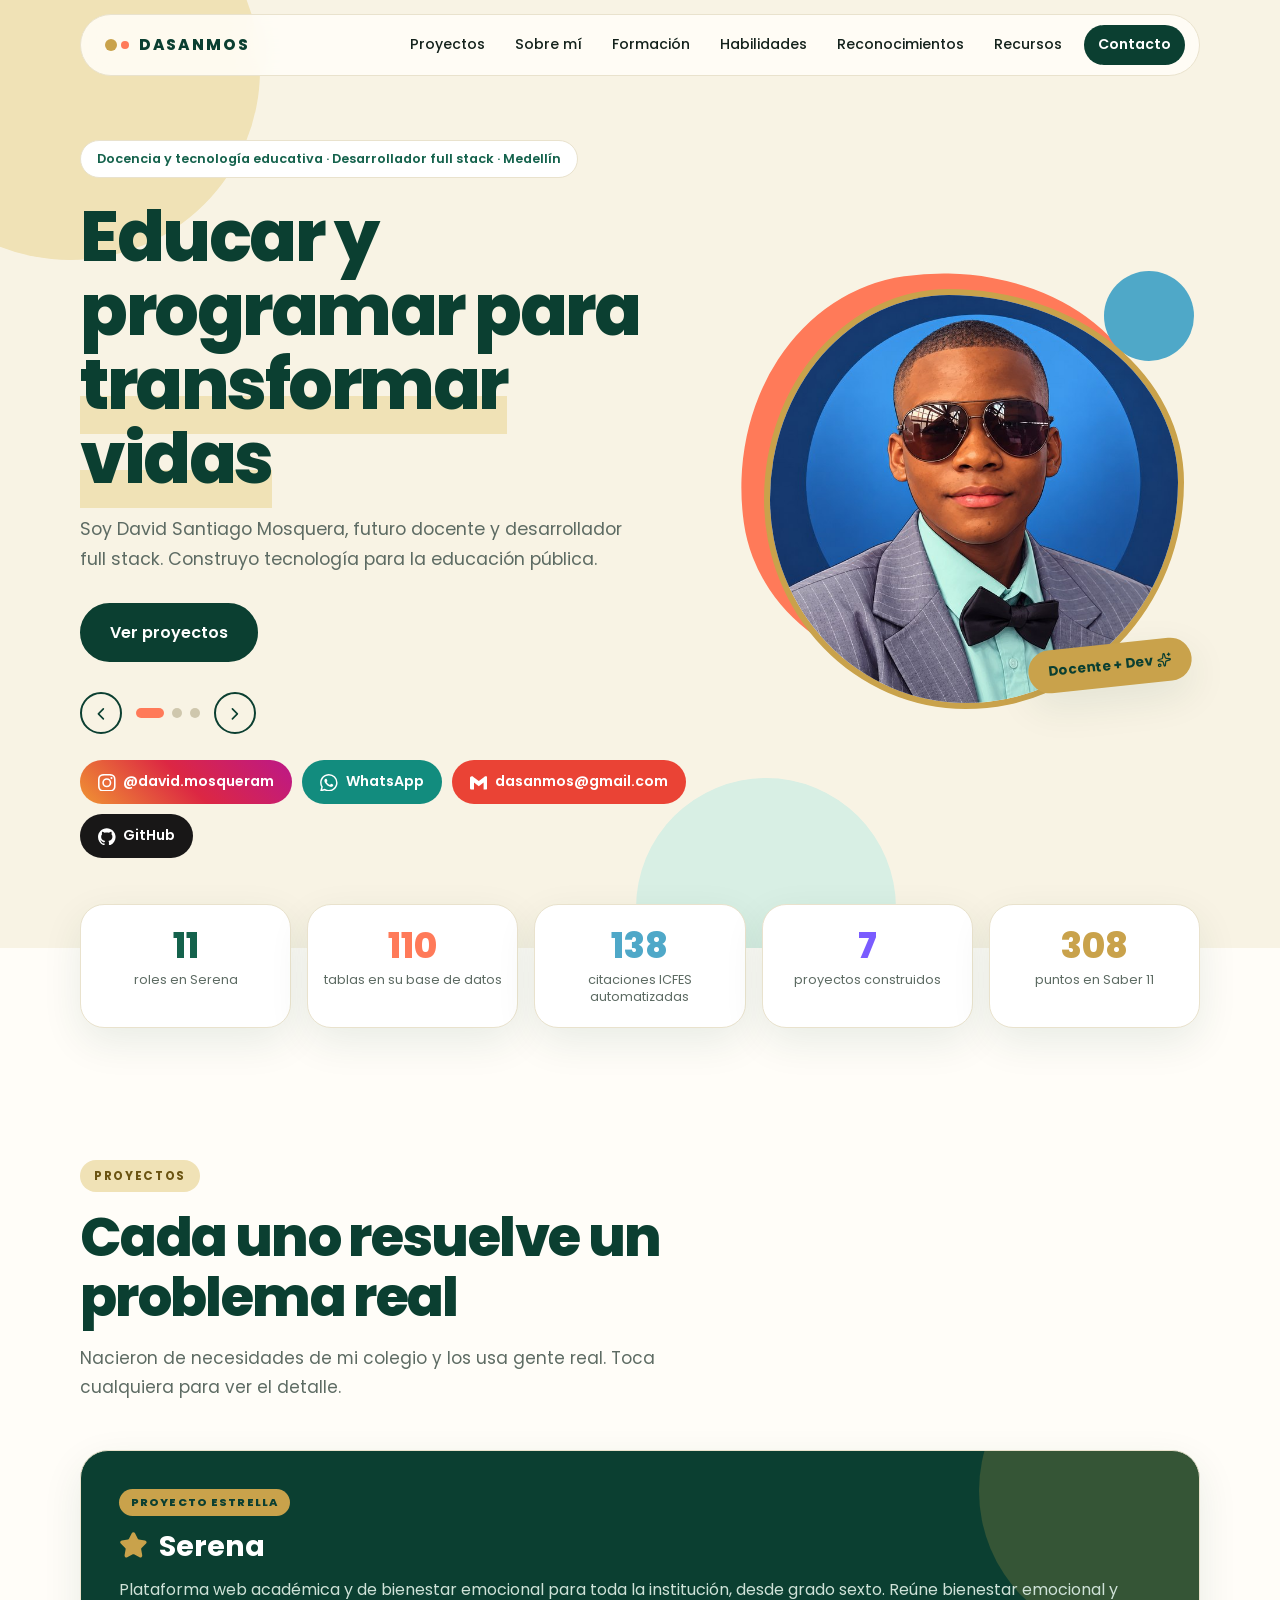
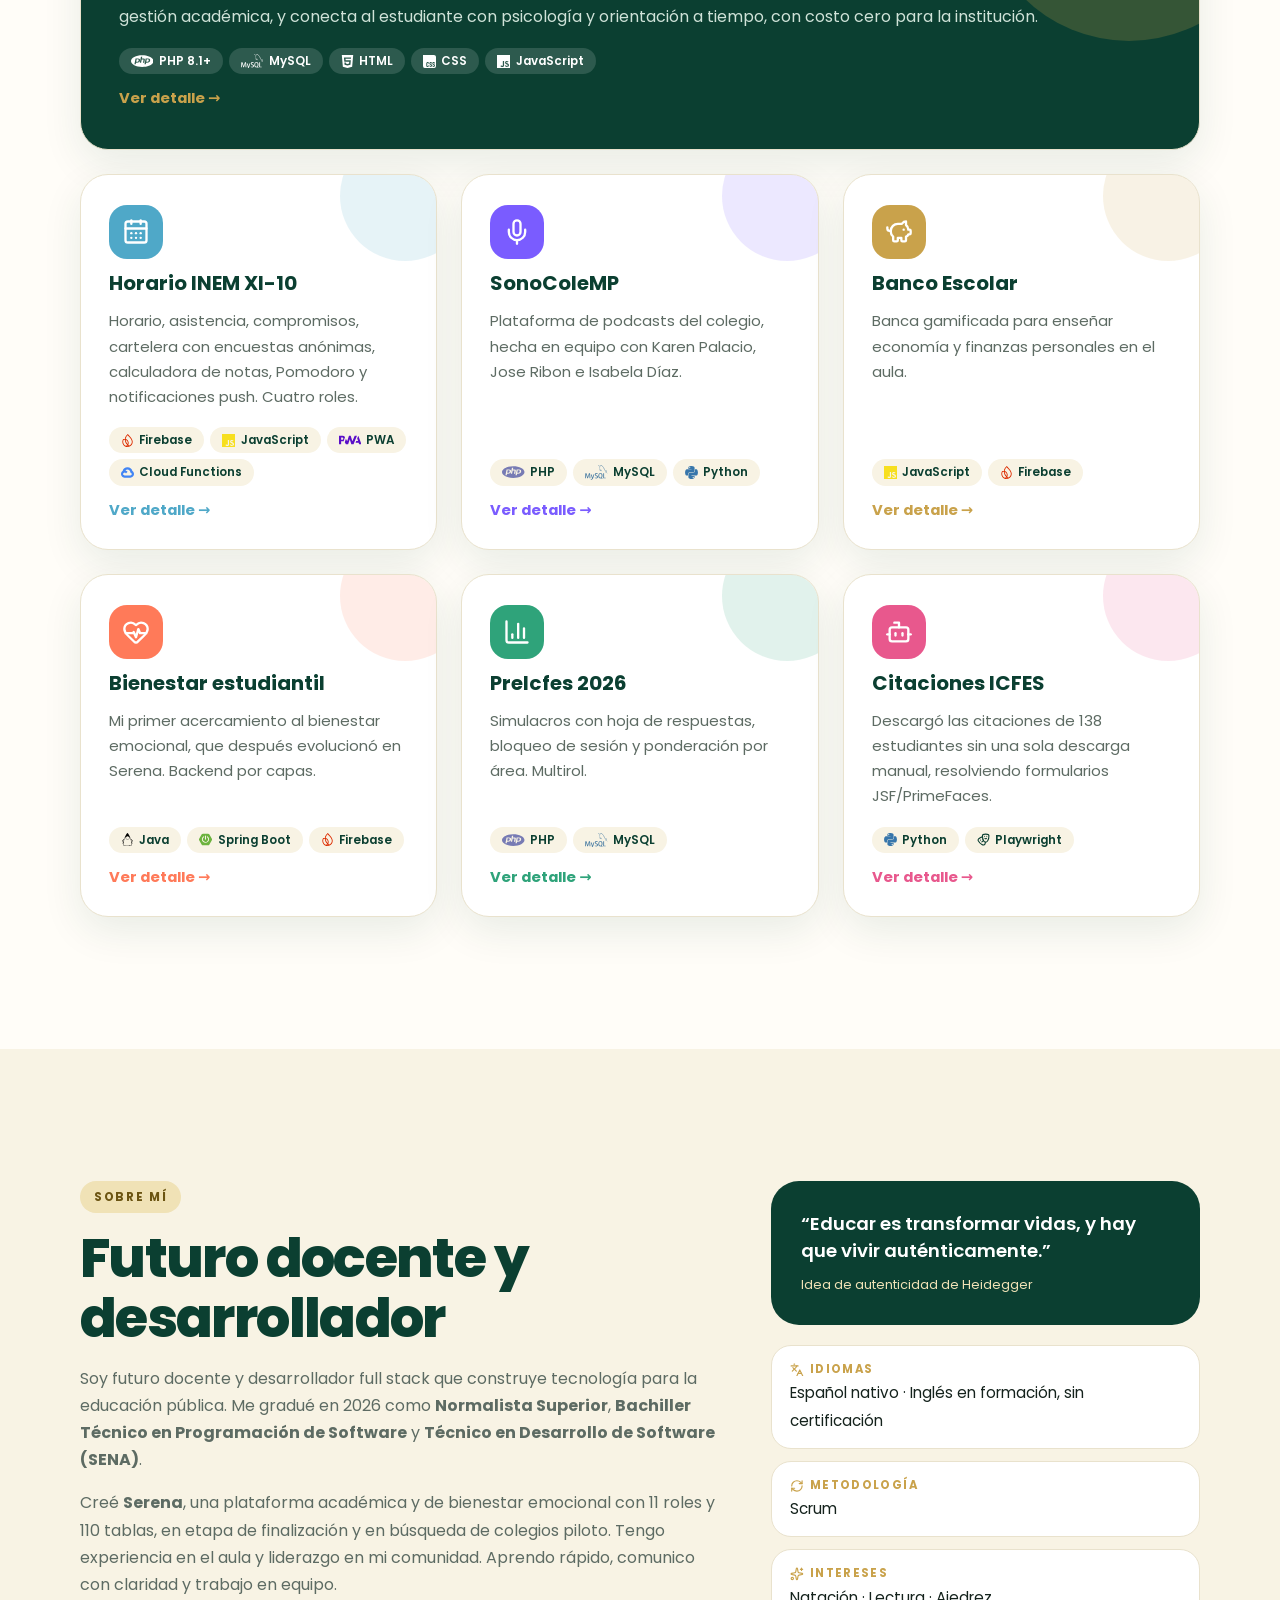
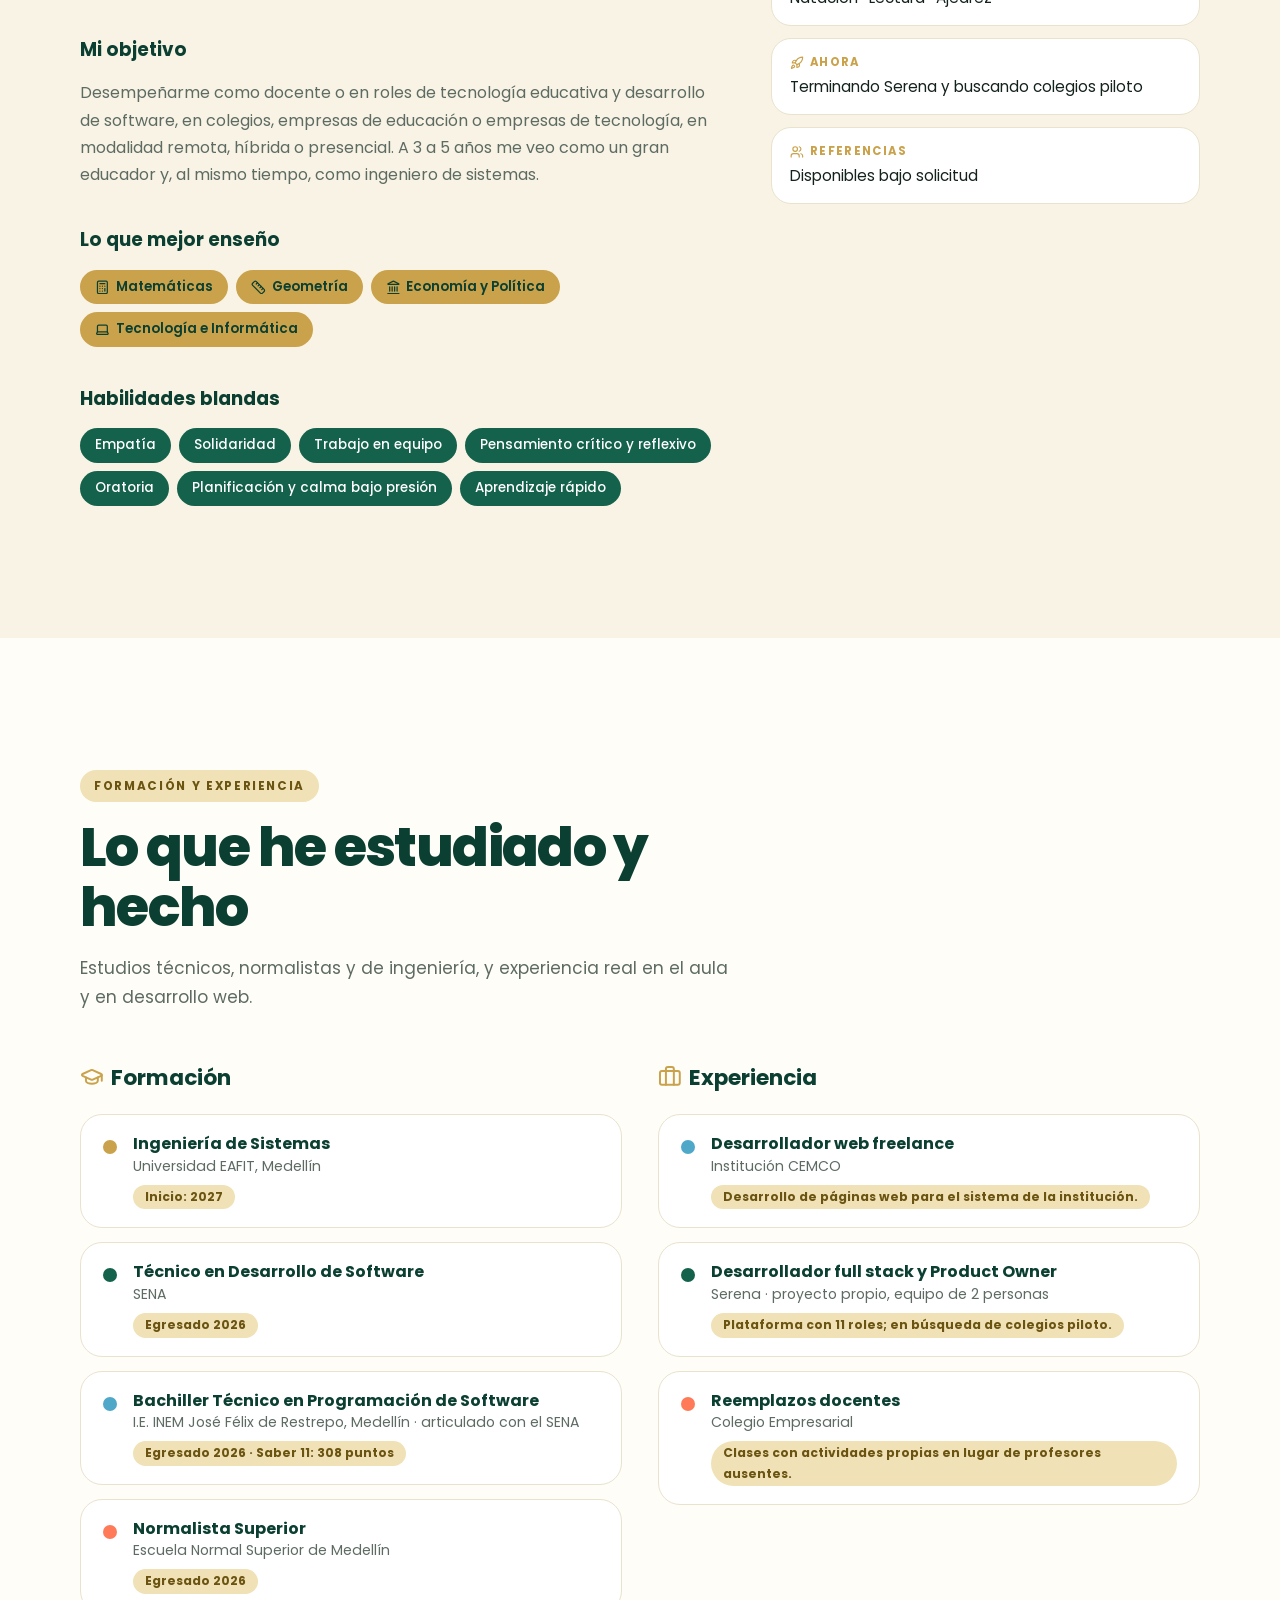
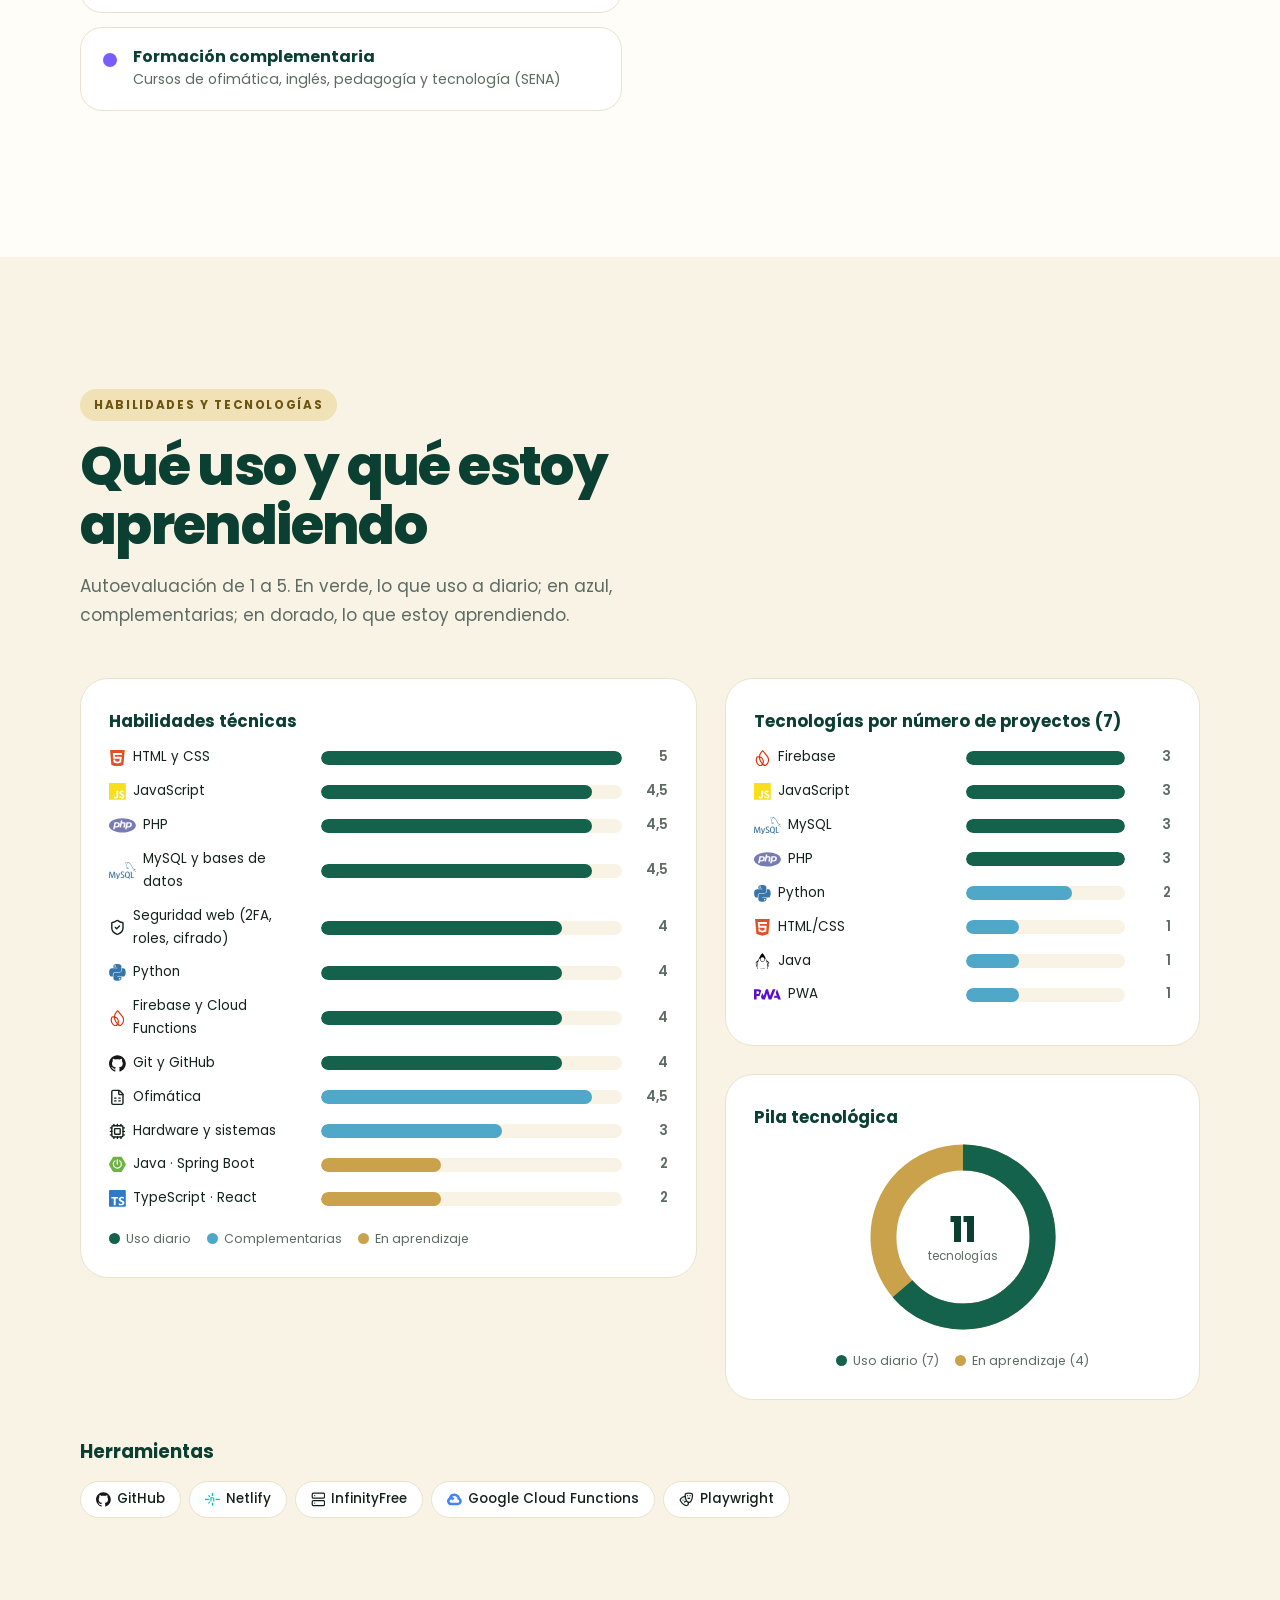
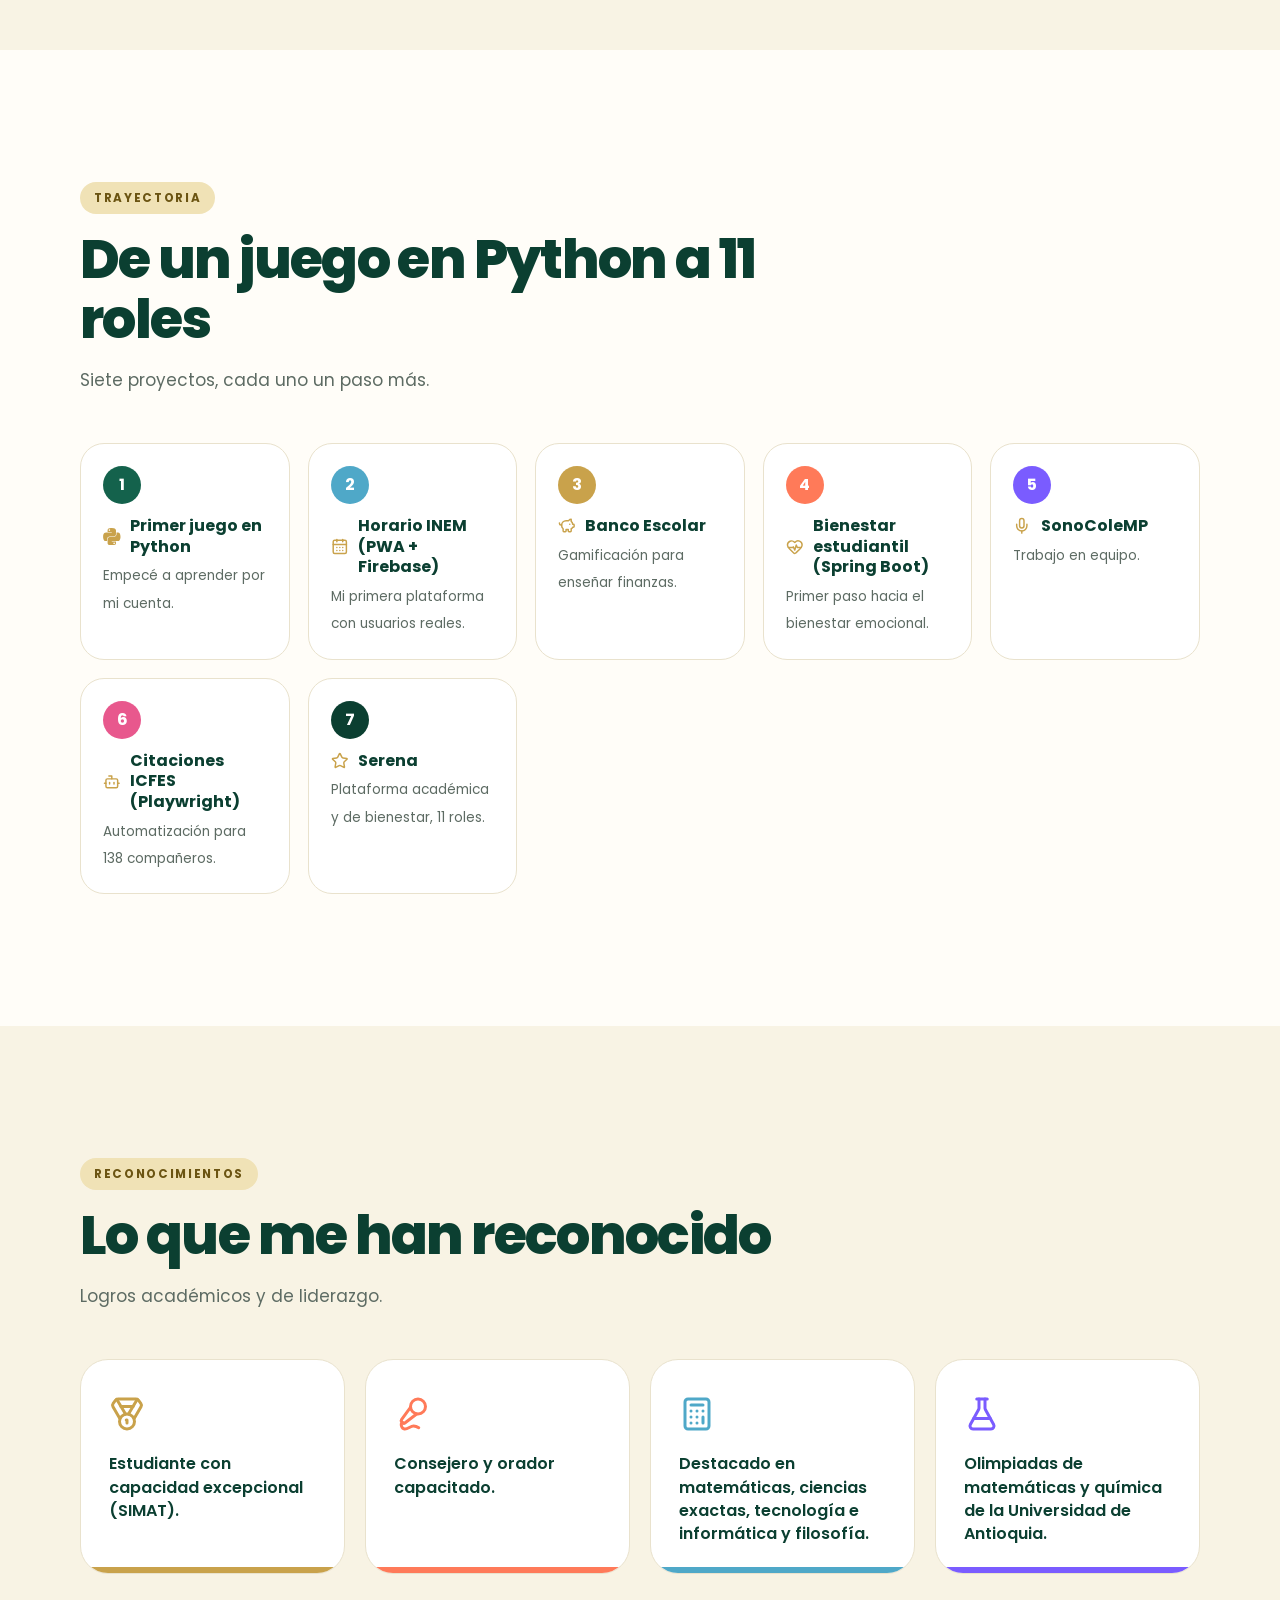
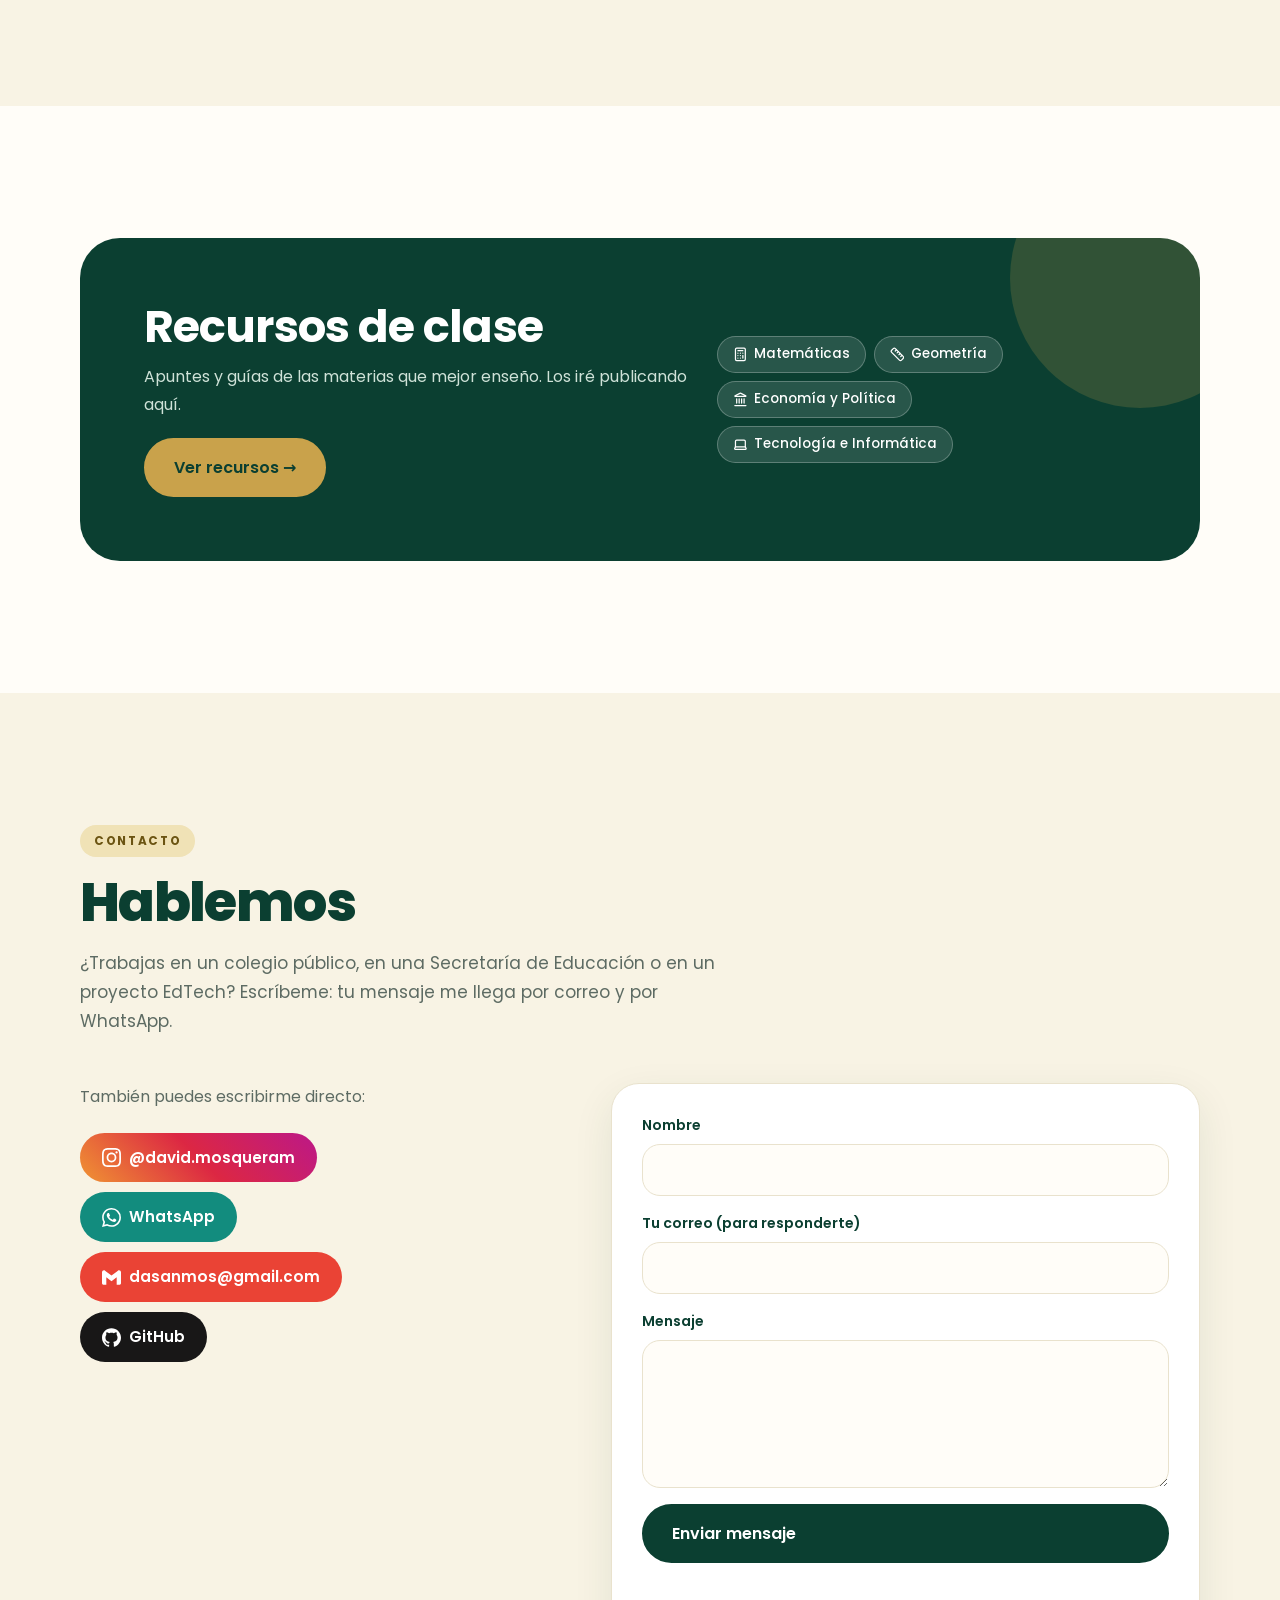
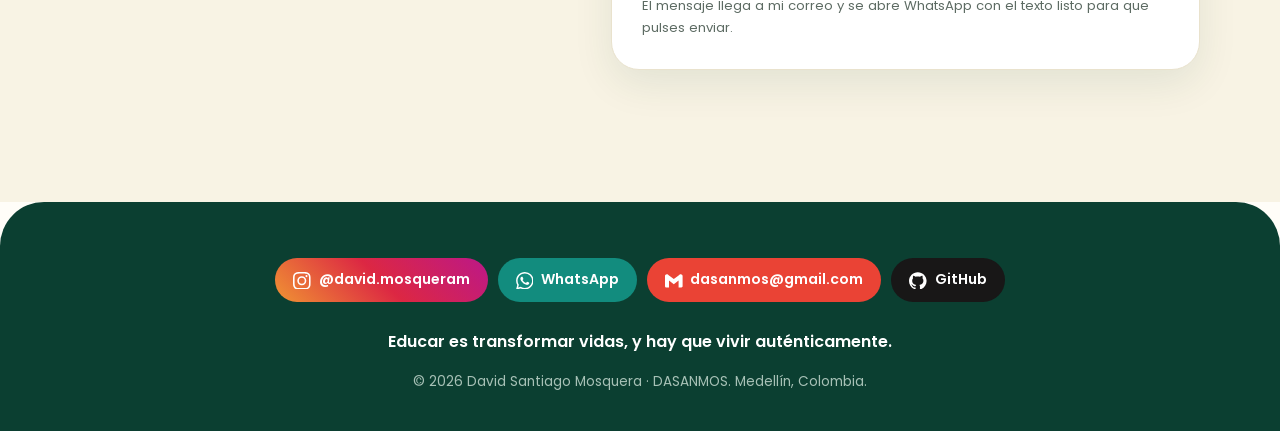
<file: index.html>
<!DOCTYPE html>
<html lang="es">
<head>
  <meta charset="UTF-8">
  <meta name="viewport" content="width=device-width, initial-scale=1">
  <title>DASANMOS · David Santiago Mosquera</title>
  <meta name="description" content="David Santiago Mosquera (DASANMOS): futuro docente y desarrollador full stack que construye tecnología para la educación pública. Medellín, Colombia.">
  <meta property="og:title" content="DASANMOS · David Santiago Mosquera">
  <meta property="og:description" content="David Santiago Mosquera (DASANMOS): futuro docente y desarrollador full stack que construye tecnología para la educación pública. Medellín, Colombia.">
  <meta property="og:type" content="website">
  <meta property="og:image" content="https://dasanmos.github.io/images/santi.jpg">
  <link rel="icon" href="images/favicon.svg" type="image/svg+xml">
  <link rel="preconnect" href="https://fonts.googleapis.com">
  <link rel="preconnect" href="https://fonts.gstatic.com" crossorigin>
  <link href="https://fonts.googleapis.com/css2?family=Poppins:wght@400;500;600;700;800&display=swap" rel="stylesheet">
  <link rel="stylesheet" href="css/styles.css">
</head>
<body>
<header class="nav" id="nav">
  <a class="brand" href="index.html"><span class="dot"></span>DASANMOS</a>
  <button class="burger" id="burger" aria-label="Abrir menú" aria-expanded="false"><span></span><span></span><span></span></button>
  <nav class="menu" id="menu">
    <a href="index.html#proyectos">Proyectos</a>
    <a href="index.html#sobre-mi">Sobre mí</a>
    <a href="index.html#formacion">Formación</a>
    <a href="index.html#habilidades">Habilidades</a>
    <a href="index.html#reconocimientos">Reconocimientos</a>
    <a href="recursos.html">Recursos</a>
    <a class="cta" href="index.html#contacto">Contacto</a>
  </nav>
</header>
<main>

<!-- HERO -->
<section class="hero" id="inicio">
  <div class="wrap hero-grid">
    <div>
      <span class="eyebrow">Docencia y tecnología educativa · Desarrollador full stack · Medellín</span>
      <div class="slides">
        <div class="slide active">
          <h1>Educar y programar para <span class="hl">transformar vidas</span></h1>
          <p>Soy David Santiago Mosquera, futuro docente y desarrollador full stack. Construyo tecnología para la educación pública.</p>
          <a class="btn" href="#proyectos">Ver proyectos</a>
        </div>
        <div class="slide">
          <h1>Serena: bienestar y <span class="hl">gestión académica</span></h1>
          <p>Una plataforma con 11 roles y 110 tablas, en etapa de finalización y en búsqueda de colegios piloto.</p>
          <a class="btn" href="proyectos/serena.html">Conocer Serena</a>
        </div>
        <div class="slide">
          <h1>Del código <span class="hl">al aula</span></h1>
          <p>He dado clases con actividades propias en lugar de profesores ausentes. En 3 a 5 años me veo como un gran educador y, a la vez, ingeniero de sistemas.</p>
          <a class="btn" href="#formacion">Mi formación</a>
        </div>
      </div>
      <div class="cui">
        <button class="arrow" id="prev" aria-label="Anterior"><svg class="i" viewBox="0 0 24 24" fill="none" stroke="currentColor" stroke-width="2" stroke-linecap="round" stroke-linejoin="round" aria-hidden="true"><path d="m15 18-6-6 6-6" /></svg></button>
        <div class="dots" id="dots"></div>
        <button class="arrow" id="next" aria-label="Siguiente"><svg class="i" viewBox="0 0 24 24" fill="none" stroke="currentColor" stroke-width="2" stroke-linecap="round" stroke-linejoin="round" aria-hidden="true"><path d="m9 18 6-6-6-6" /></svg></button>
      </div>
      <div class="socials">
      <a class="pill" style="--c:linear-gradient(45deg,#f09433,#dc2743,#bc1888)" href="https://www.instagram.com/david.mosqueram/" target="_blank" rel="noopener"><svg class="i" viewBox="0 0 24 24" fill="currentColor" aria-hidden="true"><path d="M7.0301.084c-1.2768.0602-2.1487.264-2.911.5634-.7888.3075-1.4575.72-2.1228 1.3877-.6652.6677-1.075 1.3368-1.3802 2.127-.2954.7638-.4956 1.6365-.552 2.914-.0564 1.2775-.0689 1.6882-.0626 4.947.0062 3.2586.0206 3.6671.0825 4.9473.061 1.2765.264 2.1482.5635 2.9107.308.7889.72 1.4573 1.388 2.1228.6679.6655 1.3365 1.0743 2.1285 1.38.7632.295 1.6361.4961 2.9134.552 1.2773.056 1.6884.069 4.9462.0627 3.2578-.0062 3.668-.0207 4.9478-.0814 1.28-.0607 2.147-.2652 2.9098-.5633.7889-.3086 1.4578-.72 2.1228-1.3881.665-.6682 1.0745-1.3378 1.3795-2.1284.2957-.7632.4966-1.636.552-2.9124.056-1.2809.0692-1.6898.063-4.948-.0063-3.2583-.021-3.6668-.0817-4.9465-.0607-1.2797-.264-2.1487-.5633-2.9117-.3084-.7889-.72-1.4568-1.3876-2.1228C21.2982 1.33 20.628.9208 19.8378.6165 19.074.321 18.2017.1197 16.9244.0645 15.6471.0093 15.236-.005 11.977.0014 8.718.0076 8.31.0215 7.0301.0839m.1402 21.6932c-1.17-.0509-1.8053-.2453-2.2287-.408-.5606-.216-.96-.4771-1.3819-.895-.422-.4178-.6811-.8186-.9-1.378-.1644-.4234-.3624-1.058-.4171-2.228-.0595-1.2645-.072-1.6442-.079-4.848-.007-3.2037.0053-3.583.0607-4.848.05-1.169.2456-1.805.408-2.2282.216-.5613.4762-.96.895-1.3816.4188-.4217.8184-.6814 1.3783-.9003.423-.1651 1.0575-.3614 2.227-.4171 1.2655-.06 1.6447-.072 4.848-.079 3.2033-.007 3.5835.005 4.8495.0608 1.169.0508 1.8053.2445 2.228.408.5608.216.96.4754 1.3816.895.4217.4194.6816.8176.9005 1.3787.1653.4217.3617 1.056.4169 2.2263.0602 1.2655.0739 1.645.0796 4.848.0058 3.203-.0055 3.5834-.061 4.848-.051 1.17-.245 1.8055-.408 2.2294-.216.5604-.4763.96-.8954 1.3814-.419.4215-.8181.6811-1.3783.9-.4224.1649-1.0577.3617-2.2262.4174-1.2656.0595-1.6448.072-4.8493.079-3.2045.007-3.5825-.006-4.848-.0608M16.953 5.5864A1.44 1.44 0 1 0 18.39 4.144a1.44 1.44 0 0 0-1.437 1.4424M5.8385 12.012c.0067 3.4032 2.7706 6.1557 6.173 6.1493 3.4026-.0065 6.157-2.7701 6.1506-6.1733-.0065-3.4032-2.771-6.1565-6.174-6.1498-3.403.0067-6.156 2.771-6.1496 6.1738M8 12.0077a4 4 0 1 1 4.008 3.9921A3.9996 3.9996 0 0 1 8 12.0077"/></svg> @david.mosqueram</a>
      <a class="pill" style="--c:#128C7E" href="https://wa.me/@david.mosqueram" target="_blank" rel="noopener"><svg class="i" viewBox="0 0 24 24" fill="currentColor" aria-hidden="true"><path d="M17.472 14.382c-.297-.149-1.758-.867-2.03-.967-.273-.099-.471-.148-.67.15-.197.297-.767.966-.94 1.164-.173.199-.347.223-.644.075-.297-.15-1.255-.463-2.39-1.475-.883-.788-1.48-1.761-1.653-2.059-.173-.297-.018-.458.13-.606.134-.133.298-.347.446-.52.149-.174.198-.298.298-.497.099-.198.05-.371-.025-.52-.075-.149-.669-1.612-.916-2.207-.242-.579-.487-.5-.669-.51-.173-.008-.371-.01-.57-.01-.198 0-.52.074-.792.372-.272.297-1.04 1.016-1.04 2.479 0 1.462 1.065 2.875 1.213 3.074.149.198 2.096 3.2 5.077 4.487.709.306 1.262.489 1.694.625.712.227 1.36.195 1.871.118.571-.085 1.758-.719 2.006-1.413.248-.694.248-1.289.173-1.413-.074-.124-.272-.198-.57-.347m-5.421 7.403h-.004a9.87 9.87 0 01-5.031-1.378l-.361-.214-3.741.982.998-3.648-.235-.374a9.86 9.86 0 01-1.51-5.26c.001-5.45 4.436-9.884 9.888-9.884 2.64 0 5.122 1.03 6.988 2.898a9.825 9.825 0 012.893 6.994c-.003 5.45-4.437 9.884-9.885 9.884m8.413-18.297A11.815 11.815 0 0012.05 0C5.495 0 .16 5.335.157 11.892c0 2.096.547 4.142 1.588 5.945L.057 24l6.305-1.654a11.882 11.882 0 005.683 1.448h.005c6.554 0 11.89-5.335 11.893-11.893a11.821 11.821 0 00-3.48-8.413Z"/></svg> WhatsApp</a>
      <a class="pill" style="--c:#EA4335" href="mailto:dasanmos@gmail.com"><svg class="i" viewBox="0 0 24 24" fill="currentColor" aria-hidden="true"><path d="M24 5.457v13.909c0 .904-.732 1.636-1.636 1.636h-3.819V11.73L12 16.64l-6.545-4.91v9.273H1.636A1.636 1.636 0 0 1 0 19.366V5.457c0-2.023 2.309-3.178 3.927-1.964L5.455 4.64 12 9.548l6.545-4.91 1.528-1.145C21.69 2.28 24 3.434 24 5.457z"/></svg> dasanmos@gmail.com</a>
      <a class="pill" style="--c:#181717" href="https://github.com/dasanmos" target="_blank" rel="noopener"><svg class="i" viewBox="0 0 24 24" fill="currentColor" aria-hidden="true"><path d="M12 .297c-6.63 0-12 5.373-12 12 0 5.303 3.438 9.8 8.205 11.385.6.113.82-.258.82-.577 0-.285-.01-1.04-.015-2.04-3.338.724-4.042-1.61-4.042-1.61C4.422 18.07 3.633 17.7 3.633 17.7c-1.087-.744.084-.729.084-.729 1.205.084 1.838 1.236 1.838 1.236 1.07 1.835 2.809 1.305 3.495.998.108-.776.417-1.305.76-1.605-2.665-.3-5.466-1.332-5.466-5.93 0-1.31.465-2.38 1.235-3.22-.135-.303-.54-1.523.105-3.176 0 0 1.005-.322 3.3 1.23.96-.267 1.98-.399 3-.405 1.02.006 2.04.138 3 .405 2.28-1.552 3.285-1.23 3.285-1.23.645 1.653.24 2.873.12 3.176.765.84 1.23 1.91 1.23 3.22 0 4.61-2.805 5.625-5.475 5.92.42.36.81 1.096.81 2.22 0 1.606-.015 2.896-.015 3.286 0 .315.21.69.825.57C20.565 22.092 24 17.592 24 12.297c0-6.627-5.373-12-12-12"/></svg> GitHub</a>
    </div>
    </div>
    <div class="hero-photo">
      <img src="images/santi.jpg" alt="David Santiago Mosquera" width="420" height="420">
      <span class="sticker">Docente + Dev <svg class="i" viewBox="0 0 24 24" fill="none" stroke="currentColor" stroke-width="2" stroke-linecap="round" stroke-linejoin="round" aria-hidden="true"><path d="M11.017 2.814a1 1 0 0 1 1.966 0l1.051 5.558a2 2 0 0 0 1.594 1.594l5.558 1.051a1 1 0 0 1 0 1.966l-5.558 1.051a2 2 0 0 0-1.594 1.594l-1.051 5.558a1 1 0 0 1-1.966 0l-1.051-5.558a2 2 0 0 0-1.594-1.594l-5.558-1.051a1 1 0 0 1 0-1.966l5.558-1.051a2 2 0 0 0 1.594-1.594z" /> <path d="M20 2v4" /> <path d="M22 4h-4" /> <circle cx="4" cy="20" r="2" /></svg></span>
    </div>
  </div>
</section>

<!-- CIFRAS -->
<div class="wrap">
  <div class="strip">
    <div style="--c:var(--green2)"><b data-n="11">11</b><span>roles en Serena</span></div>
    <div style="--c:var(--coral)"><b data-n="110">110</b><span>tablas en su base de datos</span></div>
    <div style="--c:var(--sky)"><b data-n="138">138</b><span>citaciones ICFES automatizadas</span></div>
    <div style="--c:var(--violet)"><b data-n="7">7</b><span>proyectos construidos</span></div>
    <div style="--c:var(--gold)"><b data-n="308">308</b><span>puntos en Saber 11</span></div>
  </div>
</div>

<!-- PROYECTOS -->
<section class="section" id="proyectos">
  <div class="wrap">
    <span class="kicker">Proyectos</span>
    <h2 class="title">Cada uno resuelve un problema real</h2>
    <p class="lead">Nacieron de necesidades de mi colegio y los usa gente real. Toca cualquiera para ver el detalle.</p>
    <div class="cards">
      <article class="card star reveal" style="--c:var(--green2)">
        <div class="body">
          <span class="tagstar">Proyecto estrella</span>
          <h3><svg class="i" viewBox="0 0 24 24" fill="none" stroke="currentColor" stroke-width="2" stroke-linecap="round" stroke-linejoin="round" aria-hidden="true"><path d="M11.525 2.295a.53.53 0 0 1 .95 0l2.31 4.679a2.123 2.123 0 0 0 1.595 1.16l5.166.756a.53.53 0 0 1 .294.904l-3.736 3.638a2.123 2.123 0 0 0-.611 1.878l.882 5.14a.53.53 0 0 1-.771.56l-4.618-2.428a2.122 2.122 0 0 0-1.973 0L6.396 21.01a.53.53 0 0 1-.77-.56l.881-5.139a2.122 2.122 0 0 0-.611-1.879L2.16 9.795a.53.53 0 0 1 .294-.906l5.165-.755a2.122 2.122 0 0 0 1.597-1.16z" /></svg> Serena</h3>
          <p>Plataforma web académica y de bienestar emocional para toda la institución, desde grado sexto. Reúne bienestar emocional y gestión académica, y conecta al estudiante con psicología y orientación a tiempo, con costo cero para la institución.</p>
          <div class="stack"><span><svg class="i b w" style="--b:#777BB4" viewBox="0 4.5 24 15" fill="currentColor" aria-hidden="true"><path d="M7.01 10.207h-.944l-.515 2.648h.838c.556 0 .97-.105 1.242-.314.272-.21.455-.559.55-1.049.092-.47.05-.802-.124-.995-.175-.193-.523-.29-1.047-.29zM12 5.688C5.373 5.688 0 8.514 0 12s5.373 6.313 12 6.313S24 15.486 24 12c0-3.486-5.373-6.312-12-6.312zm-3.26 7.451c-.261.25-.575.438-.917.551-.336.108-.765.164-1.285.164H5.357l-.327 1.681H3.652l1.23-6.326h2.65c.797 0 1.378.209 1.744.628.366.418.476 1.002.33 1.752a2.836 2.836 0 0 1-.305.847c-.143.255-.33.49-.561.703zm4.024.715l.543-2.799c.063-.318.039-.536-.068-.651-.107-.116-.336-.174-.687-.174H11.46l-.704 3.625H9.388l1.23-6.327h1.367l-.327 1.682h1.218c.767 0 1.295.134 1.586.401s.378.7.263 1.299l-.572 2.944h-1.389zm7.597-2.265a2.782 2.782 0 0 1-.305.847c-.143.255-.33.49-.561.703a2.44 2.44 0 0 1-.917.551c-.336.108-.765.164-1.286.164h-1.18l-.327 1.682h-1.378l1.23-6.326h2.649c.797 0 1.378.209 1.744.628.366.417.477 1.001.331 1.751zM17.766 10.207h-.943l-.516 2.648h.838c.557 0 .971-.105 1.242-.314.272-.21.455-.559.551-1.049.092-.47.049-.802-.125-.995s-.524-.29-1.047-.29z"/></svg>PHP 8.1+</span><span><svg class="i b w" style="--b:#4479A1" viewBox="0 4.5 24 15" fill="currentColor" aria-hidden="true"><path d="M16.405 5.501c-.115 0-.193.014-.274.033v.013h.014c.054.104.146.18.214.273.054.107.1.214.154.32l.014-.015c.094-.066.14-.172.14-.333-.04-.047-.046-.094-.08-.14-.04-.067-.126-.1-.18-.153zM5.77 18.695h-.927a50.854 50.854 0 00-.27-4.41h-.008l-1.41 4.41H2.45l-1.4-4.41h-.01a72.892 72.892 0 00-.195 4.41H0c.055-1.966.192-3.81.41-5.53h1.15l1.335 4.064h.008l1.347-4.064h1.095c.242 2.015.384 3.86.428 5.53zm4.017-4.08c-.378 2.045-.876 3.533-1.492 4.46-.482.716-1.01 1.073-1.583 1.073-.153 0-.34-.046-.566-.138v-.494c.11.017.24.026.386.026.268 0 .483-.075.647-.222.197-.18.295-.382.295-.605 0-.155-.077-.47-.23-.944L6.23 14.615h.91l.727 2.36c.164.536.233.91.205 1.123.4-1.064.678-2.227.835-3.483zm12.325 4.08h-2.63v-5.53h.885v4.85h1.745zm-3.32.135l-1.016-.5c.09-.076.177-.158.255-.25.433-.506.648-1.258.648-2.253 0-1.83-.718-2.746-2.155-2.746-.704 0-1.254.232-1.65.697-.43.508-.646 1.256-.646 2.245 0 .972.19 1.686.574 2.14.35.41.877.615 1.583.615.264 0 .506-.033.725-.098l1.325.772.36-.622zM15.5 17.588c-.225-.36-.337-.94-.337-1.736 0-1.393.424-2.09 1.27-2.09.443 0 .77.167.977.5.224.362.336.936.336 1.723 0 1.404-.424 2.108-1.27 2.108-.445 0-.77-.167-.978-.5zm-1.658-.425c0 .47-.172.856-.516 1.156-.344.3-.803.45-1.384.45-.543 0-1.064-.172-1.573-.515l.237-.476c.438.22.833.328 1.19.328.332 0 .593-.073.783-.22a.754.754 0 00.3-.615c0-.33-.23-.61-.648-.845-.388-.213-1.163-.657-1.163-.657-.422-.307-.632-.636-.632-1.177 0-.45.157-.81.47-1.085.315-.278.72-.415 1.22-.415.512 0 .98.136 1.4.41l-.213.476a2.726 2.726 0 00-1.064-.23c-.283 0-.502.068-.654.206a.685.685 0 00-.248.524c0 .328.234.61.666.85.393.215 1.187.67 1.187.67.433.305.648.63.648 1.168zm9.382-5.852c-.535-.014-.95.04-1.297.188-.1.04-.26.04-.274.167.055.053.063.14.11.214.08.134.218.313.346.407.14.11.28.216.427.31.26.16.555.255.81.416.145.094.293.213.44.313.073.05.12.14.214.172v-.02c-.046-.06-.06-.147-.105-.214-.067-.067-.134-.127-.2-.193a3.223 3.223 0 00-.695-.675c-.214-.146-.682-.35-.77-.595l-.013-.014c.146-.013.32-.066.46-.106.227-.06.435-.047.67-.106.106-.027.213-.06.32-.094v-.06c-.12-.12-.21-.283-.334-.395a8.867 8.867 0 00-1.104-.823c-.21-.134-.476-.22-.697-.334-.08-.04-.214-.06-.26-.127-.12-.146-.19-.34-.275-.514a17.69 17.69 0 01-.547-1.163c-.12-.262-.193-.523-.34-.763-.69-1.137-1.437-1.826-2.586-2.5-.247-.14-.543-.2-.856-.274-.167-.008-.334-.02-.5-.027-.11-.047-.216-.174-.31-.235-.38-.24-1.364-.76-1.644-.072-.18.434.267.862.422 1.082.115.153.26.328.34.5.047.116.06.235.107.356.106.294.207.622.347.897.073.14.153.287.247.413.054.073.146.107.167.227-.094.136-.1.334-.154.5-.24.757-.146 1.693.194 2.25.107.166.362.534.703.393.3-.12.234-.5.32-.835.02-.08.007-.133.048-.187v.015c.094.188.188.367.274.555.206.328.566.668.867.895.16.12.287.328.487.402v-.02h-.015c-.043-.058-.1-.086-.154-.133a3.445 3.445 0 01-.35-.4 8.76 8.76 0 01-.747-1.218c-.11-.21-.202-.436-.29-.643-.04-.08-.04-.2-.107-.24-.1.146-.247.273-.32.453-.127.288-.14.642-.188 1.01-.027.007-.014 0-.027.014-.214-.052-.287-.274-.367-.46-.2-.475-.233-1.238-.06-1.785.047-.14.247-.582.167-.716-.042-.127-.174-.2-.247-.303a2.478 2.478 0 01-.24-.427c-.16-.374-.24-.788-.414-1.162-.08-.173-.22-.354-.334-.513-.127-.18-.267-.307-.368-.52-.033-.073-.08-.194-.027-.274.014-.054.042-.075.094-.09.088-.072.335.022.422.062.247.1.455.194.662.334.094.066.195.193.315.226h.14c.214.047.455.014.655.073.355.114.675.28.962.46a5.953 5.953 0 012.085 2.286c.08.154.115.295.188.455.14.33.313.663.455.982.14.315.275.636.476.897.1.14.502.213.682.286.133.06.34.115.46.188.23.14.454.3.67.454.11.076.443.243.463.378z"/></svg>MySQL</span><span><svg class="i b" style="--b:#E34F26" viewBox="0 0 24 24" fill="currentColor" aria-hidden="true"><path d="M1.5 0h21l-1.91 21.563L11.977 24l-8.564-2.438L1.5 0zm7.031 9.75l-.232-2.718 10.059.003.23-2.622L5.412 4.41l.698 8.01h9.126l-.326 3.426-2.91.804-2.955-.81-.188-2.11H6.248l.33 4.171L12 19.351l5.379-1.443.744-8.157H8.531z"/></svg>HTML</span><span><svg class="i b" style="--b:#663399" viewBox="0 0 24 24" fill="currentColor" aria-hidden="true"><path d="M0 0v20.16A3.84 3.84 0 0 0 3.84 24h16.32A3.84 3.84 0 0 0 24 20.16V3.84A3.84 3.84 0 0 0 20.16 0Zm14.256 13.08c1.56 0 2.28 1.08 2.304 2.64h-1.608c.024-.288-.048-.6-.144-.84-.096-.192-.288-.264-.552-.264-.456 0-.696.264-.696.84-.024.576.288.888.768 1.08.72.288 1.608.744 1.92 1.296q.432.648.432 1.656c0 1.608-.912 2.592-2.496 2.592-1.656 0-2.4-1.032-2.424-2.688h1.68c0 .792.264 1.176.792 1.176.264 0 .456-.072.552-.24.192-.312.24-1.176-.048-1.512-.312-.408-.912-.6-1.32-.816q-.828-.396-1.224-.936c-.24-.36-.36-.888-.36-1.536 0-1.44.936-2.472 2.424-2.448m5.4 0c1.584 0 2.304 1.08 2.328 2.64h-1.608c0-.288-.048-.6-.168-.84-.096-.192-.264-.264-.528-.264-.48 0-.72.264-.72.84s.288.888.792 1.08c.696.288 1.608.744 1.92 1.296.264.432.408.984.408 1.656.024 1.608-.888 2.592-2.472 2.592-1.68 0-2.424-1.056-2.448-2.688h1.68c0 .744.264 1.176.792 1.176.264 0 .456-.072.552-.24.216-.312.264-1.176-.048-1.512-.288-.408-.888-.6-1.32-.816-.552-.264-.96-.576-1.2-.936s-.36-.888-.36-1.536c-.024-1.44.912-2.472 2.4-2.448m-11.031.018c.711-.006 1.419.198 1.839.63.432.432.672 1.128.648 1.992H9.336c.024-.456-.096-.792-.432-.96-.312-.144-.768-.048-.888.24-.12.264-.192.576-.168.864v3.504c0 .744.264 1.128.768 1.128a.65.65 0 0 0 .552-.264c.168-.24.192-.552.168-.84h1.776c.096 1.632-.984 2.712-2.568 2.688-1.536 0-2.496-.864-2.472-2.472v-4.032c0-.816.24-1.44.696-1.848.432-.408 1.146-.624 1.857-.63"/></svg>CSS</span><span><svg class="i b" style="--b:#F7DF1E" viewBox="0 0 24 24" fill="currentColor" aria-hidden="true"><path d="M0 0h24v24H0V0zm22.034 18.276c-.175-1.095-.888-2.015-3.003-2.873-.736-.345-1.554-.585-1.797-1.14-.091-.33-.105-.51-.046-.705.15-.646.915-.84 1.515-.66.39.12.75.42.976.9 1.034-.676 1.034-.676 1.755-1.125-.27-.42-.404-.601-.586-.78-.63-.705-1.469-1.065-2.834-1.034l-.705.089c-.676.165-1.32.525-1.71 1.005-1.14 1.291-.811 3.541.569 4.471 1.365 1.02 3.361 1.244 3.616 2.205.24 1.17-.87 1.545-1.966 1.41-.811-.18-1.26-.586-1.755-1.336l-1.83 1.051c.21.48.45.689.81 1.109 1.74 1.756 6.09 1.666 6.871-1.004.029-.09.24-.705.074-1.65l.046.067zm-8.983-7.245h-2.248c0 1.938-.009 3.864-.009 5.805 0 1.232.063 2.363-.138 2.711-.33.689-1.18.601-1.566.48-.396-.196-.597-.466-.83-.855-.063-.105-.11-.196-.127-.196l-1.825 1.125c.305.63.75 1.172 1.324 1.517.855.51 2.004.675 3.207.405.783-.226 1.458-.691 1.811-1.411.51-.93.402-2.07.397-3.346.012-2.054 0-4.109 0-6.179l.004-.056z"/></svg>JavaScript</span></div>
          <a class="more" href="proyectos/serena.html">Ver detalle →</a>
        </div>
      </article>
      <article class="card reveal" style="--c:var(--sky)">
          <div class="ico"><svg class="i" viewBox="0 0 24 24" fill="none" stroke="currentColor" stroke-width="2" stroke-linecap="round" stroke-linejoin="round" aria-hidden="true"><path d="M8 2v3" /> <path d="M16 2v3" /> <rect x="3" y="3" width="18" height="18" rx="2" /> <path d="M3 9h18" /> <path d="M8 13h.01" /> <path d="M12 13h.01" /> <path d="M16 13h.01" /> <path d="M8 17h.01" /> <path d="M12 17h.01" /> <path d="M16 17h.01" /></svg></div>
          <h3>Horario INEM XI-10</h3>
          <p>Horario, asistencia, compromisos, cartelera con encuestas anónimas, calculadora de notas, Pomodoro y notificaciones push. Cuatro roles.</p>
          <div class="stack"><span><svg class="i b" style="--b:#DD2C00" viewBox="0 0 24 24" fill="currentColor" aria-hidden="true"><path d="M19.455 8.369c-.538-.748-1.778-2.285-3.681-4.569-.826-.991-1.535-1.832-1.884-2.245a146 146 0 0 0-.488-.576l-.207-.245-.113-.133-.022-.032-.01-.005L12.57 0l-.609.488c-1.555 1.246-2.828 2.851-3.681 4.64-.523 1.064-.864 2.105-1.043 3.176-.047.241-.088.489-.121.738-.209-.017-.421-.028-.632-.033-.018-.001-.035-.002-.059-.003a7.46 7.46 0 0 0-2.28.274l-.317.089-.163.286c-.765 1.342-1.198 2.869-1.252 4.416-.07 2.01.477 3.954 1.583 5.625 1.082 1.633 2.61 2.882 4.42 3.611l.236.095.071.025.003-.001a9.59 9.59 0 0 0 2.941.568q.171.006.342.006c1.273 0 2.513-.249 3.69-.742l.008.004.313-.145a9.63 9.63 0 0 0 3.927-3.335c1.01-1.49 1.577-3.234 1.641-5.042.075-2.161-.643-4.304-2.133-6.371m-7.083 6.695c.328 1.244.264 2.44-.191 3.558-1.135-1.12-1.967-2.352-2.475-3.665-.543-1.404-.87-2.74-.974-3.975.48.157.922.366 1.315.622 1.132.737 1.914 1.902 2.325 3.461zm.207 6.022c.482.368.99.712 1.513 1.028-.771.21-1.565.302-2.369.273a8 8 0 0 1-.373-.022c.458-.394.869-.823 1.228-1.279zm1.347-6.431c-.516-1.957-1.527-3.437-3.002-4.398-.647-.421-1.385-.741-2.194-.95.011-.134.026-.268.043-.4.014-.113.03-.216.046-.313.133-.689.332-1.37.589-2.025.099-.25.206-.499.321-.74l.004-.008c.177-.358.376-.719.61-1.105l.092-.152-.003-.001c.544-.851 1.197-1.627 1.942-2.311l.288.341c.672.796 1.304 1.548 1.878 2.237 1.291 1.549 2.966 3.583 3.612 4.48 1.277 1.771 1.893 3.579 1.83 5.375-.049 1.395-.461 2.755-1.195 3.933-.694 1.116-1.661 2.05-2.8 2.708-.636-.318-1.559-.839-2.539-1.599.79-1.575.952-3.28.479-5.072zm-2.575 5.397c-.725.939-1.587 1.55-2.09 1.856-.081-.029-.163-.06-.243-.093l-.065-.026c-1.49-.616-2.747-1.656-3.635-3.01-.907-1.384-1.356-2.993-1.298-4.653.041-1.19.338-2.327.882-3.379.316-.07.638-.114.96-.131l.084-.002c.162-.003.324-.003.478 0 .227.011.454.035.677.07.073 1.513.445 3.145 1.105 4.852.637 1.644 1.694 3.162 3.144 4.515z"/></svg>Firebase</span><span><svg class="i b" style="--b:#F7DF1E" viewBox="0 0 24 24" fill="currentColor" aria-hidden="true"><path d="M0 0h24v24H0V0zm22.034 18.276c-.175-1.095-.888-2.015-3.003-2.873-.736-.345-1.554-.585-1.797-1.14-.091-.33-.105-.51-.046-.705.15-.646.915-.84 1.515-.66.39.12.75.42.976.9 1.034-.676 1.034-.676 1.755-1.125-.27-.42-.404-.601-.586-.78-.63-.705-1.469-1.065-2.834-1.034l-.705.089c-.676.165-1.32.525-1.71 1.005-1.14 1.291-.811 3.541.569 4.471 1.365 1.02 3.361 1.244 3.616 2.205.24 1.17-.87 1.545-1.966 1.41-.811-.18-1.26-.586-1.755-1.336l-1.83 1.051c.21.48.45.689.81 1.109 1.74 1.756 6.09 1.666 6.871-1.004.029-.09.24-.705.074-1.65l.046.067zm-8.983-7.245h-2.248c0 1.938-.009 3.864-.009 5.805 0 1.232.063 2.363-.138 2.711-.33.689-1.18.601-1.566.48-.396-.196-.597-.466-.83-.855-.063-.105-.11-.196-.127-.196l-1.825 1.125c.305.63.75 1.172 1.324 1.517.855.51 2.004.675 3.207.405.783-.226 1.458-.691 1.811-1.411.51-.93.402-2.07.397-3.346.012-2.054 0-4.109 0-6.179l.004-.056z"/></svg>JavaScript</span><span><svg class="i b w" style="--b:#5A0FC8" viewBox="0 4.5 24 15" fill="currentColor" aria-hidden="true"><path d="M20.5967 7.482L24 16.518h-2.5098l-.5816-1.6184h-3.2452l.6933-1.7532h2.0019l-.95-2.6597 1.1881-3.0047zm-8.111 0l1.7722 5.8393L16.75 7.482h2.4154l-3.6433 9.036h-2.3833l-1.6395-5.2366-1.7196 5.2366h-2.377l-1.233-2.1161 1.2144-3.7415 1.342 2.6609 1.9029-5.8393h1.8566zm-8.7453 0c1.0635 0 1.8713.3055 2.4234.9166a2.647 2.647 0 01.2806.3684l-1.0753 3.3128-.3847 1.1854c-.352.1006-.7533.1509-1.204.1509H2.2928v3.102H0V7.482zm-.5816 1.7532h-.866v2.4276h.8597c.5577 0 .9406-.1194 1.1485-.3582.1896-.215.2845-.5058.2845-.8724 0-.364-.1079-.6544-.3235-.8714-.2157-.217-.5834-.3256-1.1032-.3256z"/></svg>PWA</span><span><svg class="i b" style="--b:#4285F4" viewBox="0 0 24 24" fill="currentColor" aria-hidden="true"><path d="M12.19 2.38a9.344 9.344 0 0 0-9.234 6.893c.053-.02-.055.013 0 0-3.875 2.551-3.922 8.11-.247 10.941l.006-.007-.007.03a6.717 6.717 0 0 0 4.077 1.356h5.173l.03.03h5.192c6.687.053 9.376-8.605 3.835-12.35a9.365 9.365 0 0 0-2.821-4.552l-.043.043.006-.05A9.344 9.344 0 0 0 12.19 2.38zm-.358 4.146c1.244-.04 2.518.368 3.486 1.15a5.186 5.186 0 0 1 1.862 4.078v.518c3.53-.07 3.53 5.262 0 5.193h-5.193l-.008.009v-.04H6.785a2.59 2.59 0 0 1-1.067-.23h.001a2.597 2.597 0 1 1 3.437-3.437l3.013-3.012A6.747 6.747 0 0 0 8.11 8.24c.018-.01.04-.026.054-.023a5.186 5.186 0 0 1 3.67-1.69z"/></svg>Cloud Functions</span></div>
          <a class="more" href="proyectos/horario-inem.html">Ver detalle →</a>
        </article><article class="card reveal" style="--c:var(--violet)">
          <div class="ico"><svg class="i" viewBox="0 0 24 24" fill="none" stroke="currentColor" stroke-width="2" stroke-linecap="round" stroke-linejoin="round" aria-hidden="true"><path d="M12 19v3" /> <path d="M19 10v2a7 7 0 0 1-14 0v-2" /> <rect x="9" y="2" width="6" height="13" rx="3" /></svg></div>
          <h3>SonoColeMP</h3>
          <p>Plataforma de podcasts del colegio, hecha en equipo con Karen Palacio, Jose Ribon e Isabela Díaz.</p>
          <div class="stack"><span><svg class="i b w" style="--b:#777BB4" viewBox="0 4.5 24 15" fill="currentColor" aria-hidden="true"><path d="M7.01 10.207h-.944l-.515 2.648h.838c.556 0 .97-.105 1.242-.314.272-.21.455-.559.55-1.049.092-.47.05-.802-.124-.995-.175-.193-.523-.29-1.047-.29zM12 5.688C5.373 5.688 0 8.514 0 12s5.373 6.313 12 6.313S24 15.486 24 12c0-3.486-5.373-6.312-12-6.312zm-3.26 7.451c-.261.25-.575.438-.917.551-.336.108-.765.164-1.285.164H5.357l-.327 1.681H3.652l1.23-6.326h2.65c.797 0 1.378.209 1.744.628.366.418.476 1.002.33 1.752a2.836 2.836 0 0 1-.305.847c-.143.255-.33.49-.561.703zm4.024.715l.543-2.799c.063-.318.039-.536-.068-.651-.107-.116-.336-.174-.687-.174H11.46l-.704 3.625H9.388l1.23-6.327h1.367l-.327 1.682h1.218c.767 0 1.295.134 1.586.401s.378.7.263 1.299l-.572 2.944h-1.389zm7.597-2.265a2.782 2.782 0 0 1-.305.847c-.143.255-.33.49-.561.703a2.44 2.44 0 0 1-.917.551c-.336.108-.765.164-1.286.164h-1.18l-.327 1.682h-1.378l1.23-6.326h2.649c.797 0 1.378.209 1.744.628.366.417.477 1.001.331 1.751zM17.766 10.207h-.943l-.516 2.648h.838c.557 0 .971-.105 1.242-.314.272-.21.455-.559.551-1.049.092-.47.049-.802-.125-.995s-.524-.29-1.047-.29z"/></svg>PHP</span><span><svg class="i b w" style="--b:#4479A1" viewBox="0 4.5 24 15" fill="currentColor" aria-hidden="true"><path d="M16.405 5.501c-.115 0-.193.014-.274.033v.013h.014c.054.104.146.18.214.273.054.107.1.214.154.32l.014-.015c.094-.066.14-.172.14-.333-.04-.047-.046-.094-.08-.14-.04-.067-.126-.1-.18-.153zM5.77 18.695h-.927a50.854 50.854 0 00-.27-4.41h-.008l-1.41 4.41H2.45l-1.4-4.41h-.01a72.892 72.892 0 00-.195 4.41H0c.055-1.966.192-3.81.41-5.53h1.15l1.335 4.064h.008l1.347-4.064h1.095c.242 2.015.384 3.86.428 5.53zm4.017-4.08c-.378 2.045-.876 3.533-1.492 4.46-.482.716-1.01 1.073-1.583 1.073-.153 0-.34-.046-.566-.138v-.494c.11.017.24.026.386.026.268 0 .483-.075.647-.222.197-.18.295-.382.295-.605 0-.155-.077-.47-.23-.944L6.23 14.615h.91l.727 2.36c.164.536.233.91.205 1.123.4-1.064.678-2.227.835-3.483zm12.325 4.08h-2.63v-5.53h.885v4.85h1.745zm-3.32.135l-1.016-.5c.09-.076.177-.158.255-.25.433-.506.648-1.258.648-2.253 0-1.83-.718-2.746-2.155-2.746-.704 0-1.254.232-1.65.697-.43.508-.646 1.256-.646 2.245 0 .972.19 1.686.574 2.14.35.41.877.615 1.583.615.264 0 .506-.033.725-.098l1.325.772.36-.622zM15.5 17.588c-.225-.36-.337-.94-.337-1.736 0-1.393.424-2.09 1.27-2.09.443 0 .77.167.977.5.224.362.336.936.336 1.723 0 1.404-.424 2.108-1.27 2.108-.445 0-.77-.167-.978-.5zm-1.658-.425c0 .47-.172.856-.516 1.156-.344.3-.803.45-1.384.45-.543 0-1.064-.172-1.573-.515l.237-.476c.438.22.833.328 1.19.328.332 0 .593-.073.783-.22a.754.754 0 00.3-.615c0-.33-.23-.61-.648-.845-.388-.213-1.163-.657-1.163-.657-.422-.307-.632-.636-.632-1.177 0-.45.157-.81.47-1.085.315-.278.72-.415 1.22-.415.512 0 .98.136 1.4.41l-.213.476a2.726 2.726 0 00-1.064-.23c-.283 0-.502.068-.654.206a.685.685 0 00-.248.524c0 .328.234.61.666.85.393.215 1.187.67 1.187.67.433.305.648.63.648 1.168zm9.382-5.852c-.535-.014-.95.04-1.297.188-.1.04-.26.04-.274.167.055.053.063.14.11.214.08.134.218.313.346.407.14.11.28.216.427.31.26.16.555.255.81.416.145.094.293.213.44.313.073.05.12.14.214.172v-.02c-.046-.06-.06-.147-.105-.214-.067-.067-.134-.127-.2-.193a3.223 3.223 0 00-.695-.675c-.214-.146-.682-.35-.77-.595l-.013-.014c.146-.013.32-.066.46-.106.227-.06.435-.047.67-.106.106-.027.213-.06.32-.094v-.06c-.12-.12-.21-.283-.334-.395a8.867 8.867 0 00-1.104-.823c-.21-.134-.476-.22-.697-.334-.08-.04-.214-.06-.26-.127-.12-.146-.19-.34-.275-.514a17.69 17.69 0 01-.547-1.163c-.12-.262-.193-.523-.34-.763-.69-1.137-1.437-1.826-2.586-2.5-.247-.14-.543-.2-.856-.274-.167-.008-.334-.02-.5-.027-.11-.047-.216-.174-.31-.235-.38-.24-1.364-.76-1.644-.072-.18.434.267.862.422 1.082.115.153.26.328.34.5.047.116.06.235.107.356.106.294.207.622.347.897.073.14.153.287.247.413.054.073.146.107.167.227-.094.136-.1.334-.154.5-.24.757-.146 1.693.194 2.25.107.166.362.534.703.393.3-.12.234-.5.32-.835.02-.08.007-.133.048-.187v.015c.094.188.188.367.274.555.206.328.566.668.867.895.16.12.287.328.487.402v-.02h-.015c-.043-.058-.1-.086-.154-.133a3.445 3.445 0 01-.35-.4 8.76 8.76 0 01-.747-1.218c-.11-.21-.202-.436-.29-.643-.04-.08-.04-.2-.107-.24-.1.146-.247.273-.32.453-.127.288-.14.642-.188 1.01-.027.007-.014 0-.027.014-.214-.052-.287-.274-.367-.46-.2-.475-.233-1.238-.06-1.785.047-.14.247-.582.167-.716-.042-.127-.174-.2-.247-.303a2.478 2.478 0 01-.24-.427c-.16-.374-.24-.788-.414-1.162-.08-.173-.22-.354-.334-.513-.127-.18-.267-.307-.368-.52-.033-.073-.08-.194-.027-.274.014-.054.042-.075.094-.09.088-.072.335.022.422.062.247.1.455.194.662.334.094.066.195.193.315.226h.14c.214.047.455.014.655.073.355.114.675.28.962.46a5.953 5.953 0 012.085 2.286c.08.154.115.295.188.455.14.33.313.663.455.982.14.315.275.636.476.897.1.14.502.213.682.286.133.06.34.115.46.188.23.14.454.3.67.454.11.076.443.243.463.378z"/></svg>MySQL</span><span><svg class="i b" style="--b:#3776AB" viewBox="0 0 24 24" fill="currentColor" aria-hidden="true"><path d="M11.858 0c-.978.005-1.913.088-2.736.234C6.7.662 6.26 1.558 6.26 3.21v2.182h5.725v.727H4.111c-1.664 0-3.121 1-3.577 2.903-.526 2.181-.549 3.542 0 5.82.407 1.694 1.379 2.902 3.043 2.902h1.969v-2.616c0-1.89 1.635-3.557 3.576-3.557h5.72c1.591 0 2.862-1.31 2.862-2.91v-5.45c0-1.553-1.309-2.718-2.863-2.977A18 18 0 0 0 11.858 0M8.762 1.755c.591 0 1.074.491 1.074 1.095 0 .601-.483 1.087-1.074 1.087A1.08 1.08 0 0 1 7.688 2.85c0-.604.48-1.095 1.074-1.095m9.656 4.364v2.543c0 1.971-1.671 3.63-3.577 3.63H9.122c-1.566 0-2.862 1.34-2.862 2.91v5.452c0 1.551 1.349 2.464 2.862 2.91 1.813.532 3.55.628 5.72 0 1.44-.418 2.862-1.258 2.862-2.91V18.47h-5.719v-.727h8.582c1.664 0 2.284-1.16 2.862-2.903.598-1.793.573-3.518 0-5.819-.41-1.656-1.196-2.903-2.862-2.903zm-3.216 13.807a1.08 1.08 0 0 1 1.074 1.088c0 .604-.48 1.094-1.074 1.094-.592 0-1.075-.49-1.075-1.094 0-.601.483-1.088 1.075-1.088"/></svg>Python</span></div>
          <a class="more" href="proyectos/sonocolemp.html">Ver detalle →</a>
        </article><article class="card reveal" style="--c:var(--gold)">
          <div class="ico"><svg class="i" viewBox="0 0 24 24" fill="none" stroke="currentColor" stroke-width="2" stroke-linecap="round" stroke-linejoin="round" aria-hidden="true"><path d="M11 17h3v2a1 1 0 0 0 1 1h2a1 1 0 0 0 1-1v-3a3.16 3.16 0 0 0 2-2h1a1 1 0 0 0 1-1v-2a1 1 0 0 0-1-1h-1a5 5 0 0 0-2-4V3a4 4 0 0 0-3.2 1.6l-.3.4H11a6 6 0 0 0-6 6v1a5 5 0 0 0 2 4v3a1 1 0 0 0 1 1h2a1 1 0 0 0 1-1z" /> <path d="M16 10h.01" /> <path d="M2 8v1a2 2 0 0 0 2 2h1" /></svg></div>
          <h3>Banco Escolar</h3>
          <p>Banca gamificada para enseñar economía y finanzas personales en el aula.</p>
          <div class="stack"><span><svg class="i b" style="--b:#F7DF1E" viewBox="0 0 24 24" fill="currentColor" aria-hidden="true"><path d="M0 0h24v24H0V0zm22.034 18.276c-.175-1.095-.888-2.015-3.003-2.873-.736-.345-1.554-.585-1.797-1.14-.091-.33-.105-.51-.046-.705.15-.646.915-.84 1.515-.66.39.12.75.42.976.9 1.034-.676 1.034-.676 1.755-1.125-.27-.42-.404-.601-.586-.78-.63-.705-1.469-1.065-2.834-1.034l-.705.089c-.676.165-1.32.525-1.71 1.005-1.14 1.291-.811 3.541.569 4.471 1.365 1.02 3.361 1.244 3.616 2.205.24 1.17-.87 1.545-1.966 1.41-.811-.18-1.26-.586-1.755-1.336l-1.83 1.051c.21.48.45.689.81 1.109 1.74 1.756 6.09 1.666 6.871-1.004.029-.09.24-.705.074-1.65l.046.067zm-8.983-7.245h-2.248c0 1.938-.009 3.864-.009 5.805 0 1.232.063 2.363-.138 2.711-.33.689-1.18.601-1.566.48-.396-.196-.597-.466-.83-.855-.063-.105-.11-.196-.127-.196l-1.825 1.125c.305.63.75 1.172 1.324 1.517.855.51 2.004.675 3.207.405.783-.226 1.458-.691 1.811-1.411.51-.93.402-2.07.397-3.346.012-2.054 0-4.109 0-6.179l.004-.056z"/></svg>JavaScript</span><span><svg class="i b" style="--b:#DD2C00" viewBox="0 0 24 24" fill="currentColor" aria-hidden="true"><path d="M19.455 8.369c-.538-.748-1.778-2.285-3.681-4.569-.826-.991-1.535-1.832-1.884-2.245a146 146 0 0 0-.488-.576l-.207-.245-.113-.133-.022-.032-.01-.005L12.57 0l-.609.488c-1.555 1.246-2.828 2.851-3.681 4.64-.523 1.064-.864 2.105-1.043 3.176-.047.241-.088.489-.121.738-.209-.017-.421-.028-.632-.033-.018-.001-.035-.002-.059-.003a7.46 7.46 0 0 0-2.28.274l-.317.089-.163.286c-.765 1.342-1.198 2.869-1.252 4.416-.07 2.01.477 3.954 1.583 5.625 1.082 1.633 2.61 2.882 4.42 3.611l.236.095.071.025.003-.001a9.59 9.59 0 0 0 2.941.568q.171.006.342.006c1.273 0 2.513-.249 3.69-.742l.008.004.313-.145a9.63 9.63 0 0 0 3.927-3.335c1.01-1.49 1.577-3.234 1.641-5.042.075-2.161-.643-4.304-2.133-6.371m-7.083 6.695c.328 1.244.264 2.44-.191 3.558-1.135-1.12-1.967-2.352-2.475-3.665-.543-1.404-.87-2.74-.974-3.975.48.157.922.366 1.315.622 1.132.737 1.914 1.902 2.325 3.461zm.207 6.022c.482.368.99.712 1.513 1.028-.771.21-1.565.302-2.369.273a8 8 0 0 1-.373-.022c.458-.394.869-.823 1.228-1.279zm1.347-6.431c-.516-1.957-1.527-3.437-3.002-4.398-.647-.421-1.385-.741-2.194-.95.011-.134.026-.268.043-.4.014-.113.03-.216.046-.313.133-.689.332-1.37.589-2.025.099-.25.206-.499.321-.74l.004-.008c.177-.358.376-.719.61-1.105l.092-.152-.003-.001c.544-.851 1.197-1.627 1.942-2.311l.288.341c.672.796 1.304 1.548 1.878 2.237 1.291 1.549 2.966 3.583 3.612 4.48 1.277 1.771 1.893 3.579 1.83 5.375-.049 1.395-.461 2.755-1.195 3.933-.694 1.116-1.661 2.05-2.8 2.708-.636-.318-1.559-.839-2.539-1.599.79-1.575.952-3.28.479-5.072zm-2.575 5.397c-.725.939-1.587 1.55-2.09 1.856-.081-.029-.163-.06-.243-.093l-.065-.026c-1.49-.616-2.747-1.656-3.635-3.01-.907-1.384-1.356-2.993-1.298-4.653.041-1.19.338-2.327.882-3.379.316-.07.638-.114.96-.131l.084-.002c.162-.003.324-.003.478 0 .227.011.454.035.677.07.073 1.513.445 3.145 1.105 4.852.637 1.644 1.694 3.162 3.144 4.515z"/></svg>Firebase</span></div>
          <a class="more" href="proyectos/banco-escolar.html">Ver detalle →</a>
        </article><article class="card reveal" style="--c:var(--coral)">
          <div class="ico"><svg class="i" viewBox="0 0 24 24" fill="none" stroke="currentColor" stroke-width="2" stroke-linecap="round" stroke-linejoin="round" aria-hidden="true"><path d="M2 9.5a5.5 5.5 0 0 1 9.591-3.676.56.56 0 0 0 .818 0A5.49 5.49 0 0 1 22 9.5c0 2.29-1.5 4-3 5.5l-5.492 5.313a2 2 0 0 1-3 .019L5 15c-1.5-1.5-3-3.2-3-5.5" /> <path d="M3.22 13H9.5l.5-1 2 4.5 2-7 1.5 3.5h5.27" /></svg></div>
          <h3>Bienestar estudiantil</h3>
          <p>Mi primer acercamiento al bienestar emocional, que después evolucionó en Serena. Backend por capas.</p>
          <div class="stack"><span><svg class="i b" style="--b:#000000" viewBox="0 0 24 24" fill="currentColor" aria-hidden="true"><path d="M11.915 0 11.7.215C9.515 2.4 7.47 6.39 6.046 10.483c-1.064 1.024-3.633 2.81-3.711 3.551-.093.87 1.746 2.611 1.55 3.235-.198.625-1.304 1.408-1.014 1.939.1.188.823.011 1.277-.491a13.389 13.389 0 0 0-.017 2.14c.076.906.27 1.668.643 2.232.372.563.956.911 1.667.911.397 0 .727-.114 1.024-.264.298-.149.571-.33.91-.5.68-.34 1.634-.666 3.53-.604 1.903.062 2.872.39 3.559.704.687.314 1.15.664 1.925.664.767 0 1.395-.336 1.807-.9.412-.563.631-1.33.72-2.24.06-.623.055-1.32 0-2.066.454.45 1.117.604 1.213.424.29-.53-.816-1.314-1.013-1.937-.198-.624 1.642-2.366 1.549-3.236-.08-.748-2.707-2.568-3.748-3.586C16.428 6.374 14.308 2.394 12.13.215zm.175 6.038a2.95 2.95 0 0 1 2.943 2.942 2.95 2.95 0 0 1-2.943 2.943A2.95 2.95 0 0 1 9.148 8.98a2.95 2.95 0 0 1 2.942-2.942zM8.685 7.983a3.515 3.515 0 0 0-.145.997c0 1.951 1.6 3.55 3.55 3.55 1.95 0 3.55-1.598 3.55-3.55 0-.329-.046-.648-.132-.951.334.095.64.208.915.336a42.699 42.699 0 0 1 2.042 5.829c.678 2.545 1.01 4.92.846 6.607-.082.844-.29 1.51-.606 1.94-.315.431-.713.651-1.315.651-.593 0-.932-.27-1.673-.61-.741-.338-1.825-.694-3.792-.758-1.974-.064-3.073.293-3.821.669-.375.188-.659.373-.911.5s-.466.2-.752.2c-.53 0-.876-.209-1.16-.64-.285-.43-.474-1.101-.545-1.948-.141-1.693.176-4.069.823-6.614a43.155 43.155 0 0 1 1.934-5.783c.348-.167.749-.31 1.192-.425zm-3.382 4.362a.216.216 0 0 1 .13.031c-.166.56-.323 1.116-.463 1.665a33.849 33.849 0 0 0-.547 2.555 3.9 3.9 0 0 0-.2-.39c-.58-1.012-.914-1.642-1.16-2.08.315-.24 1.679-1.755 2.24-1.781zm13.394.01c.562.027 1.926 1.543 2.24 1.783-.246.438-.58 1.068-1.16 2.08a4.428 4.428 0 0 0-.163.309 32.354 32.354 0 0 0-.562-2.49 40.579 40.579 0 0 0-.482-1.652.216.216 0 0 1 .127-.03z"/></svg>Java</span><span><svg class="i b" style="--b:#6DB33F" viewBox="0 0 24 24" fill="currentColor" aria-hidden="true"><path d="m23.693 10.7058-4.73-8.1844c-.4094-.7106-1.4166-1.2942-2.2402-1.2942H7.2725c-.819 0-1.8308.5836-2.2402 1.2942L.307 10.7058c-.4095.7106-.4095 1.873 0 2.5837l4.7252 8.189c.4094.7107 1.4166 1.2943 2.2402 1.2943h9.455c.819 0 1.826-.5836 2.2402-1.2942l4.7252-8.189c.4095-.7107.4095-1.8732 0-2.5838zM10.9763 5.7547c0-.5365.4377-.9742.9742-.9742s.9742.4377.9742.9742v5.8217c0 .5366-.4377.9742-.9742.9742s-.9742-.4376-.9742-.9742zm.9742 12.4294c-3.6427 0-6.6077-2.965-6.6077-6.6077.0047-2.0896.993-4.0521 2.6685-5.304a.8657.8657 0 0 1 1.2142.1788.8657.8657 0 0 1-.1788 1.2143c-2.1602 1.6048-2.612 4.6592-1.0072 6.8194 1.6049 2.1603 4.6593 2.612 6.8195 1.0072 1.2378-.9177 1.9673-2.372 1.9673-3.9157a4.8972 4.8972 0 0 0-1.9861-3.925c-.386-.2824-.466-.8284-.1836-1.2143.2824-.386.8283-.466 1.2143-.1835 1.6895 1.2471 2.6826 3.2238 2.6873 5.3228 0 3.6474-2.965 6.6077-6.6077 6.6077z"/></svg>Spring Boot</span><span><svg class="i b" style="--b:#DD2C00" viewBox="0 0 24 24" fill="currentColor" aria-hidden="true"><path d="M19.455 8.369c-.538-.748-1.778-2.285-3.681-4.569-.826-.991-1.535-1.832-1.884-2.245a146 146 0 0 0-.488-.576l-.207-.245-.113-.133-.022-.032-.01-.005L12.57 0l-.609.488c-1.555 1.246-2.828 2.851-3.681 4.64-.523 1.064-.864 2.105-1.043 3.176-.047.241-.088.489-.121.738-.209-.017-.421-.028-.632-.033-.018-.001-.035-.002-.059-.003a7.46 7.46 0 0 0-2.28.274l-.317.089-.163.286c-.765 1.342-1.198 2.869-1.252 4.416-.07 2.01.477 3.954 1.583 5.625 1.082 1.633 2.61 2.882 4.42 3.611l.236.095.071.025.003-.001a9.59 9.59 0 0 0 2.941.568q.171.006.342.006c1.273 0 2.513-.249 3.69-.742l.008.004.313-.145a9.63 9.63 0 0 0 3.927-3.335c1.01-1.49 1.577-3.234 1.641-5.042.075-2.161-.643-4.304-2.133-6.371m-7.083 6.695c.328 1.244.264 2.44-.191 3.558-1.135-1.12-1.967-2.352-2.475-3.665-.543-1.404-.87-2.74-.974-3.975.48.157.922.366 1.315.622 1.132.737 1.914 1.902 2.325 3.461zm.207 6.022c.482.368.99.712 1.513 1.028-.771.21-1.565.302-2.369.273a8 8 0 0 1-.373-.022c.458-.394.869-.823 1.228-1.279zm1.347-6.431c-.516-1.957-1.527-3.437-3.002-4.398-.647-.421-1.385-.741-2.194-.95.011-.134.026-.268.043-.4.014-.113.03-.216.046-.313.133-.689.332-1.37.589-2.025.099-.25.206-.499.321-.74l.004-.008c.177-.358.376-.719.61-1.105l.092-.152-.003-.001c.544-.851 1.197-1.627 1.942-2.311l.288.341c.672.796 1.304 1.548 1.878 2.237 1.291 1.549 2.966 3.583 3.612 4.48 1.277 1.771 1.893 3.579 1.83 5.375-.049 1.395-.461 2.755-1.195 3.933-.694 1.116-1.661 2.05-2.8 2.708-.636-.318-1.559-.839-2.539-1.599.79-1.575.952-3.28.479-5.072zm-2.575 5.397c-.725.939-1.587 1.55-2.09 1.856-.081-.029-.163-.06-.243-.093l-.065-.026c-1.49-.616-2.747-1.656-3.635-3.01-.907-1.384-1.356-2.993-1.298-4.653.041-1.19.338-2.327.882-3.379.316-.07.638-.114.96-.131l.084-.002c.162-.003.324-.003.478 0 .227.011.454.035.677.07.073 1.513.445 3.145 1.105 4.852.637 1.644 1.694 3.162 3.144 4.515z"/></svg>Firebase</span></div>
          <a class="more" href="proyectos/bienestar-estudiantil.html">Ver detalle →</a>
        </article><article class="card reveal" style="--c:var(--leaf)">
          <div class="ico"><svg class="i" viewBox="0 0 24 24" fill="none" stroke="currentColor" stroke-width="2" stroke-linecap="round" stroke-linejoin="round" aria-hidden="true"><path d="M3 3v16a2 2 0 0 0 2 2h16" /> <path d="M18 17V9" /> <path d="M13 17V5" /> <path d="M8 17v-3" /></svg></div>
          <h3>PreIcfes 2026</h3>
          <p>Simulacros con hoja de respuestas, bloqueo de sesión y ponderación por área. Multirol.</p>
          <div class="stack"><span><svg class="i b w" style="--b:#777BB4" viewBox="0 4.5 24 15" fill="currentColor" aria-hidden="true"><path d="M7.01 10.207h-.944l-.515 2.648h.838c.556 0 .97-.105 1.242-.314.272-.21.455-.559.55-1.049.092-.47.05-.802-.124-.995-.175-.193-.523-.29-1.047-.29zM12 5.688C5.373 5.688 0 8.514 0 12s5.373 6.313 12 6.313S24 15.486 24 12c0-3.486-5.373-6.312-12-6.312zm-3.26 7.451c-.261.25-.575.438-.917.551-.336.108-.765.164-1.285.164H5.357l-.327 1.681H3.652l1.23-6.326h2.65c.797 0 1.378.209 1.744.628.366.418.476 1.002.33 1.752a2.836 2.836 0 0 1-.305.847c-.143.255-.33.49-.561.703zm4.024.715l.543-2.799c.063-.318.039-.536-.068-.651-.107-.116-.336-.174-.687-.174H11.46l-.704 3.625H9.388l1.23-6.327h1.367l-.327 1.682h1.218c.767 0 1.295.134 1.586.401s.378.7.263 1.299l-.572 2.944h-1.389zm7.597-2.265a2.782 2.782 0 0 1-.305.847c-.143.255-.33.49-.561.703a2.44 2.44 0 0 1-.917.551c-.336.108-.765.164-1.286.164h-1.18l-.327 1.682h-1.378l1.23-6.326h2.649c.797 0 1.378.209 1.744.628.366.417.477 1.001.331 1.751zM17.766 10.207h-.943l-.516 2.648h.838c.557 0 .971-.105 1.242-.314.272-.21.455-.559.551-1.049.092-.47.049-.802-.125-.995s-.524-.29-1.047-.29z"/></svg>PHP</span><span><svg class="i b w" style="--b:#4479A1" viewBox="0 4.5 24 15" fill="currentColor" aria-hidden="true"><path d="M16.405 5.501c-.115 0-.193.014-.274.033v.013h.014c.054.104.146.18.214.273.054.107.1.214.154.32l.014-.015c.094-.066.14-.172.14-.333-.04-.047-.046-.094-.08-.14-.04-.067-.126-.1-.18-.153zM5.77 18.695h-.927a50.854 50.854 0 00-.27-4.41h-.008l-1.41 4.41H2.45l-1.4-4.41h-.01a72.892 72.892 0 00-.195 4.41H0c.055-1.966.192-3.81.41-5.53h1.15l1.335 4.064h.008l1.347-4.064h1.095c.242 2.015.384 3.86.428 5.53zm4.017-4.08c-.378 2.045-.876 3.533-1.492 4.46-.482.716-1.01 1.073-1.583 1.073-.153 0-.34-.046-.566-.138v-.494c.11.017.24.026.386.026.268 0 .483-.075.647-.222.197-.18.295-.382.295-.605 0-.155-.077-.47-.23-.944L6.23 14.615h.91l.727 2.36c.164.536.233.91.205 1.123.4-1.064.678-2.227.835-3.483zm12.325 4.08h-2.63v-5.53h.885v4.85h1.745zm-3.32.135l-1.016-.5c.09-.076.177-.158.255-.25.433-.506.648-1.258.648-2.253 0-1.83-.718-2.746-2.155-2.746-.704 0-1.254.232-1.65.697-.43.508-.646 1.256-.646 2.245 0 .972.19 1.686.574 2.14.35.41.877.615 1.583.615.264 0 .506-.033.725-.098l1.325.772.36-.622zM15.5 17.588c-.225-.36-.337-.94-.337-1.736 0-1.393.424-2.09 1.27-2.09.443 0 .77.167.977.5.224.362.336.936.336 1.723 0 1.404-.424 2.108-1.27 2.108-.445 0-.77-.167-.978-.5zm-1.658-.425c0 .47-.172.856-.516 1.156-.344.3-.803.45-1.384.45-.543 0-1.064-.172-1.573-.515l.237-.476c.438.22.833.328 1.19.328.332 0 .593-.073.783-.22a.754.754 0 00.3-.615c0-.33-.23-.61-.648-.845-.388-.213-1.163-.657-1.163-.657-.422-.307-.632-.636-.632-1.177 0-.45.157-.81.47-1.085.315-.278.72-.415 1.22-.415.512 0 .98.136 1.4.41l-.213.476a2.726 2.726 0 00-1.064-.23c-.283 0-.502.068-.654.206a.685.685 0 00-.248.524c0 .328.234.61.666.85.393.215 1.187.67 1.187.67.433.305.648.63.648 1.168zm9.382-5.852c-.535-.014-.95.04-1.297.188-.1.04-.26.04-.274.167.055.053.063.14.11.214.08.134.218.313.346.407.14.11.28.216.427.31.26.16.555.255.81.416.145.094.293.213.44.313.073.05.12.14.214.172v-.02c-.046-.06-.06-.147-.105-.214-.067-.067-.134-.127-.2-.193a3.223 3.223 0 00-.695-.675c-.214-.146-.682-.35-.77-.595l-.013-.014c.146-.013.32-.066.46-.106.227-.06.435-.047.67-.106.106-.027.213-.06.32-.094v-.06c-.12-.12-.21-.283-.334-.395a8.867 8.867 0 00-1.104-.823c-.21-.134-.476-.22-.697-.334-.08-.04-.214-.06-.26-.127-.12-.146-.19-.34-.275-.514a17.69 17.69 0 01-.547-1.163c-.12-.262-.193-.523-.34-.763-.69-1.137-1.437-1.826-2.586-2.5-.247-.14-.543-.2-.856-.274-.167-.008-.334-.02-.5-.027-.11-.047-.216-.174-.31-.235-.38-.24-1.364-.76-1.644-.072-.18.434.267.862.422 1.082.115.153.26.328.34.5.047.116.06.235.107.356.106.294.207.622.347.897.073.14.153.287.247.413.054.073.146.107.167.227-.094.136-.1.334-.154.5-.24.757-.146 1.693.194 2.25.107.166.362.534.703.393.3-.12.234-.5.32-.835.02-.08.007-.133.048-.187v.015c.094.188.188.367.274.555.206.328.566.668.867.895.16.12.287.328.487.402v-.02h-.015c-.043-.058-.1-.086-.154-.133a3.445 3.445 0 01-.35-.4 8.76 8.76 0 01-.747-1.218c-.11-.21-.202-.436-.29-.643-.04-.08-.04-.2-.107-.24-.1.146-.247.273-.32.453-.127.288-.14.642-.188 1.01-.027.007-.014 0-.027.014-.214-.052-.287-.274-.367-.46-.2-.475-.233-1.238-.06-1.785.047-.14.247-.582.167-.716-.042-.127-.174-.2-.247-.303a2.478 2.478 0 01-.24-.427c-.16-.374-.24-.788-.414-1.162-.08-.173-.22-.354-.334-.513-.127-.18-.267-.307-.368-.52-.033-.073-.08-.194-.027-.274.014-.054.042-.075.094-.09.088-.072.335.022.422.062.247.1.455.194.662.334.094.066.195.193.315.226h.14c.214.047.455.014.655.073.355.114.675.28.962.46a5.953 5.953 0 012.085 2.286c.08.154.115.295.188.455.14.33.313.663.455.982.14.315.275.636.476.897.1.14.502.213.682.286.133.06.34.115.46.188.23.14.454.3.67.454.11.076.443.243.463.378z"/></svg>MySQL</span></div>
          <a class="more" href="proyectos/preicfes-2026.html">Ver detalle →</a>
        </article><article class="card reveal" style="--c:var(--rose)">
          <div class="ico"><svg class="i" viewBox="0 0 24 24" fill="none" stroke="currentColor" stroke-width="2" stroke-linecap="round" stroke-linejoin="round" aria-hidden="true"><path d="M12 8V4H8" /> <rect width="16" height="12" x="4" y="8" rx="2" /> <path d="M2 14h2" /> <path d="M20 14h2" /> <path d="M15 13v2" /> <path d="M9 13v2" /></svg></div>
          <h3>Citaciones ICFES</h3>
          <p>Descargó las citaciones de 138 estudiantes sin una sola descarga manual, resolviendo formularios JSF/PrimeFaces.</p>
          <div class="stack"><span><svg class="i b" style="--b:#3776AB" viewBox="0 0 24 24" fill="currentColor" aria-hidden="true"><path d="M11.858 0c-.978.005-1.913.088-2.736.234C6.7.662 6.26 1.558 6.26 3.21v2.182h5.725v.727H4.111c-1.664 0-3.121 1-3.577 2.903-.526 2.181-.549 3.542 0 5.82.407 1.694 1.379 2.902 3.043 2.902h1.969v-2.616c0-1.89 1.635-3.557 3.576-3.557h5.72c1.591 0 2.862-1.31 2.862-2.91v-5.45c0-1.553-1.309-2.718-2.863-2.977A18 18 0 0 0 11.858 0M8.762 1.755c.591 0 1.074.491 1.074 1.095 0 .601-.483 1.087-1.074 1.087A1.08 1.08 0 0 1 7.688 2.85c0-.604.48-1.095 1.074-1.095m9.656 4.364v2.543c0 1.971-1.671 3.63-3.577 3.63H9.122c-1.566 0-2.862 1.34-2.862 2.91v5.452c0 1.551 1.349 2.464 2.862 2.91 1.813.532 3.55.628 5.72 0 1.44-.418 2.862-1.258 2.862-2.91V18.47h-5.719v-.727h8.582c1.664 0 2.284-1.16 2.862-2.903.598-1.793.573-3.518 0-5.819-.41-1.656-1.196-2.903-2.862-2.903zm-3.216 13.807a1.08 1.08 0 0 1 1.074 1.088c0 .604-.48 1.094-1.074 1.094-.592 0-1.075-.49-1.075-1.094 0-.601.483-1.088 1.075-1.088"/></svg>Python</span><span><svg class="i" viewBox="0 0 24 24" fill="none" stroke="currentColor" stroke-width="2" stroke-linecap="round" stroke-linejoin="round" aria-hidden="true"><path d="M10 11h.01" /> <path d="M14 6h.01" /> <path d="M18 6h.01" /> <path d="M6.5 13.1h.01" /> <path d="M22 5c0 9-4 12-6 12s-6-3-6-12c0-2 2-3 6-3s6 1 6 3" /> <path d="M17.4 9.9c-.8.8-2 .8-2.8 0" /> <path d="M10.1 7.1C9 7.2 7.7 7.7 6 8.6c-3.5 2-4.7 3.9-3.7 5.6 4.5 7.8 9.5 8.4 11.2 7.4.9-.5 1.9-2.1 1.9-4.7" /> <path d="M9.1 16.5c.3-1.1 1.4-1.7 2.4-1.4" /></svg>Playwright</span></div>
          <a class="more" href="proyectos/citaciones-icfes.html">Ver detalle →</a>
        </article>
    </div>
  </div>
</section>

<!-- SOBRE MI -->
<section class="section soft" id="sobre-mi">
  <div class="wrap about">
    <div class="reveal">
      <span class="kicker">Sobre mí</span>
      <h2 class="title">Futuro docente y desarrollador</h2>
      <p>Soy futuro docente y desarrollador full stack que construye tecnología para la educación pública. Me gradué en 2026 como <strong>Normalista Superior</strong>, <strong>Bachiller Técnico en Programación de Software</strong> y <strong>Técnico en Desarrollo de Software (SENA)</strong>.</p>
      <p>Creé <strong>Serena</strong>, una plataforma académica y de bienestar emocional con 11 roles y 110 tablas, en etapa de finalización y en búsqueda de colegios piloto. Tengo experiencia en el aula y liderazgo en mi comunidad. Aprendo rápido, comunico con claridad y trabajo en equipo.</p>
      <h3 class="sub">Mi objetivo</h3>
      <p>Desempeñarme como docente o en roles de tecnología educativa y desarrollo de software, en colegios, empresas de educación o empresas de tecnología, en modalidad remota, híbrida o presencial. A 3 a 5 años me veo como un gran educador y, al mismo tiempo, como ingeniero de sistemas.</p>
      <h3 class="sub">Lo que mejor enseño</h3>
      <div class="chips y"><span><svg class="i" viewBox="0 0 24 24" fill="none" stroke="currentColor" stroke-width="2" stroke-linecap="round" stroke-linejoin="round" aria-hidden="true"><rect width="16" height="20" x="4" y="2" rx="2" /> <line x1="8" x2="16" y1="6" y2="6" /> <line x1="16" x2="16" y1="14" y2="18" /> <path d="M16 10h.01" /> <path d="M12 10h.01" /> <path d="M8 10h.01" /> <path d="M12 14h.01" /> <path d="M8 14h.01" /> <path d="M12 18h.01" /> <path d="M8 18h.01" /></svg>Matemáticas</span><span><svg class="i" viewBox="0 0 24 24" fill="none" stroke="currentColor" stroke-width="2" stroke-linecap="round" stroke-linejoin="round" aria-hidden="true"><path d="M21.3 15.3a2.4 2.4 0 0 1 0 3.4l-2.6 2.6a2.4 2.4 0 0 1-3.4 0L2.7 8.7a2.41 2.41 0 0 1 0-3.4l2.6-2.6a2.41 2.41 0 0 1 3.4 0Z" /> <path d="m14.5 12.5 2-2" /> <path d="m11.5 9.5 2-2" /> <path d="m8.5 6.5 2-2" /> <path d="m17.5 15.5 2-2" /></svg>Geometría</span><span><svg class="i" viewBox="0 0 24 24" fill="none" stroke="currentColor" stroke-width="2" stroke-linecap="round" stroke-linejoin="round" aria-hidden="true"><path d="M10 18v-7" /> <path d="M11.119 2.205a2 2 0 0 1 1.762 0l7.84 3.846A.5.5 0 0 1 20.5 7h-17a.5.5 0 0 1-.22-.949z" /> <path d="M14 18v-7" /> <path d="M18 18v-7" /> <path d="M3 22h18" /> <path d="M6 18v-7" /></svg>Economía y Política</span><span><svg class="i" viewBox="0 0 24 24" fill="none" stroke="currentColor" stroke-width="2" stroke-linecap="round" stroke-linejoin="round" aria-hidden="true"><path d="M18 5a2 2 0 0 1 2 2v8.526a2 2 0 0 0 .212.897l1.068 2.127a1 1 0 0 1-.9 1.45H3.62a1 1 0 0 1-.9-1.45l1.068-2.127A2 2 0 0 0 4 15.526V7a2 2 0 0 1 2-2z" /> <path d="M20.054 15.987H3.946" /></svg>Tecnología e Informática</span></div>
      <h3 class="sub">Habilidades blandas</h3>
      <div class="chips g"><span>Empatía</span><span>Solidaridad</span><span>Trabajo en equipo</span><span>Pensamiento crítico y reflexivo</span><span>Oratoria</span><span>Planificación y calma bajo presión</span><span>Aprendizaje rápido</span></div>
    </div>
    <aside class="reveal">
      <div class="quote">“Educar es transformar vidas, y hay que vivir auténticamente.”<small>Idea de autenticidad de Heidegger</small></div>
      <div class="facts">
        <div class="fact"><b><svg class="i" viewBox="0 0 24 24" fill="none" stroke="currentColor" stroke-width="2" stroke-linecap="round" stroke-linejoin="round" aria-hidden="true"><path d="m5 8 6 6" /> <path d="m4 14 6-6 2-3" /> <path d="M2 5h12" /> <path d="M7 2h1" /> <path d="m22 22-5-10-5 10" /> <path d="M14 18h6" /></svg>Idiomas</b><span>Español nativo · Inglés en formación, sin certificación</span></div>
        <div class="fact"><b><svg class="i" viewBox="0 0 24 24" fill="none" stroke="currentColor" stroke-width="2" stroke-linecap="round" stroke-linejoin="round" aria-hidden="true"><path d="M3 12a9 9 0 0 1 9-9 9.75 9.75 0 0 1 6.74 2.74L21 8" /> <path d="M21 3v5h-5" /> <path d="M21 12a9 9 0 0 1-9 9 9.75 9.75 0 0 1-6.74-2.74L3 16" /> <path d="M8 16H3v5" /></svg>Metodología</b><span>Scrum</span></div>
        <div class="fact"><b><svg class="i" viewBox="0 0 24 24" fill="none" stroke="currentColor" stroke-width="2" stroke-linecap="round" stroke-linejoin="round" aria-hidden="true"><path d="M11.017 2.814a1 1 0 0 1 1.966 0l1.051 5.558a2 2 0 0 0 1.594 1.594l5.558 1.051a1 1 0 0 1 0 1.966l-5.558 1.051a2 2 0 0 0-1.594 1.594l-1.051 5.558a1 1 0 0 1-1.966 0l-1.051-5.558a2 2 0 0 0-1.594-1.594l-5.558-1.051a1 1 0 0 1 0-1.966l5.558-1.051a2 2 0 0 0 1.594-1.594z" /> <path d="M20 2v4" /> <path d="M22 4h-4" /> <circle cx="4" cy="20" r="2" /></svg>Intereses</b><span>Natación · Lectura · Ajedrez</span></div>
        <div class="fact"><b><svg class="i" viewBox="0 0 24 24" fill="none" stroke="currentColor" stroke-width="2" stroke-linecap="round" stroke-linejoin="round" aria-hidden="true"><path d="M12 15v5s3.03-.55 4-2c1.08-1.62 0-5 0-5" /> <path d="M4.5 16.5c-1.5 1.26-2 5-2 5s3.74-.5 5-2c.71-.84.7-2.13-.09-2.91a2.18 2.18 0 0 0-2.91-.09" /> <path d="M9 12a22 22 0 0 1 2-3.95A12.88 12.88 0 0 1 22 2c0 2.72-.78 7.5-6 11a22.4 22.4 0 0 1-4 2z" /> <path d="M9 12H4s.55-3.03 2-4c1.62-1.08 5 .05 5 .05" /></svg>Ahora</b><span>Terminando Serena y buscando colegios piloto</span></div>
        <div class="fact"><b><svg class="i" viewBox="0 0 24 24" fill="none" stroke="currentColor" stroke-width="2" stroke-linecap="round" stroke-linejoin="round" aria-hidden="true"><path d="M16 21v-2a4 4 0 0 0-4-4H6a4 4 0 0 0-4 4v2" /> <path d="M16 3.128a4 4 0 0 1 0 7.744" /> <path d="M22 21v-2a4 4 0 0 0-3-3.87" /> <circle cx="9" cy="7" r="4" /></svg>Referencias</b><span>Disponibles bajo solicitud</span></div>
      </div>
    </aside>
  </div>
</section>

<!-- FORMACION Y EXPERIENCIA -->
<section class="section" id="formacion">
  <div class="wrap">
    <span class="kicker">Formación y experiencia</span>
    <h2 class="title">Lo que he estudiado y hecho</h2>
    <p class="lead">Estudios técnicos, normalistas y de ingeniería, y experiencia real en el aula y en desarrollo web.</p>
    <div class="two">
      <div class="col"><h3><svg class="i" viewBox="0 0 24 24" fill="none" stroke="currentColor" stroke-width="2" stroke-linecap="round" stroke-linejoin="round" aria-hidden="true"><path d="M21.42 10.922a1 1 0 0 0-.019-1.838L12.83 5.18a2 2 0 0 0-1.66 0L2.6 9.08a1 1 0 0 0 0 1.832l8.57 3.908a2 2 0 0 0 1.66 0z" /> <path d="M22 10v6" /> <path d="M6 12.5V16a6 3 0 0 0 12 0v-3.5" /></svg> Formación</h3><div class="item reveal" style="--c:var(--gold)"><i></i><div><b>Ingeniería de Sistemas</b><span>Universidad EAFIT, Medellín</span><em>Inicio: 2027</em></div></div><div class="item reveal" style="--c:var(--green2)"><i></i><div><b>Técnico en Desarrollo de Software</b><span>SENA</span><em>Egresado 2026</em></div></div><div class="item reveal" style="--c:var(--sky)"><i></i><div><b>Bachiller Técnico en Programación de Software</b><span>I.E. INEM José Félix de Restrepo, Medellín · articulado con el SENA</span><em>Egresado 2026 · Saber 11: 308 puntos</em></div></div><div class="item reveal" style="--c:var(--coral)"><i></i><div><b>Normalista Superior</b><span>Escuela Normal Superior de Medellín</span><em>Egresado 2026</em></div></div><div class="item reveal" style="--c:var(--violet)"><i></i><div><b>Formación complementaria</b><span>Cursos de ofimática, inglés, pedagogía y tecnología (SENA)</span></div></div></div>
      <div class="col"><h3><svg class="i" viewBox="0 0 24 24" fill="none" stroke="currentColor" stroke-width="2" stroke-linecap="round" stroke-linejoin="round" aria-hidden="true"><path d="M16 20V4a2 2 0 0 0-2-2h-4a2 2 0 0 0-2 2v16" /> <rect width="20" height="14" x="2" y="6" rx="2" /></svg> Experiencia</h3><div class="item reveal" style="--c:var(--sky)"><i></i><div><b>Desarrollador web freelance</b><span>Institución CEMCO</span><em>Desarrollo de páginas web para el sistema de la institución.</em></div></div><div class="item reveal" style="--c:var(--green2)"><i></i><div><b>Desarrollador full stack y Product Owner</b><span>Serena · proyecto propio, equipo de 2 personas</span><em>Plataforma con 11 roles; en búsqueda de colegios piloto.</em></div></div><div class="item reveal" style="--c:var(--coral)"><i></i><div><b>Reemplazos docentes</b><span>Colegio Empresarial</span><em>Clases con actividades propias en lugar de profesores ausentes.</em></div></div></div>
    </div>
  </div>
</section>

<!-- HABILIDADES -->
<section class="section soft" id="habilidades">
  <div class="wrap">
    <span class="kicker">Habilidades y tecnologías</span>
    <h2 class="title">Qué uso y qué estoy aprendiendo</h2>
    <p class="lead">Autoevaluación de 1 a 5. En verde, lo que uso a diario; en azul, complementarias; en dorado, lo que estoy aprendiendo.</p>
    <div class="charts">
      <div class="chartbox">
        <h3>Habilidades técnicas</h3>
        <div class="bar" style="--v:100;--c:var(--green2)"><span class="lbl"><svg class="i b" style="--b:#E34F26" viewBox="0 0 24 24" fill="currentColor" aria-hidden="true"><path d="M1.5 0h21l-1.91 21.563L11.977 24l-8.564-2.438L1.5 0zm7.031 9.75l-.232-2.718 10.059.003.23-2.622L5.412 4.41l.698 8.01h9.126l-.326 3.426-2.91.804-2.955-.81-.188-2.11H6.248l.33 4.171L12 19.351l5.379-1.443.744-8.157H8.531z"/></svg>HTML y CSS</span><div class="track"><i></i></div><b>5</b></div><div class="bar" style="--v:90;--c:var(--green2)"><span class="lbl"><svg class="i b" style="--b:#F7DF1E" viewBox="0 0 24 24" fill="currentColor" aria-hidden="true"><path d="M0 0h24v24H0V0zm22.034 18.276c-.175-1.095-.888-2.015-3.003-2.873-.736-.345-1.554-.585-1.797-1.14-.091-.33-.105-.51-.046-.705.15-.646.915-.84 1.515-.66.39.12.75.42.976.9 1.034-.676 1.034-.676 1.755-1.125-.27-.42-.404-.601-.586-.78-.63-.705-1.469-1.065-2.834-1.034l-.705.089c-.676.165-1.32.525-1.71 1.005-1.14 1.291-.811 3.541.569 4.471 1.365 1.02 3.361 1.244 3.616 2.205.24 1.17-.87 1.545-1.966 1.41-.811-.18-1.26-.586-1.755-1.336l-1.83 1.051c.21.48.45.689.81 1.109 1.74 1.756 6.09 1.666 6.871-1.004.029-.09.24-.705.074-1.65l.046.067zm-8.983-7.245h-2.248c0 1.938-.009 3.864-.009 5.805 0 1.232.063 2.363-.138 2.711-.33.689-1.18.601-1.566.48-.396-.196-.597-.466-.83-.855-.063-.105-.11-.196-.127-.196l-1.825 1.125c.305.63.75 1.172 1.324 1.517.855.51 2.004.675 3.207.405.783-.226 1.458-.691 1.811-1.411.51-.93.402-2.07.397-3.346.012-2.054 0-4.109 0-6.179l.004-.056z"/></svg>JavaScript</span><div class="track"><i></i></div><b>4,5</b></div><div class="bar" style="--v:90;--c:var(--green2)"><span class="lbl"><svg class="i b w" style="--b:#777BB4" viewBox="0 4.5 24 15" fill="currentColor" aria-hidden="true"><path d="M7.01 10.207h-.944l-.515 2.648h.838c.556 0 .97-.105 1.242-.314.272-.21.455-.559.55-1.049.092-.47.05-.802-.124-.995-.175-.193-.523-.29-1.047-.29zM12 5.688C5.373 5.688 0 8.514 0 12s5.373 6.313 12 6.313S24 15.486 24 12c0-3.486-5.373-6.312-12-6.312zm-3.26 7.451c-.261.25-.575.438-.917.551-.336.108-.765.164-1.285.164H5.357l-.327 1.681H3.652l1.23-6.326h2.65c.797 0 1.378.209 1.744.628.366.418.476 1.002.33 1.752a2.836 2.836 0 0 1-.305.847c-.143.255-.33.49-.561.703zm4.024.715l.543-2.799c.063-.318.039-.536-.068-.651-.107-.116-.336-.174-.687-.174H11.46l-.704 3.625H9.388l1.23-6.327h1.367l-.327 1.682h1.218c.767 0 1.295.134 1.586.401s.378.7.263 1.299l-.572 2.944h-1.389zm7.597-2.265a2.782 2.782 0 0 1-.305.847c-.143.255-.33.49-.561.703a2.44 2.44 0 0 1-.917.551c-.336.108-.765.164-1.286.164h-1.18l-.327 1.682h-1.378l1.23-6.326h2.649c.797 0 1.378.209 1.744.628.366.417.477 1.001.331 1.751zM17.766 10.207h-.943l-.516 2.648h.838c.557 0 .971-.105 1.242-.314.272-.21.455-.559.551-1.049.092-.47.049-.802-.125-.995s-.524-.29-1.047-.29z"/></svg>PHP</span><div class="track"><i></i></div><b>4,5</b></div><div class="bar" style="--v:90;--c:var(--green2)"><span class="lbl"><svg class="i b w" style="--b:#4479A1" viewBox="0 4.5 24 15" fill="currentColor" aria-hidden="true"><path d="M16.405 5.501c-.115 0-.193.014-.274.033v.013h.014c.054.104.146.18.214.273.054.107.1.214.154.32l.014-.015c.094-.066.14-.172.14-.333-.04-.047-.046-.094-.08-.14-.04-.067-.126-.1-.18-.153zM5.77 18.695h-.927a50.854 50.854 0 00-.27-4.41h-.008l-1.41 4.41H2.45l-1.4-4.41h-.01a72.892 72.892 0 00-.195 4.41H0c.055-1.966.192-3.81.41-5.53h1.15l1.335 4.064h.008l1.347-4.064h1.095c.242 2.015.384 3.86.428 5.53zm4.017-4.08c-.378 2.045-.876 3.533-1.492 4.46-.482.716-1.01 1.073-1.583 1.073-.153 0-.34-.046-.566-.138v-.494c.11.017.24.026.386.026.268 0 .483-.075.647-.222.197-.18.295-.382.295-.605 0-.155-.077-.47-.23-.944L6.23 14.615h.91l.727 2.36c.164.536.233.91.205 1.123.4-1.064.678-2.227.835-3.483zm12.325 4.08h-2.63v-5.53h.885v4.85h1.745zm-3.32.135l-1.016-.5c.09-.076.177-.158.255-.25.433-.506.648-1.258.648-2.253 0-1.83-.718-2.746-2.155-2.746-.704 0-1.254.232-1.65.697-.43.508-.646 1.256-.646 2.245 0 .972.19 1.686.574 2.14.35.41.877.615 1.583.615.264 0 .506-.033.725-.098l1.325.772.36-.622zM15.5 17.588c-.225-.36-.337-.94-.337-1.736 0-1.393.424-2.09 1.27-2.09.443 0 .77.167.977.5.224.362.336.936.336 1.723 0 1.404-.424 2.108-1.27 2.108-.445 0-.77-.167-.978-.5zm-1.658-.425c0 .47-.172.856-.516 1.156-.344.3-.803.45-1.384.45-.543 0-1.064-.172-1.573-.515l.237-.476c.438.22.833.328 1.19.328.332 0 .593-.073.783-.22a.754.754 0 00.3-.615c0-.33-.23-.61-.648-.845-.388-.213-1.163-.657-1.163-.657-.422-.307-.632-.636-.632-1.177 0-.45.157-.81.47-1.085.315-.278.72-.415 1.22-.415.512 0 .98.136 1.4.41l-.213.476a2.726 2.726 0 00-1.064-.23c-.283 0-.502.068-.654.206a.685.685 0 00-.248.524c0 .328.234.61.666.85.393.215 1.187.67 1.187.67.433.305.648.63.648 1.168zm9.382-5.852c-.535-.014-.95.04-1.297.188-.1.04-.26.04-.274.167.055.053.063.14.11.214.08.134.218.313.346.407.14.11.28.216.427.31.26.16.555.255.81.416.145.094.293.213.44.313.073.05.12.14.214.172v-.02c-.046-.06-.06-.147-.105-.214-.067-.067-.134-.127-.2-.193a3.223 3.223 0 00-.695-.675c-.214-.146-.682-.35-.77-.595l-.013-.014c.146-.013.32-.066.46-.106.227-.06.435-.047.67-.106.106-.027.213-.06.32-.094v-.06c-.12-.12-.21-.283-.334-.395a8.867 8.867 0 00-1.104-.823c-.21-.134-.476-.22-.697-.334-.08-.04-.214-.06-.26-.127-.12-.146-.19-.34-.275-.514a17.69 17.69 0 01-.547-1.163c-.12-.262-.193-.523-.34-.763-.69-1.137-1.437-1.826-2.586-2.5-.247-.14-.543-.2-.856-.274-.167-.008-.334-.02-.5-.027-.11-.047-.216-.174-.31-.235-.38-.24-1.364-.76-1.644-.072-.18.434.267.862.422 1.082.115.153.26.328.34.5.047.116.06.235.107.356.106.294.207.622.347.897.073.14.153.287.247.413.054.073.146.107.167.227-.094.136-.1.334-.154.5-.24.757-.146 1.693.194 2.25.107.166.362.534.703.393.3-.12.234-.5.32-.835.02-.08.007-.133.048-.187v.015c.094.188.188.367.274.555.206.328.566.668.867.895.16.12.287.328.487.402v-.02h-.015c-.043-.058-.1-.086-.154-.133a3.445 3.445 0 01-.35-.4 8.76 8.76 0 01-.747-1.218c-.11-.21-.202-.436-.29-.643-.04-.08-.04-.2-.107-.24-.1.146-.247.273-.32.453-.127.288-.14.642-.188 1.01-.027.007-.014 0-.027.014-.214-.052-.287-.274-.367-.46-.2-.475-.233-1.238-.06-1.785.047-.14.247-.582.167-.716-.042-.127-.174-.2-.247-.303a2.478 2.478 0 01-.24-.427c-.16-.374-.24-.788-.414-1.162-.08-.173-.22-.354-.334-.513-.127-.18-.267-.307-.368-.52-.033-.073-.08-.194-.027-.274.014-.054.042-.075.094-.09.088-.072.335.022.422.062.247.1.455.194.662.334.094.066.195.193.315.226h.14c.214.047.455.014.655.073.355.114.675.28.962.46a5.953 5.953 0 012.085 2.286c.08.154.115.295.188.455.14.33.313.663.455.982.14.315.275.636.476.897.1.14.502.213.682.286.133.06.34.115.46.188.23.14.454.3.67.454.11.076.443.243.463.378z"/></svg>MySQL y bases de datos</span><div class="track"><i></i></div><b>4,5</b></div><div class="bar" style="--v:80;--c:var(--green2)"><span class="lbl"><svg class="i" viewBox="0 0 24 24" fill="none" stroke="currentColor" stroke-width="2" stroke-linecap="round" stroke-linejoin="round" aria-hidden="true"><path d="M20 13c0 5-3.5 7.5-7.66 8.95a1 1 0 0 1-.67-.01C7.5 20.5 4 18 4 13V6a1 1 0 0 1 1-1c2 0 4.5-1.2 6.24-2.72a1.17 1.17 0 0 1 1.52 0C14.51 3.81 17 5 19 5a1 1 0 0 1 1 1z" /> <path d="m9 12 2 2 4-4" /></svg>Seguridad web (2FA, roles, cifrado)</span><div class="track"><i></i></div><b>4</b></div><div class="bar" style="--v:80;--c:var(--green2)"><span class="lbl"><svg class="i b" style="--b:#3776AB" viewBox="0 0 24 24" fill="currentColor" aria-hidden="true"><path d="M11.858 0c-.978.005-1.913.088-2.736.234C6.7.662 6.26 1.558 6.26 3.21v2.182h5.725v.727H4.111c-1.664 0-3.121 1-3.577 2.903-.526 2.181-.549 3.542 0 5.82.407 1.694 1.379 2.902 3.043 2.902h1.969v-2.616c0-1.89 1.635-3.557 3.576-3.557h5.72c1.591 0 2.862-1.31 2.862-2.91v-5.45c0-1.553-1.309-2.718-2.863-2.977A18 18 0 0 0 11.858 0M8.762 1.755c.591 0 1.074.491 1.074 1.095 0 .601-.483 1.087-1.074 1.087A1.08 1.08 0 0 1 7.688 2.85c0-.604.48-1.095 1.074-1.095m9.656 4.364v2.543c0 1.971-1.671 3.63-3.577 3.63H9.122c-1.566 0-2.862 1.34-2.862 2.91v5.452c0 1.551 1.349 2.464 2.862 2.91 1.813.532 3.55.628 5.72 0 1.44-.418 2.862-1.258 2.862-2.91V18.47h-5.719v-.727h8.582c1.664 0 2.284-1.16 2.862-2.903.598-1.793.573-3.518 0-5.819-.41-1.656-1.196-2.903-2.862-2.903zm-3.216 13.807a1.08 1.08 0 0 1 1.074 1.088c0 .604-.48 1.094-1.074 1.094-.592 0-1.075-.49-1.075-1.094 0-.601.483-1.088 1.075-1.088"/></svg>Python</span><div class="track"><i></i></div><b>4</b></div><div class="bar" style="--v:80;--c:var(--green2)"><span class="lbl"><svg class="i b" style="--b:#DD2C00" viewBox="0 0 24 24" fill="currentColor" aria-hidden="true"><path d="M19.455 8.369c-.538-.748-1.778-2.285-3.681-4.569-.826-.991-1.535-1.832-1.884-2.245a146 146 0 0 0-.488-.576l-.207-.245-.113-.133-.022-.032-.01-.005L12.57 0l-.609.488c-1.555 1.246-2.828 2.851-3.681 4.64-.523 1.064-.864 2.105-1.043 3.176-.047.241-.088.489-.121.738-.209-.017-.421-.028-.632-.033-.018-.001-.035-.002-.059-.003a7.46 7.46 0 0 0-2.28.274l-.317.089-.163.286c-.765 1.342-1.198 2.869-1.252 4.416-.07 2.01.477 3.954 1.583 5.625 1.082 1.633 2.61 2.882 4.42 3.611l.236.095.071.025.003-.001a9.59 9.59 0 0 0 2.941.568q.171.006.342.006c1.273 0 2.513-.249 3.69-.742l.008.004.313-.145a9.63 9.63 0 0 0 3.927-3.335c1.01-1.49 1.577-3.234 1.641-5.042.075-2.161-.643-4.304-2.133-6.371m-7.083 6.695c.328 1.244.264 2.44-.191 3.558-1.135-1.12-1.967-2.352-2.475-3.665-.543-1.404-.87-2.74-.974-3.975.48.157.922.366 1.315.622 1.132.737 1.914 1.902 2.325 3.461zm.207 6.022c.482.368.99.712 1.513 1.028-.771.21-1.565.302-2.369.273a8 8 0 0 1-.373-.022c.458-.394.869-.823 1.228-1.279zm1.347-6.431c-.516-1.957-1.527-3.437-3.002-4.398-.647-.421-1.385-.741-2.194-.95.011-.134.026-.268.043-.4.014-.113.03-.216.046-.313.133-.689.332-1.37.589-2.025.099-.25.206-.499.321-.74l.004-.008c.177-.358.376-.719.61-1.105l.092-.152-.003-.001c.544-.851 1.197-1.627 1.942-2.311l.288.341c.672.796 1.304 1.548 1.878 2.237 1.291 1.549 2.966 3.583 3.612 4.48 1.277 1.771 1.893 3.579 1.83 5.375-.049 1.395-.461 2.755-1.195 3.933-.694 1.116-1.661 2.05-2.8 2.708-.636-.318-1.559-.839-2.539-1.599.79-1.575.952-3.28.479-5.072zm-2.575 5.397c-.725.939-1.587 1.55-2.09 1.856-.081-.029-.163-.06-.243-.093l-.065-.026c-1.49-.616-2.747-1.656-3.635-3.01-.907-1.384-1.356-2.993-1.298-4.653.041-1.19.338-2.327.882-3.379.316-.07.638-.114.96-.131l.084-.002c.162-.003.324-.003.478 0 .227.011.454.035.677.07.073 1.513.445 3.145 1.105 4.852.637 1.644 1.694 3.162 3.144 4.515z"/></svg>Firebase y Cloud Functions</span><div class="track"><i></i></div><b>4</b></div><div class="bar" style="--v:80;--c:var(--green2)"><span class="lbl"><svg class="i b" style="--b:#181717" viewBox="0 0 24 24" fill="currentColor" aria-hidden="true"><path d="M12 .297c-6.63 0-12 5.373-12 12 0 5.303 3.438 9.8 8.205 11.385.6.113.82-.258.82-.577 0-.285-.01-1.04-.015-2.04-3.338.724-4.042-1.61-4.042-1.61C4.422 18.07 3.633 17.7 3.633 17.7c-1.087-.744.084-.729.084-.729 1.205.084 1.838 1.236 1.838 1.236 1.07 1.835 2.809 1.305 3.495.998.108-.776.417-1.305.76-1.605-2.665-.3-5.466-1.332-5.466-5.93 0-1.31.465-2.38 1.235-3.22-.135-.303-.54-1.523.105-3.176 0 0 1.005-.322 3.3 1.23.96-.267 1.98-.399 3-.405 1.02.006 2.04.138 3 .405 2.28-1.552 3.285-1.23 3.285-1.23.645 1.653.24 2.873.12 3.176.765.84 1.23 1.91 1.23 3.22 0 4.61-2.805 5.625-5.475 5.92.42.36.81 1.096.81 2.22 0 1.606-.015 2.896-.015 3.286 0 .315.21.69.825.57C20.565 22.092 24 17.592 24 12.297c0-6.627-5.373-12-12-12"/></svg>Git y GitHub</span><div class="track"><i></i></div><b>4</b></div><div class="bar" style="--v:90;--c:var(--sky)"><span class="lbl"><svg class="i" viewBox="0 0 24 24" fill="none" stroke="currentColor" stroke-width="2" stroke-linecap="round" stroke-linejoin="round" aria-hidden="true"><path d="M6 22a2 2 0 0 1-2-2V4a2 2 0 0 1 2-2h8a2.4 2.4 0 0 1 1.704.706l3.588 3.588A2.4 2.4 0 0 1 20 8v12a2 2 0 0 1-2 2z" /> <path d="M14 2v5a1 1 0 0 0 1 1h5" /> <path d="M8 13h2" /> <path d="M14 13h2" /> <path d="M8 17h2" /> <path d="M14 17h2" /></svg>Ofimática</span><div class="track"><i></i></div><b>4,5</b></div><div class="bar" style="--v:60;--c:var(--sky)"><span class="lbl"><svg class="i" viewBox="0 0 24 24" fill="none" stroke="currentColor" stroke-width="2" stroke-linecap="round" stroke-linejoin="round" aria-hidden="true"><path d="M12 20v2" /> <path d="M12 2v2" /> <path d="M17 20v2" /> <path d="M17 2v2" /> <path d="M2 12h2" /> <path d="M2 17h2" /> <path d="M2 7h2" /> <path d="M20 12h2" /> <path d="M20 17h2" /> <path d="M20 7h2" /> <path d="M7 20v2" /> <path d="M7 2v2" /> <rect x="4" y="4" width="16" height="16" rx="2" /> <rect x="8" y="8" width="8" height="8" rx="1" /></svg>Hardware y sistemas</span><div class="track"><i></i></div><b>3</b></div><div class="bar" style="--v:40;--c:var(--gold)"><span class="lbl"><svg class="i b" style="--b:#6DB33F" viewBox="0 0 24 24" fill="currentColor" aria-hidden="true"><path d="m23.693 10.7058-4.73-8.1844c-.4094-.7106-1.4166-1.2942-2.2402-1.2942H7.2725c-.819 0-1.8308.5836-2.2402 1.2942L.307 10.7058c-.4095.7106-.4095 1.873 0 2.5837l4.7252 8.189c.4094.7107 1.4166 1.2943 2.2402 1.2943h9.455c.819 0 1.826-.5836 2.2402-1.2942l4.7252-8.189c.4095-.7107.4095-1.8732 0-2.5838zM10.9763 5.7547c0-.5365.4377-.9742.9742-.9742s.9742.4377.9742.9742v5.8217c0 .5366-.4377.9742-.9742.9742s-.9742-.4376-.9742-.9742zm.9742 12.4294c-3.6427 0-6.6077-2.965-6.6077-6.6077.0047-2.0896.993-4.0521 2.6685-5.304a.8657.8657 0 0 1 1.2142.1788.8657.8657 0 0 1-.1788 1.2143c-2.1602 1.6048-2.612 4.6592-1.0072 6.8194 1.6049 2.1603 4.6593 2.612 6.8195 1.0072 1.2378-.9177 1.9673-2.372 1.9673-3.9157a4.8972 4.8972 0 0 0-1.9861-3.925c-.386-.2824-.466-.8284-.1836-1.2143.2824-.386.8283-.466 1.2143-.1835 1.6895 1.2471 2.6826 3.2238 2.6873 5.3228 0 3.6474-2.965 6.6077-6.6077 6.6077z"/></svg>Java · Spring Boot</span><div class="track"><i></i></div><b>2</b></div><div class="bar" style="--v:40;--c:var(--gold)"><span class="lbl"><svg class="i b" style="--b:#3178C6" viewBox="0 0 24 24" fill="currentColor" aria-hidden="true"><path d="M1.125 0C.502 0 0 .502 0 1.125v21.75C0 23.498.502 24 1.125 24h21.75c.623 0 1.125-.502 1.125-1.125V1.125C24 .502 23.498 0 22.875 0zm17.363 9.75c.612 0 1.154.037 1.627.111a6.38 6.38 0 0 1 1.306.34v2.458a3.95 3.95 0 0 0-.643-.361 5.093 5.093 0 0 0-.717-.26 5.453 5.453 0 0 0-1.426-.2c-.3 0-.573.028-.819.086a2.1 2.1 0 0 0-.623.242c-.17.104-.3.229-.393.374a.888.888 0 0 0-.14.49c0 .196.053.373.156.529.104.156.252.304.443.444s.423.276.696.41c.273.135.582.274.926.416.47.197.892.407 1.266.628.374.222.695.473.963.753.268.279.472.598.614.957.142.359.214.776.214 1.253 0 .657-.125 1.21-.373 1.656a3.033 3.033 0 0 1-1.012 1.085 4.38 4.38 0 0 1-1.487.596c-.566.12-1.163.18-1.79.18a9.916 9.916 0 0 1-1.84-.164 5.544 5.544 0 0 1-1.512-.493v-2.63a5.033 5.033 0 0 0 3.237 1.2c.333 0 .624-.03.872-.09.249-.06.456-.144.623-.25.166-.108.29-.234.373-.38a1.023 1.023 0 0 0-.074-1.089 2.12 2.12 0 0 0-.537-.5 5.597 5.597 0 0 0-.807-.444 27.72 27.72 0 0 0-1.007-.436c-.918-.383-1.602-.852-2.053-1.405-.45-.553-.676-1.222-.676-2.005 0-.614.123-1.141.369-1.582.246-.441.58-.804 1.004-1.089a4.494 4.494 0 0 1 1.47-.629 7.536 7.536 0 0 1 1.77-.201zm-15.113.188h9.563v2.166H9.506v9.646H6.789v-9.646H3.375z"/></svg>TypeScript · React</span><div class="track"><i></i></div><b>2</b></div>
        <div class="legend"><span><i style="background:var(--green2)"></i>Uso diario</span><span><i style="background:var(--sky)"></i>Complementarias</span><span><i style="background:var(--gold)"></i>En aprendizaje</span></div>
      </div>
      <div>
        <div class="chartbox" style="margin-bottom:28px">
          <h3>Tecnologías por número de proyectos (7)</h3>
          <div class="bar" style="--v:100;--c:var(--green2)"><span class="lbl"><svg class="i b" style="--b:#DD2C00" viewBox="0 0 24 24" fill="currentColor" aria-hidden="true"><path d="M19.455 8.369c-.538-.748-1.778-2.285-3.681-4.569-.826-.991-1.535-1.832-1.884-2.245a146 146 0 0 0-.488-.576l-.207-.245-.113-.133-.022-.032-.01-.005L12.57 0l-.609.488c-1.555 1.246-2.828 2.851-3.681 4.64-.523 1.064-.864 2.105-1.043 3.176-.047.241-.088.489-.121.738-.209-.017-.421-.028-.632-.033-.018-.001-.035-.002-.059-.003a7.46 7.46 0 0 0-2.28.274l-.317.089-.163.286c-.765 1.342-1.198 2.869-1.252 4.416-.07 2.01.477 3.954 1.583 5.625 1.082 1.633 2.61 2.882 4.42 3.611l.236.095.071.025.003-.001a9.59 9.59 0 0 0 2.941.568q.171.006.342.006c1.273 0 2.513-.249 3.69-.742l.008.004.313-.145a9.63 9.63 0 0 0 3.927-3.335c1.01-1.49 1.577-3.234 1.641-5.042.075-2.161-.643-4.304-2.133-6.371m-7.083 6.695c.328 1.244.264 2.44-.191 3.558-1.135-1.12-1.967-2.352-2.475-3.665-.543-1.404-.87-2.74-.974-3.975.48.157.922.366 1.315.622 1.132.737 1.914 1.902 2.325 3.461zm.207 6.022c.482.368.99.712 1.513 1.028-.771.21-1.565.302-2.369.273a8 8 0 0 1-.373-.022c.458-.394.869-.823 1.228-1.279zm1.347-6.431c-.516-1.957-1.527-3.437-3.002-4.398-.647-.421-1.385-.741-2.194-.95.011-.134.026-.268.043-.4.014-.113.03-.216.046-.313.133-.689.332-1.37.589-2.025.099-.25.206-.499.321-.74l.004-.008c.177-.358.376-.719.61-1.105l.092-.152-.003-.001c.544-.851 1.197-1.627 1.942-2.311l.288.341c.672.796 1.304 1.548 1.878 2.237 1.291 1.549 2.966 3.583 3.612 4.48 1.277 1.771 1.893 3.579 1.83 5.375-.049 1.395-.461 2.755-1.195 3.933-.694 1.116-1.661 2.05-2.8 2.708-.636-.318-1.559-.839-2.539-1.599.79-1.575.952-3.28.479-5.072zm-2.575 5.397c-.725.939-1.587 1.55-2.09 1.856-.081-.029-.163-.06-.243-.093l-.065-.026c-1.49-.616-2.747-1.656-3.635-3.01-.907-1.384-1.356-2.993-1.298-4.653.041-1.19.338-2.327.882-3.379.316-.07.638-.114.96-.131l.084-.002c.162-.003.324-.003.478 0 .227.011.454.035.677.07.073 1.513.445 3.145 1.105 4.852.637 1.644 1.694 3.162 3.144 4.515z"/></svg>Firebase</span><div class="track"><i></i></div><b>3</b></div><div class="bar" style="--v:100;--c:var(--green2)"><span class="lbl"><svg class="i b" style="--b:#F7DF1E" viewBox="0 0 24 24" fill="currentColor" aria-hidden="true"><path d="M0 0h24v24H0V0zm22.034 18.276c-.175-1.095-.888-2.015-3.003-2.873-.736-.345-1.554-.585-1.797-1.14-.091-.33-.105-.51-.046-.705.15-.646.915-.84 1.515-.66.39.12.75.42.976.9 1.034-.676 1.034-.676 1.755-1.125-.27-.42-.404-.601-.586-.78-.63-.705-1.469-1.065-2.834-1.034l-.705.089c-.676.165-1.32.525-1.71 1.005-1.14 1.291-.811 3.541.569 4.471 1.365 1.02 3.361 1.244 3.616 2.205.24 1.17-.87 1.545-1.966 1.41-.811-.18-1.26-.586-1.755-1.336l-1.83 1.051c.21.48.45.689.81 1.109 1.74 1.756 6.09 1.666 6.871-1.004.029-.09.24-.705.074-1.65l.046.067zm-8.983-7.245h-2.248c0 1.938-.009 3.864-.009 5.805 0 1.232.063 2.363-.138 2.711-.33.689-1.18.601-1.566.48-.396-.196-.597-.466-.83-.855-.063-.105-.11-.196-.127-.196l-1.825 1.125c.305.63.75 1.172 1.324 1.517.855.51 2.004.675 3.207.405.783-.226 1.458-.691 1.811-1.411.51-.93.402-2.07.397-3.346.012-2.054 0-4.109 0-6.179l.004-.056z"/></svg>JavaScript</span><div class="track"><i></i></div><b>3</b></div><div class="bar" style="--v:100;--c:var(--green2)"><span class="lbl"><svg class="i b w" style="--b:#4479A1" viewBox="0 4.5 24 15" fill="currentColor" aria-hidden="true"><path d="M16.405 5.501c-.115 0-.193.014-.274.033v.013h.014c.054.104.146.18.214.273.054.107.1.214.154.32l.014-.015c.094-.066.14-.172.14-.333-.04-.047-.046-.094-.08-.14-.04-.067-.126-.1-.18-.153zM5.77 18.695h-.927a50.854 50.854 0 00-.27-4.41h-.008l-1.41 4.41H2.45l-1.4-4.41h-.01a72.892 72.892 0 00-.195 4.41H0c.055-1.966.192-3.81.41-5.53h1.15l1.335 4.064h.008l1.347-4.064h1.095c.242 2.015.384 3.86.428 5.53zm4.017-4.08c-.378 2.045-.876 3.533-1.492 4.46-.482.716-1.01 1.073-1.583 1.073-.153 0-.34-.046-.566-.138v-.494c.11.017.24.026.386.026.268 0 .483-.075.647-.222.197-.18.295-.382.295-.605 0-.155-.077-.47-.23-.944L6.23 14.615h.91l.727 2.36c.164.536.233.91.205 1.123.4-1.064.678-2.227.835-3.483zm12.325 4.08h-2.63v-5.53h.885v4.85h1.745zm-3.32.135l-1.016-.5c.09-.076.177-.158.255-.25.433-.506.648-1.258.648-2.253 0-1.83-.718-2.746-2.155-2.746-.704 0-1.254.232-1.65.697-.43.508-.646 1.256-.646 2.245 0 .972.19 1.686.574 2.14.35.41.877.615 1.583.615.264 0 .506-.033.725-.098l1.325.772.36-.622zM15.5 17.588c-.225-.36-.337-.94-.337-1.736 0-1.393.424-2.09 1.27-2.09.443 0 .77.167.977.5.224.362.336.936.336 1.723 0 1.404-.424 2.108-1.27 2.108-.445 0-.77-.167-.978-.5zm-1.658-.425c0 .47-.172.856-.516 1.156-.344.3-.803.45-1.384.45-.543 0-1.064-.172-1.573-.515l.237-.476c.438.22.833.328 1.19.328.332 0 .593-.073.783-.22a.754.754 0 00.3-.615c0-.33-.23-.61-.648-.845-.388-.213-1.163-.657-1.163-.657-.422-.307-.632-.636-.632-1.177 0-.45.157-.81.47-1.085.315-.278.72-.415 1.22-.415.512 0 .98.136 1.4.41l-.213.476a2.726 2.726 0 00-1.064-.23c-.283 0-.502.068-.654.206a.685.685 0 00-.248.524c0 .328.234.61.666.85.393.215 1.187.67 1.187.67.433.305.648.63.648 1.168zm9.382-5.852c-.535-.014-.95.04-1.297.188-.1.04-.26.04-.274.167.055.053.063.14.11.214.08.134.218.313.346.407.14.11.28.216.427.31.26.16.555.255.81.416.145.094.293.213.44.313.073.05.12.14.214.172v-.02c-.046-.06-.06-.147-.105-.214-.067-.067-.134-.127-.2-.193a3.223 3.223 0 00-.695-.675c-.214-.146-.682-.35-.77-.595l-.013-.014c.146-.013.32-.066.46-.106.227-.06.435-.047.67-.106.106-.027.213-.06.32-.094v-.06c-.12-.12-.21-.283-.334-.395a8.867 8.867 0 00-1.104-.823c-.21-.134-.476-.22-.697-.334-.08-.04-.214-.06-.26-.127-.12-.146-.19-.34-.275-.514a17.69 17.69 0 01-.547-1.163c-.12-.262-.193-.523-.34-.763-.69-1.137-1.437-1.826-2.586-2.5-.247-.14-.543-.2-.856-.274-.167-.008-.334-.02-.5-.027-.11-.047-.216-.174-.31-.235-.38-.24-1.364-.76-1.644-.072-.18.434.267.862.422 1.082.115.153.26.328.34.5.047.116.06.235.107.356.106.294.207.622.347.897.073.14.153.287.247.413.054.073.146.107.167.227-.094.136-.1.334-.154.5-.24.757-.146 1.693.194 2.25.107.166.362.534.703.393.3-.12.234-.5.32-.835.02-.08.007-.133.048-.187v.015c.094.188.188.367.274.555.206.328.566.668.867.895.16.12.287.328.487.402v-.02h-.015c-.043-.058-.1-.086-.154-.133a3.445 3.445 0 01-.35-.4 8.76 8.76 0 01-.747-1.218c-.11-.21-.202-.436-.29-.643-.04-.08-.04-.2-.107-.24-.1.146-.247.273-.32.453-.127.288-.14.642-.188 1.01-.027.007-.014 0-.027.014-.214-.052-.287-.274-.367-.46-.2-.475-.233-1.238-.06-1.785.047-.14.247-.582.167-.716-.042-.127-.174-.2-.247-.303a2.478 2.478 0 01-.24-.427c-.16-.374-.24-.788-.414-1.162-.08-.173-.22-.354-.334-.513-.127-.18-.267-.307-.368-.52-.033-.073-.08-.194-.027-.274.014-.054.042-.075.094-.09.088-.072.335.022.422.062.247.1.455.194.662.334.094.066.195.193.315.226h.14c.214.047.455.014.655.073.355.114.675.28.962.46a5.953 5.953 0 012.085 2.286c.08.154.115.295.188.455.14.33.313.663.455.982.14.315.275.636.476.897.1.14.502.213.682.286.133.06.34.115.46.188.23.14.454.3.67.454.11.076.443.243.463.378z"/></svg>MySQL</span><div class="track"><i></i></div><b>3</b></div><div class="bar" style="--v:100;--c:var(--green2)"><span class="lbl"><svg class="i b w" style="--b:#777BB4" viewBox="0 4.5 24 15" fill="currentColor" aria-hidden="true"><path d="M7.01 10.207h-.944l-.515 2.648h.838c.556 0 .97-.105 1.242-.314.272-.21.455-.559.55-1.049.092-.47.05-.802-.124-.995-.175-.193-.523-.29-1.047-.29zM12 5.688C5.373 5.688 0 8.514 0 12s5.373 6.313 12 6.313S24 15.486 24 12c0-3.486-5.373-6.312-12-6.312zm-3.26 7.451c-.261.25-.575.438-.917.551-.336.108-.765.164-1.285.164H5.357l-.327 1.681H3.652l1.23-6.326h2.65c.797 0 1.378.209 1.744.628.366.418.476 1.002.33 1.752a2.836 2.836 0 0 1-.305.847c-.143.255-.33.49-.561.703zm4.024.715l.543-2.799c.063-.318.039-.536-.068-.651-.107-.116-.336-.174-.687-.174H11.46l-.704 3.625H9.388l1.23-6.327h1.367l-.327 1.682h1.218c.767 0 1.295.134 1.586.401s.378.7.263 1.299l-.572 2.944h-1.389zm7.597-2.265a2.782 2.782 0 0 1-.305.847c-.143.255-.33.49-.561.703a2.44 2.44 0 0 1-.917.551c-.336.108-.765.164-1.286.164h-1.18l-.327 1.682h-1.378l1.23-6.326h2.649c.797 0 1.378.209 1.744.628.366.417.477 1.001.331 1.751zM17.766 10.207h-.943l-.516 2.648h.838c.557 0 .971-.105 1.242-.314.272-.21.455-.559.551-1.049.092-.47.049-.802-.125-.995s-.524-.29-1.047-.29z"/></svg>PHP</span><div class="track"><i></i></div><b>3</b></div><div class="bar" style="--v:66.7;--c:var(--sky)"><span class="lbl"><svg class="i b" style="--b:#3776AB" viewBox="0 0 24 24" fill="currentColor" aria-hidden="true"><path d="M11.858 0c-.978.005-1.913.088-2.736.234C6.7.662 6.26 1.558 6.26 3.21v2.182h5.725v.727H4.111c-1.664 0-3.121 1-3.577 2.903-.526 2.181-.549 3.542 0 5.82.407 1.694 1.379 2.902 3.043 2.902h1.969v-2.616c0-1.89 1.635-3.557 3.576-3.557h5.72c1.591 0 2.862-1.31 2.862-2.91v-5.45c0-1.553-1.309-2.718-2.863-2.977A18 18 0 0 0 11.858 0M8.762 1.755c.591 0 1.074.491 1.074 1.095 0 .601-.483 1.087-1.074 1.087A1.08 1.08 0 0 1 7.688 2.85c0-.604.48-1.095 1.074-1.095m9.656 4.364v2.543c0 1.971-1.671 3.63-3.577 3.63H9.122c-1.566 0-2.862 1.34-2.862 2.91v5.452c0 1.551 1.349 2.464 2.862 2.91 1.813.532 3.55.628 5.72 0 1.44-.418 2.862-1.258 2.862-2.91V18.47h-5.719v-.727h8.582c1.664 0 2.284-1.16 2.862-2.903.598-1.793.573-3.518 0-5.819-.41-1.656-1.196-2.903-2.862-2.903zm-3.216 13.807a1.08 1.08 0 0 1 1.074 1.088c0 .604-.48 1.094-1.074 1.094-.592 0-1.075-.49-1.075-1.094 0-.601.483-1.088 1.075-1.088"/></svg>Python</span><div class="track"><i></i></div><b>2</b></div><div class="bar" style="--v:33.3;--c:var(--sky)"><span class="lbl"><svg class="i b" style="--b:#E34F26" viewBox="0 0 24 24" fill="currentColor" aria-hidden="true"><path d="M1.5 0h21l-1.91 21.563L11.977 24l-8.564-2.438L1.5 0zm7.031 9.75l-.232-2.718 10.059.003.23-2.622L5.412 4.41l.698 8.01h9.126l-.326 3.426-2.91.804-2.955-.81-.188-2.11H6.248l.33 4.171L12 19.351l5.379-1.443.744-8.157H8.531z"/></svg>HTML/CSS</span><div class="track"><i></i></div><b>1</b></div><div class="bar" style="--v:33.3;--c:var(--sky)"><span class="lbl"><svg class="i b" style="--b:#000000" viewBox="0 0 24 24" fill="currentColor" aria-hidden="true"><path d="M11.915 0 11.7.215C9.515 2.4 7.47 6.39 6.046 10.483c-1.064 1.024-3.633 2.81-3.711 3.551-.093.87 1.746 2.611 1.55 3.235-.198.625-1.304 1.408-1.014 1.939.1.188.823.011 1.277-.491a13.389 13.389 0 0 0-.017 2.14c.076.906.27 1.668.643 2.232.372.563.956.911 1.667.911.397 0 .727-.114 1.024-.264.298-.149.571-.33.91-.5.68-.34 1.634-.666 3.53-.604 1.903.062 2.872.39 3.559.704.687.314 1.15.664 1.925.664.767 0 1.395-.336 1.807-.9.412-.563.631-1.33.72-2.24.06-.623.055-1.32 0-2.066.454.45 1.117.604 1.213.424.29-.53-.816-1.314-1.013-1.937-.198-.624 1.642-2.366 1.549-3.236-.08-.748-2.707-2.568-3.748-3.586C16.428 6.374 14.308 2.394 12.13.215zm.175 6.038a2.95 2.95 0 0 1 2.943 2.942 2.95 2.95 0 0 1-2.943 2.943A2.95 2.95 0 0 1 9.148 8.98a2.95 2.95 0 0 1 2.942-2.942zM8.685 7.983a3.515 3.515 0 0 0-.145.997c0 1.951 1.6 3.55 3.55 3.55 1.95 0 3.55-1.598 3.55-3.55 0-.329-.046-.648-.132-.951.334.095.64.208.915.336a42.699 42.699 0 0 1 2.042 5.829c.678 2.545 1.01 4.92.846 6.607-.082.844-.29 1.51-.606 1.94-.315.431-.713.651-1.315.651-.593 0-.932-.27-1.673-.61-.741-.338-1.825-.694-3.792-.758-1.974-.064-3.073.293-3.821.669-.375.188-.659.373-.911.5s-.466.2-.752.2c-.53 0-.876-.209-1.16-.64-.285-.43-.474-1.101-.545-1.948-.141-1.693.176-4.069.823-6.614a43.155 43.155 0 0 1 1.934-5.783c.348-.167.749-.31 1.192-.425zm-3.382 4.362a.216.216 0 0 1 .13.031c-.166.56-.323 1.116-.463 1.665a33.849 33.849 0 0 0-.547 2.555 3.9 3.9 0 0 0-.2-.39c-.58-1.012-.914-1.642-1.16-2.08.315-.24 1.679-1.755 2.24-1.781zm13.394.01c.562.027 1.926 1.543 2.24 1.783-.246.438-.58 1.068-1.16 2.08a4.428 4.428 0 0 0-.163.309 32.354 32.354 0 0 0-.562-2.49 40.579 40.579 0 0 0-.482-1.652.216.216 0 0 1 .127-.03z"/></svg>Java</span><div class="track"><i></i></div><b>1</b></div><div class="bar" style="--v:33.3;--c:var(--sky)"><span class="lbl"><svg class="i b w" style="--b:#5A0FC8" viewBox="0 4.5 24 15" fill="currentColor" aria-hidden="true"><path d="M20.5967 7.482L24 16.518h-2.5098l-.5816-1.6184h-3.2452l.6933-1.7532h2.0019l-.95-2.6597 1.1881-3.0047zm-8.111 0l1.7722 5.8393L16.75 7.482h2.4154l-3.6433 9.036h-2.3833l-1.6395-5.2366-1.7196 5.2366h-2.377l-1.233-2.1161 1.2144-3.7415 1.342 2.6609 1.9029-5.8393h1.8566zm-8.7453 0c1.0635 0 1.8713.3055 2.4234.9166a2.647 2.647 0 01.2806.3684l-1.0753 3.3128-.3847 1.1854c-.352.1006-.7533.1509-1.204.1509H2.2928v3.102H0V7.482zm-.5816 1.7532h-.866v2.4276h.8597c.5577 0 .9406-.1194 1.1485-.3582.1896-.215.2845-.5058.2845-.8724 0-.364-.1079-.6544-.3235-.8714-.2157-.217-.5834-.3256-1.1032-.3256z"/></svg>PWA</span><div class="track"><i></i></div><b>1</b></div>
        </div>
        <div class="chartbox">
          <h3>Pila tecnológica</h3>
          <div class="donut">
            <svg viewBox="-1 -1 38 38" aria-hidden="true">
              <circle cx="18" cy="18" r="15.9155" stroke="#c9a24b"/>
              <circle cx="18" cy="18" r="15.9155" stroke="#14624c" stroke-dasharray="63.64 36.36"/>
            </svg>
            <div class="c"><b>11</b><span>tecnologías</span></div>
          </div>
          <div class="legend" style="justify-content:center"><span><i style="background:var(--green2)"></i>Uso diario (7)</span><span><i style="background:var(--gold)"></i>En aprendizaje (4)</span></div>
        </div>
      </div>
    </div>
    <h3 class="sub">Herramientas</h3>
    <div class="chips"><span><svg class="i b" style="--b:#181717" viewBox="0 0 24 24" fill="currentColor" aria-hidden="true"><path d="M12 .297c-6.63 0-12 5.373-12 12 0 5.303 3.438 9.8 8.205 11.385.6.113.82-.258.82-.577 0-.285-.01-1.04-.015-2.04-3.338.724-4.042-1.61-4.042-1.61C4.422 18.07 3.633 17.7 3.633 17.7c-1.087-.744.084-.729.084-.729 1.205.084 1.838 1.236 1.838 1.236 1.07 1.835 2.809 1.305 3.495.998.108-.776.417-1.305.76-1.605-2.665-.3-5.466-1.332-5.466-5.93 0-1.31.465-2.38 1.235-3.22-.135-.303-.54-1.523.105-3.176 0 0 1.005-.322 3.3 1.23.96-.267 1.98-.399 3-.405 1.02.006 2.04.138 3 .405 2.28-1.552 3.285-1.23 3.285-1.23.645 1.653.24 2.873.12 3.176.765.84 1.23 1.91 1.23 3.22 0 4.61-2.805 5.625-5.475 5.92.42.36.81 1.096.81 2.22 0 1.606-.015 2.896-.015 3.286 0 .315.21.69.825.57C20.565 22.092 24 17.592 24 12.297c0-6.627-5.373-12-12-12"/></svg>GitHub</span><span><svg class="i b" style="--b:#00C7B7" viewBox="0 0 24 24" fill="currentColor" aria-hidden="true"><path d="M6.49 19.04h-.23L5.13 17.9v-.23l1.73-1.71h1.2l.15.15v1.2L6.5 19.04ZM5.13 6.31V6.1l1.13-1.13h.23L8.2 6.68v1.2l-.15.15h-1.2L5.13 6.31Zm9.96 9.09h-1.65l-.14-.13v-3.83c0-.68-.27-1.2-1.1-1.23-.42 0-.9 0-1.43.02l-.07.08v4.96l-.14.14H8.9l-.13-.14V8.73l.13-.14h3.7a2.6 2.6 0 0 1 2.61 2.6v4.08l-.13.14Zm-8.37-2.44H.14L0 12.82v-1.64l.14-.14h6.58l.14.14v1.64l-.14.14Zm17.14 0h-6.58l-.14-.14v-1.64l.14-.14h6.58l.14.14v1.64l-.14.14ZM11.05 6.55V1.64l.14-.14h1.65l.14.14v4.9l-.14.14h-1.65l-.14-.13Zm0 15.81v-4.9l.14-.14h1.65l.14.13v4.91l-.14.14h-1.65l-.14-.14Z"/></svg>Netlify</span><span><svg class="i" viewBox="0 0 24 24" fill="none" stroke="currentColor" stroke-width="2" stroke-linecap="round" stroke-linejoin="round" aria-hidden="true"><rect width="20" height="8" x="2" y="2" rx="2" ry="2" /> <rect width="20" height="8" x="2" y="14" rx="2" ry="2" /> <line x1="6" x2="6.01" y1="6" y2="6" /> <line x1="6" x2="6.01" y1="18" y2="18" /></svg>InfinityFree</span><span><svg class="i b" style="--b:#4285F4" viewBox="0 0 24 24" fill="currentColor" aria-hidden="true"><path d="M12.19 2.38a9.344 9.344 0 0 0-9.234 6.893c.053-.02-.055.013 0 0-3.875 2.551-3.922 8.11-.247 10.941l.006-.007-.007.03a6.717 6.717 0 0 0 4.077 1.356h5.173l.03.03h5.192c6.687.053 9.376-8.605 3.835-12.35a9.365 9.365 0 0 0-2.821-4.552l-.043.043.006-.05A9.344 9.344 0 0 0 12.19 2.38zm-.358 4.146c1.244-.04 2.518.368 3.486 1.15a5.186 5.186 0 0 1 1.862 4.078v.518c3.53-.07 3.53 5.262 0 5.193h-5.193l-.008.009v-.04H6.785a2.59 2.59 0 0 1-1.067-.23h.001a2.597 2.597 0 1 1 3.437-3.437l3.013-3.012A6.747 6.747 0 0 0 8.11 8.24c.018-.01.04-.026.054-.023a5.186 5.186 0 0 1 3.67-1.69z"/></svg>Google Cloud Functions</span><span><svg class="i" viewBox="0 0 24 24" fill="none" stroke="currentColor" stroke-width="2" stroke-linecap="round" stroke-linejoin="round" aria-hidden="true"><path d="M10 11h.01" /> <path d="M14 6h.01" /> <path d="M18 6h.01" /> <path d="M6.5 13.1h.01" /> <path d="M22 5c0 9-4 12-6 12s-6-3-6-12c0-2 2-3 6-3s6 1 6 3" /> <path d="M17.4 9.9c-.8.8-2 .8-2.8 0" /> <path d="M10.1 7.1C9 7.2 7.7 7.7 6 8.6c-3.5 2-4.7 3.9-3.7 5.6 4.5 7.8 9.5 8.4 11.2 7.4.9-.5 1.9-2.1 1.9-4.7" /> <path d="M9.1 16.5c.3-1.1 1.4-1.7 2.4-1.4" /></svg>Playwright</span></div>
  </div>
</section>

<!-- TRAYECTORIA -->
<section class="section" id="trayectoria">
  <div class="wrap">
    <span class="kicker">Trayectoria</span>
    <h2 class="title">De un juego en Python a 11 roles</h2>
    <p class="lead">Siete proyectos, cada uno un paso más.</p>
    <div class="steps"><div class="step reveal" style="--c:var(--green2)"><div class="n">1</div><b><svg class="i b" style="--b:#3776AB" viewBox="0 0 24 24" fill="currentColor" aria-hidden="true"><path d="M11.858 0c-.978.005-1.913.088-2.736.234C6.7.662 6.26 1.558 6.26 3.21v2.182h5.725v.727H4.111c-1.664 0-3.121 1-3.577 2.903-.526 2.181-.549 3.542 0 5.82.407 1.694 1.379 2.902 3.043 2.902h1.969v-2.616c0-1.89 1.635-3.557 3.576-3.557h5.72c1.591 0 2.862-1.31 2.862-2.91v-5.45c0-1.553-1.309-2.718-2.863-2.977A18 18 0 0 0 11.858 0M8.762 1.755c.591 0 1.074.491 1.074 1.095 0 .601-.483 1.087-1.074 1.087A1.08 1.08 0 0 1 7.688 2.85c0-.604.48-1.095 1.074-1.095m9.656 4.364v2.543c0 1.971-1.671 3.63-3.577 3.63H9.122c-1.566 0-2.862 1.34-2.862 2.91v5.452c0 1.551 1.349 2.464 2.862 2.91 1.813.532 3.55.628 5.72 0 1.44-.418 2.862-1.258 2.862-2.91V18.47h-5.719v-.727h8.582c1.664 0 2.284-1.16 2.862-2.903.598-1.793.573-3.518 0-5.819-.41-1.656-1.196-2.903-2.862-2.903zm-3.216 13.807a1.08 1.08 0 0 1 1.074 1.088c0 .604-.48 1.094-1.074 1.094-.592 0-1.075-.49-1.075-1.094 0-.601.483-1.088 1.075-1.088"/></svg> Primer juego en Python</b><span>Empecé a aprender por mi cuenta.</span></div><div class="step reveal" style="--c:var(--sky)"><div class="n">2</div><b><svg class="i" viewBox="0 0 24 24" fill="none" stroke="currentColor" stroke-width="2" stroke-linecap="round" stroke-linejoin="round" aria-hidden="true"><path d="M8 2v3" /> <path d="M16 2v3" /> <rect x="3" y="3" width="18" height="18" rx="2" /> <path d="M3 9h18" /> <path d="M8 13h.01" /> <path d="M12 13h.01" /> <path d="M16 13h.01" /> <path d="M8 17h.01" /> <path d="M12 17h.01" /> <path d="M16 17h.01" /></svg> Horario INEM (PWA + Firebase)</b><span>Mi primera plataforma con usuarios reales.</span></div><div class="step reveal" style="--c:var(--gold)"><div class="n">3</div><b><svg class="i" viewBox="0 0 24 24" fill="none" stroke="currentColor" stroke-width="2" stroke-linecap="round" stroke-linejoin="round" aria-hidden="true"><path d="M11 17h3v2a1 1 0 0 0 1 1h2a1 1 0 0 0 1-1v-3a3.16 3.16 0 0 0 2-2h1a1 1 0 0 0 1-1v-2a1 1 0 0 0-1-1h-1a5 5 0 0 0-2-4V3a4 4 0 0 0-3.2 1.6l-.3.4H11a6 6 0 0 0-6 6v1a5 5 0 0 0 2 4v3a1 1 0 0 0 1 1h2a1 1 0 0 0 1-1z" /> <path d="M16 10h.01" /> <path d="M2 8v1a2 2 0 0 0 2 2h1" /></svg> Banco Escolar</b><span>Gamificación para enseñar finanzas.</span></div><div class="step reveal" style="--c:var(--coral)"><div class="n">4</div><b><svg class="i" viewBox="0 0 24 24" fill="none" stroke="currentColor" stroke-width="2" stroke-linecap="round" stroke-linejoin="round" aria-hidden="true"><path d="M2 9.5a5.5 5.5 0 0 1 9.591-3.676.56.56 0 0 0 .818 0A5.49 5.49 0 0 1 22 9.5c0 2.29-1.5 4-3 5.5l-5.492 5.313a2 2 0 0 1-3 .019L5 15c-1.5-1.5-3-3.2-3-5.5" /> <path d="M3.22 13H9.5l.5-1 2 4.5 2-7 1.5 3.5h5.27" /></svg> Bienestar estudiantil (Spring Boot)</b><span>Primer paso hacia el bienestar emocional.</span></div><div class="step reveal" style="--c:var(--violet)"><div class="n">5</div><b><svg class="i" viewBox="0 0 24 24" fill="none" stroke="currentColor" stroke-width="2" stroke-linecap="round" stroke-linejoin="round" aria-hidden="true"><path d="M12 19v3" /> <path d="M19 10v2a7 7 0 0 1-14 0v-2" /> <rect x="9" y="2" width="6" height="13" rx="3" /></svg> SonoColeMP</b><span>Trabajo en equipo.</span></div><div class="step reveal" style="--c:var(--rose)"><div class="n">6</div><b><svg class="i" viewBox="0 0 24 24" fill="none" stroke="currentColor" stroke-width="2" stroke-linecap="round" stroke-linejoin="round" aria-hidden="true"><path d="M12 8V4H8" /> <rect width="16" height="12" x="4" y="8" rx="2" /> <path d="M2 14h2" /> <path d="M20 14h2" /> <path d="M15 13v2" /> <path d="M9 13v2" /></svg> Citaciones ICFES (Playwright)</b><span>Automatización para 138 compañeros.</span></div><div class="step reveal" style="--c:var(--green)"><div class="n">7</div><b><svg class="i" viewBox="0 0 24 24" fill="none" stroke="currentColor" stroke-width="2" stroke-linecap="round" stroke-linejoin="round" aria-hidden="true"><path d="M11.525 2.295a.53.53 0 0 1 .95 0l2.31 4.679a2.123 2.123 0 0 0 1.595 1.16l5.166.756a.53.53 0 0 1 .294.904l-3.736 3.638a2.123 2.123 0 0 0-.611 1.878l.882 5.14a.53.53 0 0 1-.771.56l-4.618-2.428a2.122 2.122 0 0 0-1.973 0L6.396 21.01a.53.53 0 0 1-.77-.56l.881-5.139a2.122 2.122 0 0 0-.611-1.879L2.16 9.795a.53.53 0 0 1 .294-.906l5.165-.755a2.122 2.122 0 0 0 1.597-1.16z" /></svg> Serena</b><span>Plataforma académica y de bienestar, 11 roles.</span></div></div>
  </div>
</section>

<!-- RECONOCIMIENTOS -->
<section class="section soft" id="reconocimientos">
  <div class="wrap">
    <span class="kicker">Reconocimientos</span>
    <h2 class="title">Lo que me han reconocido</h2>
    <p class="lead">Logros académicos y de liderazgo.</p>
    <div class="recs"><div class="rec reveal" style="--c:var(--gold)"><span class="e"><svg class="i" viewBox="0 0 24 24" fill="none" stroke="currentColor" stroke-width="2" stroke-linecap="round" stroke-linejoin="round" aria-hidden="true"><path d="M7.21 15 2.66 7.14a2 2 0 0 1 .13-2.2L4.4 2.8A2 2 0 0 1 6 2h12a2 2 0 0 1 1.6.8l1.6 2.14a2 2 0 0 1 .14 2.2L16.79 15" /> <path d="M11 12 5.12 2.2" /> <path d="m13 12 5.88-9.8" /> <path d="M8 7h8" /> <circle cx="12" cy="17" r="5" /> <path d="M12 18v-2h-.5" /></svg></span><p>Estudiante con capacidad excepcional (SIMAT).</p></div><div class="rec reveal" style="--c:var(--coral)"><span class="e"><svg class="i" viewBox="0 0 24 24" fill="none" stroke="currentColor" stroke-width="2" stroke-linecap="round" stroke-linejoin="round" aria-hidden="true"><path d="m11 7.601-5.994 8.19a1 1 0 0 0 .1 1.298l.817.818a1 1 0 0 0 1.314.087L15.09 12" /> <path d="M16.5 21.174C15.5 20.5 14.372 20 13 20c-2.058 0-3.928 2.356-6 2-2.072-.356-2.775-3.369-1.5-4.5" /> <circle cx="16" cy="7" r="5" /></svg></span><p>Consejero y orador capacitado.</p></div><div class="rec reveal" style="--c:var(--sky)"><span class="e"><svg class="i" viewBox="0 0 24 24" fill="none" stroke="currentColor" stroke-width="2" stroke-linecap="round" stroke-linejoin="round" aria-hidden="true"><rect width="16" height="20" x="4" y="2" rx="2" /> <line x1="8" x2="16" y1="6" y2="6" /> <line x1="16" x2="16" y1="14" y2="18" /> <path d="M16 10h.01" /> <path d="M12 10h.01" /> <path d="M8 10h.01" /> <path d="M12 14h.01" /> <path d="M8 14h.01" /> <path d="M12 18h.01" /> <path d="M8 18h.01" /></svg></span><p>Destacado en matemáticas, ciencias exactas, tecnología e informática y filosofía.</p></div><div class="rec reveal" style="--c:var(--violet)"><span class="e"><svg class="i" viewBox="0 0 24 24" fill="none" stroke="currentColor" stroke-width="2" stroke-linecap="round" stroke-linejoin="round" aria-hidden="true"><path d="M14 2v6a2 2 0 0 0 .245.96l5.51 10.08A2 2 0 0 1 18 22H6a2 2 0 0 1-1.755-2.96l5.51-10.08A2 2 0 0 0 10 8V2" /> <path d="M6.453 15h11.094" /> <path d="M8.5 2h7" /></svg></span><p>Olimpiadas de matemáticas y química de la Universidad de Antioquia.</p></div></div>
  </div>
</section>

<!-- RECURSOS -->
<section class="section">
  <div class="wrap">
    <div class="cta-box reveal">
      <div style="position:relative">
        <h2>Recursos de clase</h2>
        <p>Apuntes y guías de las materias que mejor enseño. Los iré publicando aquí.</p>
        <a class="btn gold" href="recursos.html" style="margin-top:20px">Ver recursos →</a>
      </div>
      <div class="chips"><a href="recursos.html"><svg class="i" viewBox="0 0 24 24" fill="none" stroke="currentColor" stroke-width="2" stroke-linecap="round" stroke-linejoin="round" aria-hidden="true"><rect width="16" height="20" x="4" y="2" rx="2" /> <line x1="8" x2="16" y1="6" y2="6" /> <line x1="16" x2="16" y1="14" y2="18" /> <path d="M16 10h.01" /> <path d="M12 10h.01" /> <path d="M8 10h.01" /> <path d="M12 14h.01" /> <path d="M8 14h.01" /> <path d="M12 18h.01" /> <path d="M8 18h.01" /></svg>Matemáticas</a><a href="recursos.html"><svg class="i" viewBox="0 0 24 24" fill="none" stroke="currentColor" stroke-width="2" stroke-linecap="round" stroke-linejoin="round" aria-hidden="true"><path d="M21.3 15.3a2.4 2.4 0 0 1 0 3.4l-2.6 2.6a2.4 2.4 0 0 1-3.4 0L2.7 8.7a2.41 2.41 0 0 1 0-3.4l2.6-2.6a2.41 2.41 0 0 1 3.4 0Z" /> <path d="m14.5 12.5 2-2" /> <path d="m11.5 9.5 2-2" /> <path d="m8.5 6.5 2-2" /> <path d="m17.5 15.5 2-2" /></svg>Geometría</a><a href="recursos.html"><svg class="i" viewBox="0 0 24 24" fill="none" stroke="currentColor" stroke-width="2" stroke-linecap="round" stroke-linejoin="round" aria-hidden="true"><path d="M10 18v-7" /> <path d="M11.119 2.205a2 2 0 0 1 1.762 0l7.84 3.846A.5.5 0 0 1 20.5 7h-17a.5.5 0 0 1-.22-.949z" /> <path d="M14 18v-7" /> <path d="M18 18v-7" /> <path d="M3 22h18" /> <path d="M6 18v-7" /></svg>Economía y Política</a><a href="recursos.html"><svg class="i" viewBox="0 0 24 24" fill="none" stroke="currentColor" stroke-width="2" stroke-linecap="round" stroke-linejoin="round" aria-hidden="true"><path d="M18 5a2 2 0 0 1 2 2v8.526a2 2 0 0 0 .212.897l1.068 2.127a1 1 0 0 1-.9 1.45H3.62a1 1 0 0 1-.9-1.45l1.068-2.127A2 2 0 0 0 4 15.526V7a2 2 0 0 1 2-2z" /> <path d="M20.054 15.987H3.946" /></svg>Tecnología e Informática</a></div>
    </div>
  </div>
</section>

<!-- CONTACTO -->
<section class="section soft" id="contacto">
  <div class="wrap">
    <span class="kicker">Contacto</span>
    <h2 class="title">Hablemos</h2>
    <p class="lead">¿Trabajas en un colegio público, en una Secretaría de Educación o en un proyecto EdTech? Escríbeme: tu mensaje me llega por correo y por WhatsApp.</p>
    <div class="contact">
      <div class="reveal">
        <p style="color:var(--muted)">También puedes escribirme directo:</p>
        <div class="socials">
      <a class="pill" style="--c:linear-gradient(45deg,#f09433,#dc2743,#bc1888)" href="https://www.instagram.com/david.mosqueram/" target="_blank" rel="noopener"><svg class="i" viewBox="0 0 24 24" fill="currentColor" aria-hidden="true"><path d="M7.0301.084c-1.2768.0602-2.1487.264-2.911.5634-.7888.3075-1.4575.72-2.1228 1.3877-.6652.6677-1.075 1.3368-1.3802 2.127-.2954.7638-.4956 1.6365-.552 2.914-.0564 1.2775-.0689 1.6882-.0626 4.947.0062 3.2586.0206 3.6671.0825 4.9473.061 1.2765.264 2.1482.5635 2.9107.308.7889.72 1.4573 1.388 2.1228.6679.6655 1.3365 1.0743 2.1285 1.38.7632.295 1.6361.4961 2.9134.552 1.2773.056 1.6884.069 4.9462.0627 3.2578-.0062 3.668-.0207 4.9478-.0814 1.28-.0607 2.147-.2652 2.9098-.5633.7889-.3086 1.4578-.72 2.1228-1.3881.665-.6682 1.0745-1.3378 1.3795-2.1284.2957-.7632.4966-1.636.552-2.9124.056-1.2809.0692-1.6898.063-4.948-.0063-3.2583-.021-3.6668-.0817-4.9465-.0607-1.2797-.264-2.1487-.5633-2.9117-.3084-.7889-.72-1.4568-1.3876-2.1228C21.2982 1.33 20.628.9208 19.8378.6165 19.074.321 18.2017.1197 16.9244.0645 15.6471.0093 15.236-.005 11.977.0014 8.718.0076 8.31.0215 7.0301.0839m.1402 21.6932c-1.17-.0509-1.8053-.2453-2.2287-.408-.5606-.216-.96-.4771-1.3819-.895-.422-.4178-.6811-.8186-.9-1.378-.1644-.4234-.3624-1.058-.4171-2.228-.0595-1.2645-.072-1.6442-.079-4.848-.007-3.2037.0053-3.583.0607-4.848.05-1.169.2456-1.805.408-2.2282.216-.5613.4762-.96.895-1.3816.4188-.4217.8184-.6814 1.3783-.9003.423-.1651 1.0575-.3614 2.227-.4171 1.2655-.06 1.6447-.072 4.848-.079 3.2033-.007 3.5835.005 4.8495.0608 1.169.0508 1.8053.2445 2.228.408.5608.216.96.4754 1.3816.895.4217.4194.6816.8176.9005 1.3787.1653.4217.3617 1.056.4169 2.2263.0602 1.2655.0739 1.645.0796 4.848.0058 3.203-.0055 3.5834-.061 4.848-.051 1.17-.245 1.8055-.408 2.2294-.216.5604-.4763.96-.8954 1.3814-.419.4215-.8181.6811-1.3783.9-.4224.1649-1.0577.3617-2.2262.4174-1.2656.0595-1.6448.072-4.8493.079-3.2045.007-3.5825-.006-4.848-.0608M16.953 5.5864A1.44 1.44 0 1 0 18.39 4.144a1.44 1.44 0 0 0-1.437 1.4424M5.8385 12.012c.0067 3.4032 2.7706 6.1557 6.173 6.1493 3.4026-.0065 6.157-2.7701 6.1506-6.1733-.0065-3.4032-2.771-6.1565-6.174-6.1498-3.403.0067-6.156 2.771-6.1496 6.1738M8 12.0077a4 4 0 1 1 4.008 3.9921A3.9996 3.9996 0 0 1 8 12.0077"/></svg> @david.mosqueram</a>
      <a class="pill" style="--c:#128C7E" href="https://wa.me/@david.mosqueram" target="_blank" rel="noopener"><svg class="i" viewBox="0 0 24 24" fill="currentColor" aria-hidden="true"><path d="M17.472 14.382c-.297-.149-1.758-.867-2.03-.967-.273-.099-.471-.148-.67.15-.197.297-.767.966-.94 1.164-.173.199-.347.223-.644.075-.297-.15-1.255-.463-2.39-1.475-.883-.788-1.48-1.761-1.653-2.059-.173-.297-.018-.458.13-.606.134-.133.298-.347.446-.52.149-.174.198-.298.298-.497.099-.198.05-.371-.025-.52-.075-.149-.669-1.612-.916-2.207-.242-.579-.487-.5-.669-.51-.173-.008-.371-.01-.57-.01-.198 0-.52.074-.792.372-.272.297-1.04 1.016-1.04 2.479 0 1.462 1.065 2.875 1.213 3.074.149.198 2.096 3.2 5.077 4.487.709.306 1.262.489 1.694.625.712.227 1.36.195 1.871.118.571-.085 1.758-.719 2.006-1.413.248-.694.248-1.289.173-1.413-.074-.124-.272-.198-.57-.347m-5.421 7.403h-.004a9.87 9.87 0 01-5.031-1.378l-.361-.214-3.741.982.998-3.648-.235-.374a9.86 9.86 0 01-1.51-5.26c.001-5.45 4.436-9.884 9.888-9.884 2.64 0 5.122 1.03 6.988 2.898a9.825 9.825 0 012.893 6.994c-.003 5.45-4.437 9.884-9.885 9.884m8.413-18.297A11.815 11.815 0 0012.05 0C5.495 0 .16 5.335.157 11.892c0 2.096.547 4.142 1.588 5.945L.057 24l6.305-1.654a11.882 11.882 0 005.683 1.448h.005c6.554 0 11.89-5.335 11.893-11.893a11.821 11.821 0 00-3.48-8.413Z"/></svg> WhatsApp</a>
      <a class="pill" style="--c:#EA4335" href="mailto:dasanmos@gmail.com"><svg class="i" viewBox="0 0 24 24" fill="currentColor" aria-hidden="true"><path d="M24 5.457v13.909c0 .904-.732 1.636-1.636 1.636h-3.819V11.73L12 16.64l-6.545-4.91v9.273H1.636A1.636 1.636 0 0 1 0 19.366V5.457c0-2.023 2.309-3.178 3.927-1.964L5.455 4.64 12 9.548l6.545-4.91 1.528-1.145C21.69 2.28 24 3.434 24 5.457z"/></svg> dasanmos@gmail.com</a>
      <a class="pill" style="--c:#181717" href="https://github.com/dasanmos" target="_blank" rel="noopener"><svg class="i" viewBox="0 0 24 24" fill="currentColor" aria-hidden="true"><path d="M12 .297c-6.63 0-12 5.373-12 12 0 5.303 3.438 9.8 8.205 11.385.6.113.82-.258.82-.577 0-.285-.01-1.04-.015-2.04-3.338.724-4.042-1.61-4.042-1.61C4.422 18.07 3.633 17.7 3.633 17.7c-1.087-.744.084-.729.084-.729 1.205.084 1.838 1.236 1.838 1.236 1.07 1.835 2.809 1.305 3.495.998.108-.776.417-1.305.76-1.605-2.665-.3-5.466-1.332-5.466-5.93 0-1.31.465-2.38 1.235-3.22-.135-.303-.54-1.523.105-3.176 0 0 1.005-.322 3.3 1.23.96-.267 1.98-.399 3-.405 1.02.006 2.04.138 3 .405 2.28-1.552 3.285-1.23 3.285-1.23.645 1.653.24 2.873.12 3.176.765.84 1.23 1.91 1.23 3.22 0 4.61-2.805 5.625-5.475 5.92.42.36.81 1.096.81 2.22 0 1.606-.015 2.896-.015 3.286 0 .315.21.69.825.57C20.565 22.092 24 17.592 24 12.297c0-6.627-5.373-12-12-12"/></svg> GitHub</a>
    </div>
      </div>
      <form id="form" class="reveal" novalidate data-email="dasanmos@gmail.com" data-wa="https://wa.me/@david.mosqueram">
        <label>Nombre<input type="text" id="f-nombre" autocomplete="name" required></label>
        <label>Tu correo (para responderte)<input type="email" id="f-correo" autocomplete="email" required></label>
        <label>Mensaje<textarea id="f-msg" rows="5" required></textarea></label>
        <input class="hp" type="text" id="f-honey" tabindex="-1" autocomplete="off" aria-hidden="true">
        <button class="btn" type="submit">Enviar mensaje</button>
        <p class="status" id="status" role="status"></p>
        <p class="hint">El mensaje llega a mi correo y se abre WhatsApp con el texto listo para que pulses enviar.</p>
      </form>
    </div>
  </div>
</section>

</main>
<footer class="footer">
  <div class="wrap">
    <div class="socials">
      <a class="pill" style="--c:linear-gradient(45deg,#f09433,#dc2743,#bc1888)" href="https://www.instagram.com/david.mosqueram/" target="_blank" rel="noopener"><svg class="i" viewBox="0 0 24 24" fill="currentColor" aria-hidden="true"><path d="M7.0301.084c-1.2768.0602-2.1487.264-2.911.5634-.7888.3075-1.4575.72-2.1228 1.3877-.6652.6677-1.075 1.3368-1.3802 2.127-.2954.7638-.4956 1.6365-.552 2.914-.0564 1.2775-.0689 1.6882-.0626 4.947.0062 3.2586.0206 3.6671.0825 4.9473.061 1.2765.264 2.1482.5635 2.9107.308.7889.72 1.4573 1.388 2.1228.6679.6655 1.3365 1.0743 2.1285 1.38.7632.295 1.6361.4961 2.9134.552 1.2773.056 1.6884.069 4.9462.0627 3.2578-.0062 3.668-.0207 4.9478-.0814 1.28-.0607 2.147-.2652 2.9098-.5633.7889-.3086 1.4578-.72 2.1228-1.3881.665-.6682 1.0745-1.3378 1.3795-2.1284.2957-.7632.4966-1.636.552-2.9124.056-1.2809.0692-1.6898.063-4.948-.0063-3.2583-.021-3.6668-.0817-4.9465-.0607-1.2797-.264-2.1487-.5633-2.9117-.3084-.7889-.72-1.4568-1.3876-2.1228C21.2982 1.33 20.628.9208 19.8378.6165 19.074.321 18.2017.1197 16.9244.0645 15.6471.0093 15.236-.005 11.977.0014 8.718.0076 8.31.0215 7.0301.0839m.1402 21.6932c-1.17-.0509-1.8053-.2453-2.2287-.408-.5606-.216-.96-.4771-1.3819-.895-.422-.4178-.6811-.8186-.9-1.378-.1644-.4234-.3624-1.058-.4171-2.228-.0595-1.2645-.072-1.6442-.079-4.848-.007-3.2037.0053-3.583.0607-4.848.05-1.169.2456-1.805.408-2.2282.216-.5613.4762-.96.895-1.3816.4188-.4217.8184-.6814 1.3783-.9003.423-.1651 1.0575-.3614 2.227-.4171 1.2655-.06 1.6447-.072 4.848-.079 3.2033-.007 3.5835.005 4.8495.0608 1.169.0508 1.8053.2445 2.228.408.5608.216.96.4754 1.3816.895.4217.4194.6816.8176.9005 1.3787.1653.4217.3617 1.056.4169 2.2263.0602 1.2655.0739 1.645.0796 4.848.0058 3.203-.0055 3.5834-.061 4.848-.051 1.17-.245 1.8055-.408 2.2294-.216.5604-.4763.96-.8954 1.3814-.419.4215-.8181.6811-1.3783.9-.4224.1649-1.0577.3617-2.2262.4174-1.2656.0595-1.6448.072-4.8493.079-3.2045.007-3.5825-.006-4.848-.0608M16.953 5.5864A1.44 1.44 0 1 0 18.39 4.144a1.44 1.44 0 0 0-1.437 1.4424M5.8385 12.012c.0067 3.4032 2.7706 6.1557 6.173 6.1493 3.4026-.0065 6.157-2.7701 6.1506-6.1733-.0065-3.4032-2.771-6.1565-6.174-6.1498-3.403.0067-6.156 2.771-6.1496 6.1738M8 12.0077a4 4 0 1 1 4.008 3.9921A3.9996 3.9996 0 0 1 8 12.0077"/></svg> @david.mosqueram</a>
      <a class="pill" style="--c:#128C7E" href="https://wa.me/@david.mosqueram" target="_blank" rel="noopener"><svg class="i" viewBox="0 0 24 24" fill="currentColor" aria-hidden="true"><path d="M17.472 14.382c-.297-.149-1.758-.867-2.03-.967-.273-.099-.471-.148-.67.15-.197.297-.767.966-.94 1.164-.173.199-.347.223-.644.075-.297-.15-1.255-.463-2.39-1.475-.883-.788-1.48-1.761-1.653-2.059-.173-.297-.018-.458.13-.606.134-.133.298-.347.446-.52.149-.174.198-.298.298-.497.099-.198.05-.371-.025-.52-.075-.149-.669-1.612-.916-2.207-.242-.579-.487-.5-.669-.51-.173-.008-.371-.01-.57-.01-.198 0-.52.074-.792.372-.272.297-1.04 1.016-1.04 2.479 0 1.462 1.065 2.875 1.213 3.074.149.198 2.096 3.2 5.077 4.487.709.306 1.262.489 1.694.625.712.227 1.36.195 1.871.118.571-.085 1.758-.719 2.006-1.413.248-.694.248-1.289.173-1.413-.074-.124-.272-.198-.57-.347m-5.421 7.403h-.004a9.87 9.87 0 01-5.031-1.378l-.361-.214-3.741.982.998-3.648-.235-.374a9.86 9.86 0 01-1.51-5.26c.001-5.45 4.436-9.884 9.888-9.884 2.64 0 5.122 1.03 6.988 2.898a9.825 9.825 0 012.893 6.994c-.003 5.45-4.437 9.884-9.885 9.884m8.413-18.297A11.815 11.815 0 0012.05 0C5.495 0 .16 5.335.157 11.892c0 2.096.547 4.142 1.588 5.945L.057 24l6.305-1.654a11.882 11.882 0 005.683 1.448h.005c6.554 0 11.89-5.335 11.893-11.893a11.821 11.821 0 00-3.48-8.413Z"/></svg> WhatsApp</a>
      <a class="pill" style="--c:#EA4335" href="mailto:dasanmos@gmail.com"><svg class="i" viewBox="0 0 24 24" fill="currentColor" aria-hidden="true"><path d="M24 5.457v13.909c0 .904-.732 1.636-1.636 1.636h-3.819V11.73L12 16.64l-6.545-4.91v9.273H1.636A1.636 1.636 0 0 1 0 19.366V5.457c0-2.023 2.309-3.178 3.927-1.964L5.455 4.64 12 9.548l6.545-4.91 1.528-1.145C21.69 2.28 24 3.434 24 5.457z"/></svg> dasanmos@gmail.com</a>
      <a class="pill" style="--c:#181717" href="https://github.com/dasanmos" target="_blank" rel="noopener"><svg class="i" viewBox="0 0 24 24" fill="currentColor" aria-hidden="true"><path d="M12 .297c-6.63 0-12 5.373-12 12 0 5.303 3.438 9.8 8.205 11.385.6.113.82-.258.82-.577 0-.285-.01-1.04-.015-2.04-3.338.724-4.042-1.61-4.042-1.61C4.422 18.07 3.633 17.7 3.633 17.7c-1.087-.744.084-.729.084-.729 1.205.084 1.838 1.236 1.838 1.236 1.07 1.835 2.809 1.305 3.495.998.108-.776.417-1.305.76-1.605-2.665-.3-5.466-1.332-5.466-5.93 0-1.31.465-2.38 1.235-3.22-.135-.303-.54-1.523.105-3.176 0 0 1.005-.322 3.3 1.23.96-.267 1.98-.399 3-.405 1.02.006 2.04.138 3 .405 2.28-1.552 3.285-1.23 3.285-1.23.645 1.653.24 2.873.12 3.176.765.84 1.23 1.91 1.23 3.22 0 4.61-2.805 5.625-5.475 5.92.42.36.81 1.096.81 2.22 0 1.606-.015 2.896-.015 3.286 0 .315.21.69.825.57C20.565 22.092 24 17.592 24 12.297c0-6.627-5.373-12-12-12"/></svg> GitHub</a>
    </div>
    <q>Educar es transformar vidas, y hay que vivir auténticamente.</q>
    <p>© <span id="year">2026</span> David Santiago Mosquera · DASANMOS. Medellín, Colombia.</p>
  </div>
</footer>
<script src="js/main.js"></script>
</body>
</html>
</file>
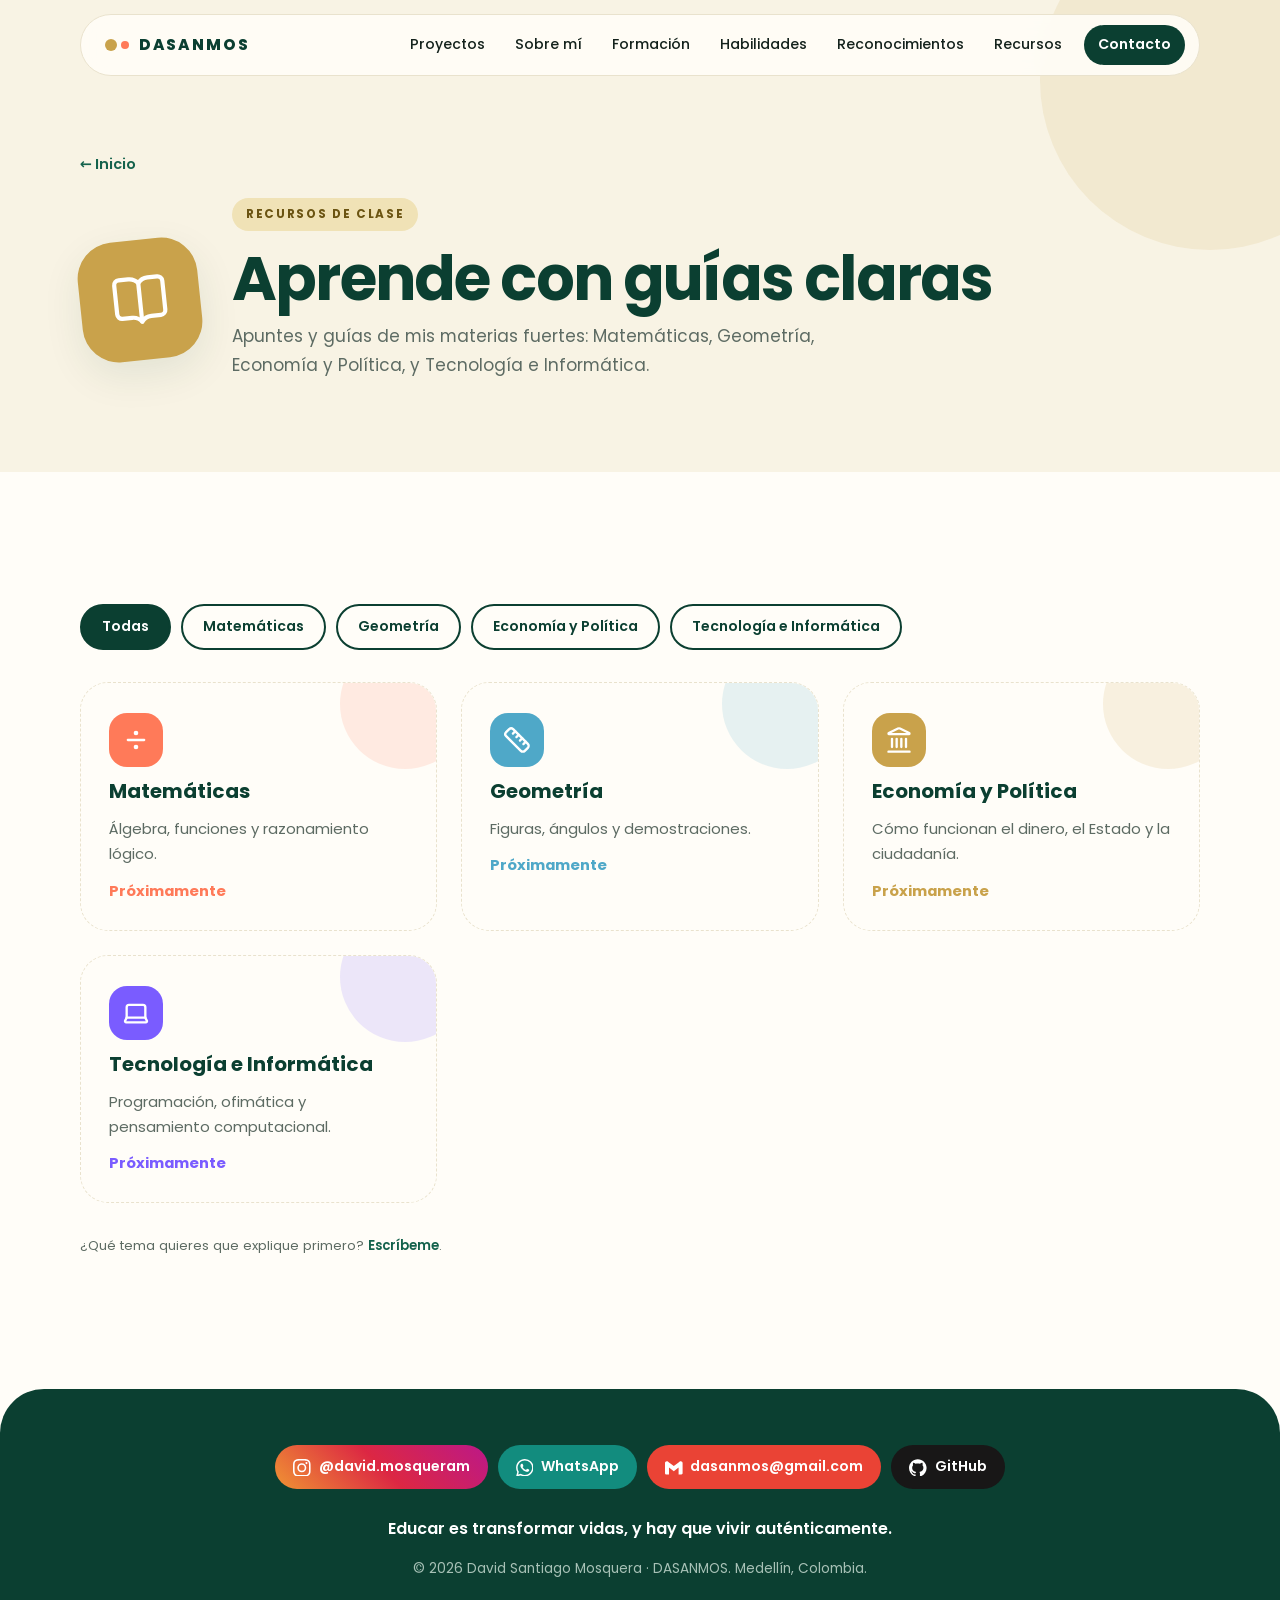
<file: recursos.html>
<!DOCTYPE html>
<html lang="es">
<head>
  <meta charset="UTF-8">
  <meta name="viewport" content="width=device-width, initial-scale=1">
  <title>Recursos de clase · DASANMOS</title>
  <meta name="description" content="Apuntes y guías de Matemáticas, Geometría, Economía y Política, y Tecnología e Informática.">
  <meta property="og:title" content="Recursos de clase · DASANMOS">
  <meta property="og:description" content="Apuntes y guías de Matemáticas, Geometría, Economía y Política, y Tecnología e Informática.">
  <meta property="og:type" content="website">
  <meta property="og:image" content="https://dasanmos.github.io/images/santi.jpg">
  <link rel="icon" href="images/favicon.svg" type="image/svg+xml">
  <link rel="preconnect" href="https://fonts.googleapis.com">
  <link rel="preconnect" href="https://fonts.gstatic.com" crossorigin>
  <link href="https://fonts.googleapis.com/css2?family=Poppins:wght@400;500;600;700;800&display=swap" rel="stylesheet">
  <link rel="stylesheet" href="css/styles.css">
</head>
<body>
<header class="nav" id="nav">
  <a class="brand" href="index.html"><span class="dot"></span>DASANMOS</a>
  <button class="burger" id="burger" aria-label="Abrir menú" aria-expanded="false"><span></span><span></span><span></span></button>
  <nav class="menu" id="menu">
    <a href="index.html#proyectos">Proyectos</a>
    <a href="index.html#sobre-mi">Sobre mí</a>
    <a href="index.html#formacion">Formación</a>
    <a href="index.html#habilidades">Habilidades</a>
    <a href="index.html#reconocimientos">Reconocimientos</a>
    <a href="recursos.html">Recursos</a>
    <a class="cta" href="index.html#contacto">Contacto</a>
  </nav>
</header>
<main>
<section class="phero" style="--c:var(--gold)">
  <div class="wrap">
    <a class="back" href="index.html">← Inicio</a>
    <div class="ph-grid">
      <div class="big-ico"><svg class="i" viewBox="0 0 24 24" fill="none" stroke="currentColor" stroke-width="2" stroke-linecap="round" stroke-linejoin="round" aria-hidden="true"><path d="M12 5v16" /> <path d="M20.001 19A2 2 0 0022 17V5a2 2 0 00-1.999-2L16 3.002A5 5 0 0012 5a5 5 0 00-4-2H4a2 2 0 00-2 2v12a2 2 0 001.999 2H8a5 5 0 014 2 5 5 0 014-2z" /></svg></div>
      <div>
        <span class="kicker">Recursos de clase</span>
        <h1>Aprende con guías claras</h1>
        <p class="lead">Apuntes y guías de mis materias fuertes: Matemáticas, Geometría, Economía y Política, y Tecnología e Informática.</p>
      </div>
    </div>
  </div>
</section>
<section class="section">
  <div class="wrap">
    <div class="filters" id="filters"></div>
    <div class="cards" id="grid"></div>
    <p class="hint" style="margin-top:32px">¿Qué tema quieres que explique primero? <a href="index.html#contacto" style="color:var(--green2);font-weight:600">Escríbeme</a>.</p>
  </div>
</section>
</main>
<footer class="footer">
  <div class="wrap">
    <div class="socials">
      <a class="pill" style="--c:linear-gradient(45deg,#f09433,#dc2743,#bc1888)" href="https://www.instagram.com/david.mosqueram/" target="_blank" rel="noopener"><svg class="i" viewBox="0 0 24 24" fill="currentColor" aria-hidden="true"><path d="M7.0301.084c-1.2768.0602-2.1487.264-2.911.5634-.7888.3075-1.4575.72-2.1228 1.3877-.6652.6677-1.075 1.3368-1.3802 2.127-.2954.7638-.4956 1.6365-.552 2.914-.0564 1.2775-.0689 1.6882-.0626 4.947.0062 3.2586.0206 3.6671.0825 4.9473.061 1.2765.264 2.1482.5635 2.9107.308.7889.72 1.4573 1.388 2.1228.6679.6655 1.3365 1.0743 2.1285 1.38.7632.295 1.6361.4961 2.9134.552 1.2773.056 1.6884.069 4.9462.0627 3.2578-.0062 3.668-.0207 4.9478-.0814 1.28-.0607 2.147-.2652 2.9098-.5633.7889-.3086 1.4578-.72 2.1228-1.3881.665-.6682 1.0745-1.3378 1.3795-2.1284.2957-.7632.4966-1.636.552-2.9124.056-1.2809.0692-1.6898.063-4.948-.0063-3.2583-.021-3.6668-.0817-4.9465-.0607-1.2797-.264-2.1487-.5633-2.9117-.3084-.7889-.72-1.4568-1.3876-2.1228C21.2982 1.33 20.628.9208 19.8378.6165 19.074.321 18.2017.1197 16.9244.0645 15.6471.0093 15.236-.005 11.977.0014 8.718.0076 8.31.0215 7.0301.0839m.1402 21.6932c-1.17-.0509-1.8053-.2453-2.2287-.408-.5606-.216-.96-.4771-1.3819-.895-.422-.4178-.6811-.8186-.9-1.378-.1644-.4234-.3624-1.058-.4171-2.228-.0595-1.2645-.072-1.6442-.079-4.848-.007-3.2037.0053-3.583.0607-4.848.05-1.169.2456-1.805.408-2.2282.216-.5613.4762-.96.895-1.3816.4188-.4217.8184-.6814 1.3783-.9003.423-.1651 1.0575-.3614 2.227-.4171 1.2655-.06 1.6447-.072 4.848-.079 3.2033-.007 3.5835.005 4.8495.0608 1.169.0508 1.8053.2445 2.228.408.5608.216.96.4754 1.3816.895.4217.4194.6816.8176.9005 1.3787.1653.4217.3617 1.056.4169 2.2263.0602 1.2655.0739 1.645.0796 4.848.0058 3.203-.0055 3.5834-.061 4.848-.051 1.17-.245 1.8055-.408 2.2294-.216.5604-.4763.96-.8954 1.3814-.419.4215-.8181.6811-1.3783.9-.4224.1649-1.0577.3617-2.2262.4174-1.2656.0595-1.6448.072-4.8493.079-3.2045.007-3.5825-.006-4.848-.0608M16.953 5.5864A1.44 1.44 0 1 0 18.39 4.144a1.44 1.44 0 0 0-1.437 1.4424M5.8385 12.012c.0067 3.4032 2.7706 6.1557 6.173 6.1493 3.4026-.0065 6.157-2.7701 6.1506-6.1733-.0065-3.4032-2.771-6.1565-6.174-6.1498-3.403.0067-6.156 2.771-6.1496 6.1738M8 12.0077a4 4 0 1 1 4.008 3.9921A3.9996 3.9996 0 0 1 8 12.0077"/></svg> @david.mosqueram</a>
      <a class="pill" style="--c:#128C7E" href="https://wa.me/@david.mosqueram" target="_blank" rel="noopener"><svg class="i" viewBox="0 0 24 24" fill="currentColor" aria-hidden="true"><path d="M17.472 14.382c-.297-.149-1.758-.867-2.03-.967-.273-.099-.471-.148-.67.15-.197.297-.767.966-.94 1.164-.173.199-.347.223-.644.075-.297-.15-1.255-.463-2.39-1.475-.883-.788-1.48-1.761-1.653-2.059-.173-.297-.018-.458.13-.606.134-.133.298-.347.446-.52.149-.174.198-.298.298-.497.099-.198.05-.371-.025-.52-.075-.149-.669-1.612-.916-2.207-.242-.579-.487-.5-.669-.51-.173-.008-.371-.01-.57-.01-.198 0-.52.074-.792.372-.272.297-1.04 1.016-1.04 2.479 0 1.462 1.065 2.875 1.213 3.074.149.198 2.096 3.2 5.077 4.487.709.306 1.262.489 1.694.625.712.227 1.36.195 1.871.118.571-.085 1.758-.719 2.006-1.413.248-.694.248-1.289.173-1.413-.074-.124-.272-.198-.57-.347m-5.421 7.403h-.004a9.87 9.87 0 01-5.031-1.378l-.361-.214-3.741.982.998-3.648-.235-.374a9.86 9.86 0 01-1.51-5.26c.001-5.45 4.436-9.884 9.888-9.884 2.64 0 5.122 1.03 6.988 2.898a9.825 9.825 0 012.893 6.994c-.003 5.45-4.437 9.884-9.885 9.884m8.413-18.297A11.815 11.815 0 0012.05 0C5.495 0 .16 5.335.157 11.892c0 2.096.547 4.142 1.588 5.945L.057 24l6.305-1.654a11.882 11.882 0 005.683 1.448h.005c6.554 0 11.89-5.335 11.893-11.893a11.821 11.821 0 00-3.48-8.413Z"/></svg> WhatsApp</a>
      <a class="pill" style="--c:#EA4335" href="mailto:dasanmos@gmail.com"><svg class="i" viewBox="0 0 24 24" fill="currentColor" aria-hidden="true"><path d="M24 5.457v13.909c0 .904-.732 1.636-1.636 1.636h-3.819V11.73L12 16.64l-6.545-4.91v9.273H1.636A1.636 1.636 0 0 1 0 19.366V5.457c0-2.023 2.309-3.178 3.927-1.964L5.455 4.64 12 9.548l6.545-4.91 1.528-1.145C21.69 2.28 24 3.434 24 5.457z"/></svg> dasanmos@gmail.com</a>
      <a class="pill" style="--c:#181717" href="https://github.com/dasanmos" target="_blank" rel="noopener"><svg class="i" viewBox="0 0 24 24" fill="currentColor" aria-hidden="true"><path d="M12 .297c-6.63 0-12 5.373-12 12 0 5.303 3.438 9.8 8.205 11.385.6.113.82-.258.82-.577 0-.285-.01-1.04-.015-2.04-3.338.724-4.042-1.61-4.042-1.61C4.422 18.07 3.633 17.7 3.633 17.7c-1.087-.744.084-.729.084-.729 1.205.084 1.838 1.236 1.838 1.236 1.07 1.835 2.809 1.305 3.495.998.108-.776.417-1.305.76-1.605-2.665-.3-5.466-1.332-5.466-5.93 0-1.31.465-2.38 1.235-3.22-.135-.303-.54-1.523.105-3.176 0 0 1.005-.322 3.3 1.23.96-.267 1.98-.399 3-.405 1.02.006 2.04.138 3 .405 2.28-1.552 3.285-1.23 3.285-1.23.645 1.653.24 2.873.12 3.176.765.84 1.23 1.91 1.23 3.22 0 4.61-2.805 5.625-5.475 5.92.42.36.81 1.096.81 2.22 0 1.606-.015 2.896-.015 3.286 0 .315.21.69.825.57C20.565 22.092 24 17.592 24 12.297c0-6.627-5.373-12-12-12"/></svg> GitHub</a>
    </div>
    <q>Educar es transformar vidas, y hay que vivir auténticamente.</q>
    <p>© <span id="year">2026</span> David Santiago Mosquera · DASANMOS. Medellín, Colombia.</p>
  </div>
</footer>
<script src="js/main.js"></script>
<script src="js/recursos-data.js"></script>
<script src="js/recursos.js"></script>
</body>
</html>
</file>
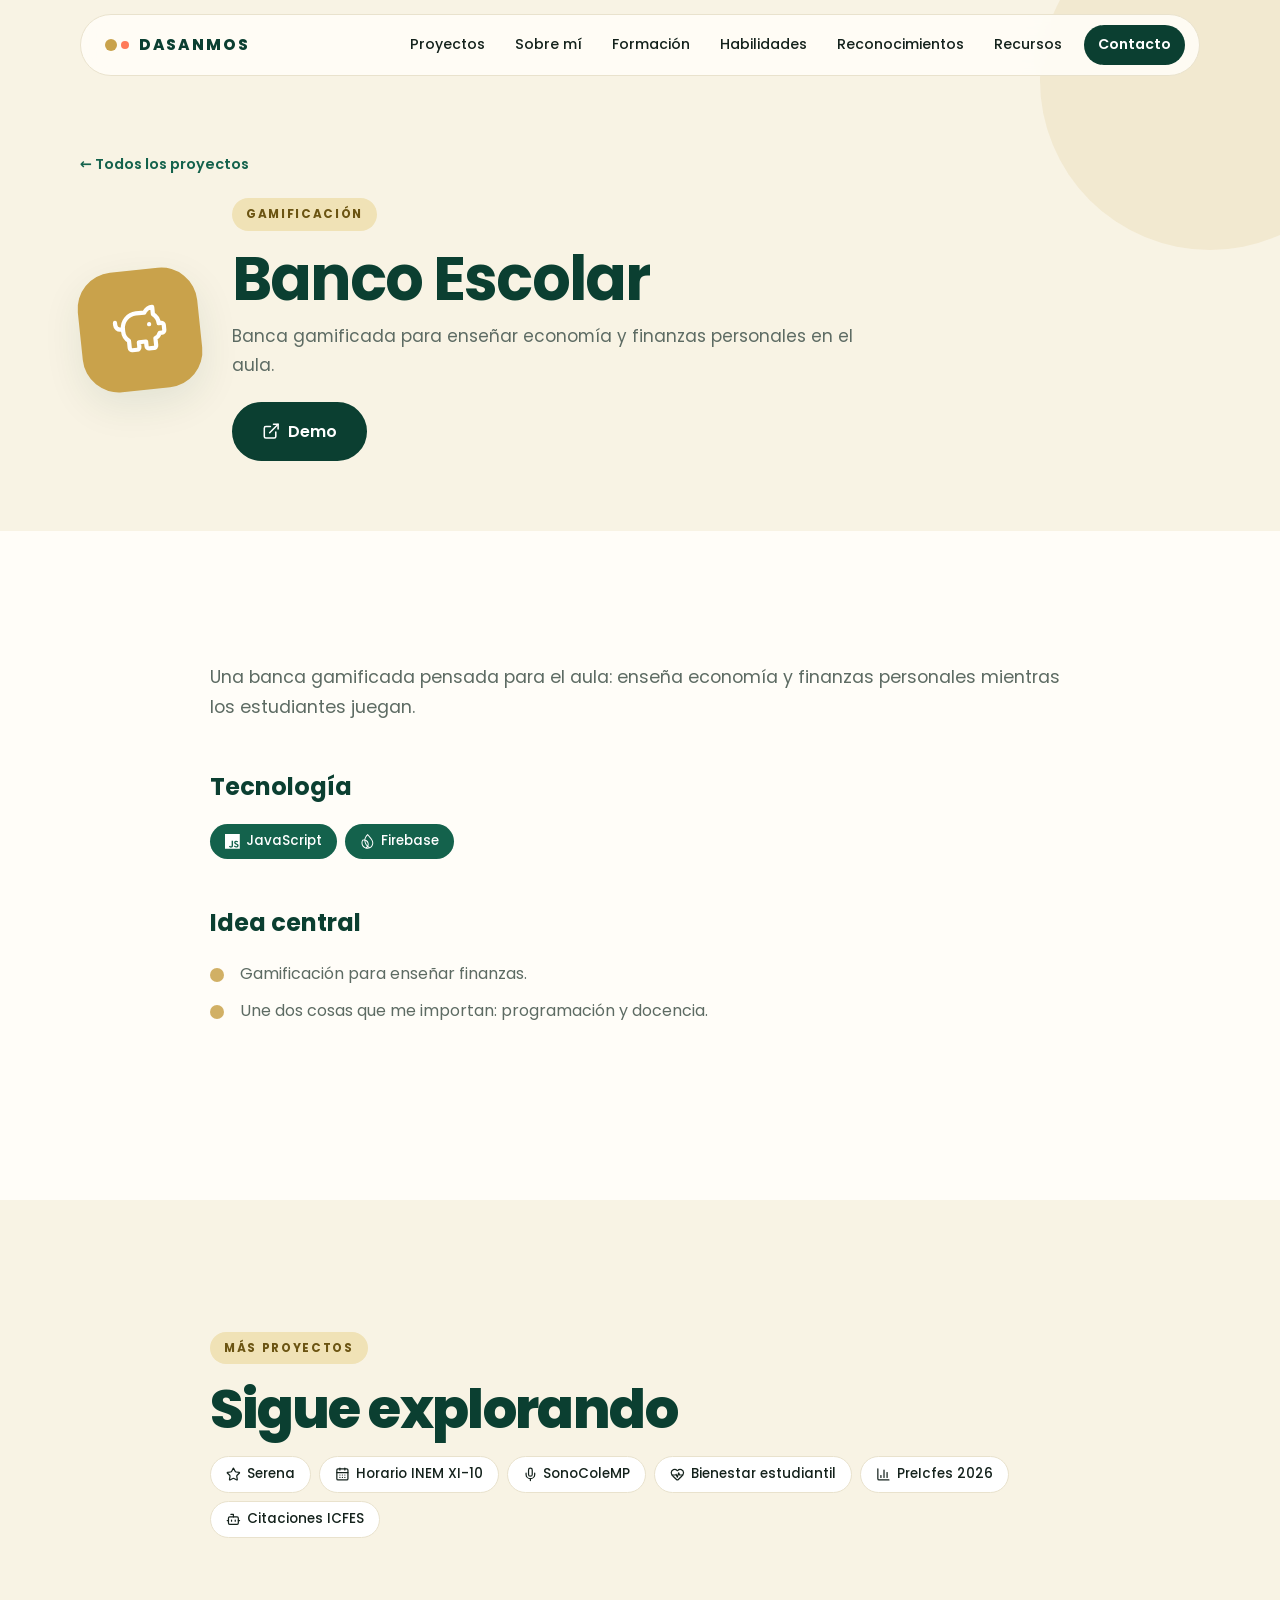
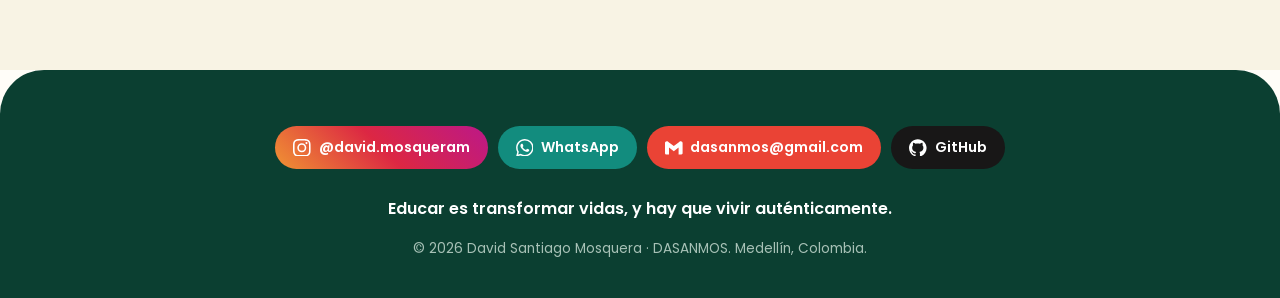
<file: proyectos/banco-escolar.html>
<!DOCTYPE html>
<html lang="es">
<head>
  <meta charset="UTF-8">
  <meta name="viewport" content="width=device-width, initial-scale=1">
  <title>Banco Escolar · DASANMOS</title>
  <meta name="description" content="Banca gamificada para enseñar economía y finanzas personales en el aula.">
  <meta property="og:title" content="Banco Escolar · DASANMOS">
  <meta property="og:description" content="Banca gamificada para enseñar economía y finanzas personales en el aula.">
  <meta property="og:type" content="website">
  <meta property="og:image" content="https://dasanmos.github.io/images/santi.jpg">
  <link rel="icon" href="../images/favicon.svg" type="image/svg+xml">
  <link rel="preconnect" href="https://fonts.googleapis.com">
  <link rel="preconnect" href="https://fonts.gstatic.com" crossorigin>
  <link href="https://fonts.googleapis.com/css2?family=Poppins:wght@400;500;600;700;800&display=swap" rel="stylesheet">
  <link rel="stylesheet" href="../css/styles.css">
</head>
<body>
<header class="nav" id="nav">
  <a class="brand" href="../index.html"><span class="dot"></span>DASANMOS</a>
  <button class="burger" id="burger" aria-label="Abrir menú" aria-expanded="false"><span></span><span></span><span></span></button>
  <nav class="menu" id="menu">
    <a href="../index.html#proyectos">Proyectos</a>
    <a href="../index.html#sobre-mi">Sobre mí</a>
    <a href="../index.html#formacion">Formación</a>
    <a href="../index.html#habilidades">Habilidades</a>
    <a href="../index.html#reconocimientos">Reconocimientos</a>
    <a href="../recursos.html">Recursos</a>
    <a class="cta" href="../index.html#contacto">Contacto</a>
  </nav>
</header>
<main>
<section class="phero" style="--c:var(--gold)">
  <div class="wrap">
    <a class="back" href="../index.html#proyectos">← Todos los proyectos</a>
    <div class="ph-grid">
      <div class="big-ico"><svg class="i" viewBox="0 0 24 24" fill="none" stroke="currentColor" stroke-width="2" stroke-linecap="round" stroke-linejoin="round" aria-hidden="true"><path d="M11 17h3v2a1 1 0 0 0 1 1h2a1 1 0 0 0 1-1v-3a3.16 3.16 0 0 0 2-2h1a1 1 0 0 0 1-1v-2a1 1 0 0 0-1-1h-1a5 5 0 0 0-2-4V3a4 4 0 0 0-3.2 1.6l-.3.4H11a6 6 0 0 0-6 6v1a5 5 0 0 0 2 4v3a1 1 0 0 0 1 1h2a1 1 0 0 0 1-1z" /> <path d="M16 10h.01" /> <path d="M2 8v1a2 2 0 0 0 2 2h1" /></svg></div>
      <div>
        <span class="kicker">Gamificación</span>
        <h1>Banco Escolar</h1>
        <p class="lead">Banca gamificada para enseñar economía y finanzas personales en el aula.</p>
        <a class="btn" href="https://banco-escolar-david.netlify.app" target="_blank" rel="noopener"><svg class="i" viewBox="0 0 24 24" fill="none" stroke="currentColor" stroke-width="2" stroke-linecap="round" stroke-linejoin="round" aria-hidden="true"><path d="M15 3h6v6" /> <path d="M10 14 21 3" /> <path d="M18 13v6a2 2 0 0 1-2 2H5a2 2 0 0 1-2-2V8a2 2 0 0 1 2-2h6" /></svg> Demo</a> 
      </div>
    </div>
  </div>
</section>
<section class="section" style="--c:var(--gold)">
  <div class="wrap narrow">
    <div class="psec"><p style="font-size:1.1rem">Una banca gamificada pensada para el aula: enseña economía y finanzas personales mientras los estudiantes juegan.</p></div>
    
    <div class="psec"><h2>Tecnología</h2><div class="chips g"><span><svg class="i b" style="--b:#F7DF1E" viewBox="0 0 24 24" fill="currentColor" aria-hidden="true"><path d="M0 0h24v24H0V0zm22.034 18.276c-.175-1.095-.888-2.015-3.003-2.873-.736-.345-1.554-.585-1.797-1.14-.091-.33-.105-.51-.046-.705.15-.646.915-.84 1.515-.66.39.12.75.42.976.9 1.034-.676 1.034-.676 1.755-1.125-.27-.42-.404-.601-.586-.78-.63-.705-1.469-1.065-2.834-1.034l-.705.089c-.676.165-1.32.525-1.71 1.005-1.14 1.291-.811 3.541.569 4.471 1.365 1.02 3.361 1.244 3.616 2.205.24 1.17-.87 1.545-1.966 1.41-.811-.18-1.26-.586-1.755-1.336l-1.83 1.051c.21.48.45.689.81 1.109 1.74 1.756 6.09 1.666 6.871-1.004.029-.09.24-.705.074-1.65l.046.067zm-8.983-7.245h-2.248c0 1.938-.009 3.864-.009 5.805 0 1.232.063 2.363-.138 2.711-.33.689-1.18.601-1.566.48-.396-.196-.597-.466-.83-.855-.063-.105-.11-.196-.127-.196l-1.825 1.125c.305.63.75 1.172 1.324 1.517.855.51 2.004.675 3.207.405.783-.226 1.458-.691 1.811-1.411.51-.93.402-2.07.397-3.346.012-2.054 0-4.109 0-6.179l.004-.056z"/></svg>JavaScript</span><span><svg class="i b" style="--b:#DD2C00" viewBox="0 0 24 24" fill="currentColor" aria-hidden="true"><path d="M19.455 8.369c-.538-.748-1.778-2.285-3.681-4.569-.826-.991-1.535-1.832-1.884-2.245a146 146 0 0 0-.488-.576l-.207-.245-.113-.133-.022-.032-.01-.005L12.57 0l-.609.488c-1.555 1.246-2.828 2.851-3.681 4.64-.523 1.064-.864 2.105-1.043 3.176-.047.241-.088.489-.121.738-.209-.017-.421-.028-.632-.033-.018-.001-.035-.002-.059-.003a7.46 7.46 0 0 0-2.28.274l-.317.089-.163.286c-.765 1.342-1.198 2.869-1.252 4.416-.07 2.01.477 3.954 1.583 5.625 1.082 1.633 2.61 2.882 4.42 3.611l.236.095.071.025.003-.001a9.59 9.59 0 0 0 2.941.568q.171.006.342.006c1.273 0 2.513-.249 3.69-.742l.008.004.313-.145a9.63 9.63 0 0 0 3.927-3.335c1.01-1.49 1.577-3.234 1.641-5.042.075-2.161-.643-4.304-2.133-6.371m-7.083 6.695c.328 1.244.264 2.44-.191 3.558-1.135-1.12-1.967-2.352-2.475-3.665-.543-1.404-.87-2.74-.974-3.975.48.157.922.366 1.315.622 1.132.737 1.914 1.902 2.325 3.461zm.207 6.022c.482.368.99.712 1.513 1.028-.771.21-1.565.302-2.369.273a8 8 0 0 1-.373-.022c.458-.394.869-.823 1.228-1.279zm1.347-6.431c-.516-1.957-1.527-3.437-3.002-4.398-.647-.421-1.385-.741-2.194-.95.011-.134.026-.268.043-.4.014-.113.03-.216.046-.313.133-.689.332-1.37.589-2.025.099-.25.206-.499.321-.74l.004-.008c.177-.358.376-.719.61-1.105l.092-.152-.003-.001c.544-.851 1.197-1.627 1.942-2.311l.288.341c.672.796 1.304 1.548 1.878 2.237 1.291 1.549 2.966 3.583 3.612 4.48 1.277 1.771 1.893 3.579 1.83 5.375-.049 1.395-.461 2.755-1.195 3.933-.694 1.116-1.661 2.05-2.8 2.708-.636-.318-1.559-.839-2.539-1.599.79-1.575.952-3.28.479-5.072zm-2.575 5.397c-.725.939-1.587 1.55-2.09 1.856-.081-.029-.163-.06-.243-.093l-.065-.026c-1.49-.616-2.747-1.656-3.635-3.01-.907-1.384-1.356-2.993-1.298-4.653.041-1.19.338-2.327.882-3.379.316-.07.638-.114.96-.131l.084-.002c.162-.003.324-.003.478 0 .227.011.454.035.677.07.073 1.513.445 3.145 1.105 4.852.637 1.644 1.694 3.162 3.144 4.515z"/></svg>Firebase</span></div></div>
    
    <div class="psec"><h2>Idea central</h2><ul class="ls"><li>Gamificación para enseñar finanzas.</li><li>Une dos cosas que me importan: programación y docencia.</li></ul></div>
  </div>
</section>
<section class="section soft">
  <div class="wrap narrow">
    <span class="kicker">Más proyectos</span>
    <h2 class="title">Sigue explorando</h2>
    <div class="chips"><a href="serena.html"><svg class="i" viewBox="0 0 24 24" fill="none" stroke="currentColor" stroke-width="2" stroke-linecap="round" stroke-linejoin="round" aria-hidden="true"><path d="M11.525 2.295a.53.53 0 0 1 .95 0l2.31 4.679a2.123 2.123 0 0 0 1.595 1.16l5.166.756a.53.53 0 0 1 .294.904l-3.736 3.638a2.123 2.123 0 0 0-.611 1.878l.882 5.14a.53.53 0 0 1-.771.56l-4.618-2.428a2.122 2.122 0 0 0-1.973 0L6.396 21.01a.53.53 0 0 1-.77-.56l.881-5.139a2.122 2.122 0 0 0-.611-1.879L2.16 9.795a.53.53 0 0 1 .294-.906l5.165-.755a2.122 2.122 0 0 0 1.597-1.16z" /></svg> Serena</a><a href="horario-inem.html"><svg class="i" viewBox="0 0 24 24" fill="none" stroke="currentColor" stroke-width="2" stroke-linecap="round" stroke-linejoin="round" aria-hidden="true"><path d="M8 2v3" /> <path d="M16 2v3" /> <rect x="3" y="3" width="18" height="18" rx="2" /> <path d="M3 9h18" /> <path d="M8 13h.01" /> <path d="M12 13h.01" /> <path d="M16 13h.01" /> <path d="M8 17h.01" /> <path d="M12 17h.01" /> <path d="M16 17h.01" /></svg> Horario INEM XI-10</a><a href="sonocolemp.html"><svg class="i" viewBox="0 0 24 24" fill="none" stroke="currentColor" stroke-width="2" stroke-linecap="round" stroke-linejoin="round" aria-hidden="true"><path d="M12 19v3" /> <path d="M19 10v2a7 7 0 0 1-14 0v-2" /> <rect x="9" y="2" width="6" height="13" rx="3" /></svg> SonoColeMP</a><a href="bienestar-estudiantil.html"><svg class="i" viewBox="0 0 24 24" fill="none" stroke="currentColor" stroke-width="2" stroke-linecap="round" stroke-linejoin="round" aria-hidden="true"><path d="M2 9.5a5.5 5.5 0 0 1 9.591-3.676.56.56 0 0 0 .818 0A5.49 5.49 0 0 1 22 9.5c0 2.29-1.5 4-3 5.5l-5.492 5.313a2 2 0 0 1-3 .019L5 15c-1.5-1.5-3-3.2-3-5.5" /> <path d="M3.22 13H9.5l.5-1 2 4.5 2-7 1.5 3.5h5.27" /></svg> Bienestar estudiantil</a><a href="preicfes-2026.html"><svg class="i" viewBox="0 0 24 24" fill="none" stroke="currentColor" stroke-width="2" stroke-linecap="round" stroke-linejoin="round" aria-hidden="true"><path d="M3 3v16a2 2 0 0 0 2 2h16" /> <path d="M18 17V9" /> <path d="M13 17V5" /> <path d="M8 17v-3" /></svg> PreIcfes 2026</a><a href="citaciones-icfes.html"><svg class="i" viewBox="0 0 24 24" fill="none" stroke="currentColor" stroke-width="2" stroke-linecap="round" stroke-linejoin="round" aria-hidden="true"><path d="M12 8V4H8" /> <rect width="16" height="12" x="4" y="8" rx="2" /> <path d="M2 14h2" /> <path d="M20 14h2" /> <path d="M15 13v2" /> <path d="M9 13v2" /></svg> Citaciones ICFES</a></div>
  </div>
</section>
</main>
<footer class="footer">
  <div class="wrap">
    <div class="socials">
      <a class="pill" style="--c:linear-gradient(45deg,#f09433,#dc2743,#bc1888)" href="https://www.instagram.com/david.mosqueram/" target="_blank" rel="noopener"><svg class="i" viewBox="0 0 24 24" fill="currentColor" aria-hidden="true"><path d="M7.0301.084c-1.2768.0602-2.1487.264-2.911.5634-.7888.3075-1.4575.72-2.1228 1.3877-.6652.6677-1.075 1.3368-1.3802 2.127-.2954.7638-.4956 1.6365-.552 2.914-.0564 1.2775-.0689 1.6882-.0626 4.947.0062 3.2586.0206 3.6671.0825 4.9473.061 1.2765.264 2.1482.5635 2.9107.308.7889.72 1.4573 1.388 2.1228.6679.6655 1.3365 1.0743 2.1285 1.38.7632.295 1.6361.4961 2.9134.552 1.2773.056 1.6884.069 4.9462.0627 3.2578-.0062 3.668-.0207 4.9478-.0814 1.28-.0607 2.147-.2652 2.9098-.5633.7889-.3086 1.4578-.72 2.1228-1.3881.665-.6682 1.0745-1.3378 1.3795-2.1284.2957-.7632.4966-1.636.552-2.9124.056-1.2809.0692-1.6898.063-4.948-.0063-3.2583-.021-3.6668-.0817-4.9465-.0607-1.2797-.264-2.1487-.5633-2.9117-.3084-.7889-.72-1.4568-1.3876-2.1228C21.2982 1.33 20.628.9208 19.8378.6165 19.074.321 18.2017.1197 16.9244.0645 15.6471.0093 15.236-.005 11.977.0014 8.718.0076 8.31.0215 7.0301.0839m.1402 21.6932c-1.17-.0509-1.8053-.2453-2.2287-.408-.5606-.216-.96-.4771-1.3819-.895-.422-.4178-.6811-.8186-.9-1.378-.1644-.4234-.3624-1.058-.4171-2.228-.0595-1.2645-.072-1.6442-.079-4.848-.007-3.2037.0053-3.583.0607-4.848.05-1.169.2456-1.805.408-2.2282.216-.5613.4762-.96.895-1.3816.4188-.4217.8184-.6814 1.3783-.9003.423-.1651 1.0575-.3614 2.227-.4171 1.2655-.06 1.6447-.072 4.848-.079 3.2033-.007 3.5835.005 4.8495.0608 1.169.0508 1.8053.2445 2.228.408.5608.216.96.4754 1.3816.895.4217.4194.6816.8176.9005 1.3787.1653.4217.3617 1.056.4169 2.2263.0602 1.2655.0739 1.645.0796 4.848.0058 3.203-.0055 3.5834-.061 4.848-.051 1.17-.245 1.8055-.408 2.2294-.216.5604-.4763.96-.8954 1.3814-.419.4215-.8181.6811-1.3783.9-.4224.1649-1.0577.3617-2.2262.4174-1.2656.0595-1.6448.072-4.8493.079-3.2045.007-3.5825-.006-4.848-.0608M16.953 5.5864A1.44 1.44 0 1 0 18.39 4.144a1.44 1.44 0 0 0-1.437 1.4424M5.8385 12.012c.0067 3.4032 2.7706 6.1557 6.173 6.1493 3.4026-.0065 6.157-2.7701 6.1506-6.1733-.0065-3.4032-2.771-6.1565-6.174-6.1498-3.403.0067-6.156 2.771-6.1496 6.1738M8 12.0077a4 4 0 1 1 4.008 3.9921A3.9996 3.9996 0 0 1 8 12.0077"/></svg> @david.mosqueram</a>
      <a class="pill" style="--c:#128C7E" href="https://wa.me/@david.mosqueram" target="_blank" rel="noopener"><svg class="i" viewBox="0 0 24 24" fill="currentColor" aria-hidden="true"><path d="M17.472 14.382c-.297-.149-1.758-.867-2.03-.967-.273-.099-.471-.148-.67.15-.197.297-.767.966-.94 1.164-.173.199-.347.223-.644.075-.297-.15-1.255-.463-2.39-1.475-.883-.788-1.48-1.761-1.653-2.059-.173-.297-.018-.458.13-.606.134-.133.298-.347.446-.52.149-.174.198-.298.298-.497.099-.198.05-.371-.025-.52-.075-.149-.669-1.612-.916-2.207-.242-.579-.487-.5-.669-.51-.173-.008-.371-.01-.57-.01-.198 0-.52.074-.792.372-.272.297-1.04 1.016-1.04 2.479 0 1.462 1.065 2.875 1.213 3.074.149.198 2.096 3.2 5.077 4.487.709.306 1.262.489 1.694.625.712.227 1.36.195 1.871.118.571-.085 1.758-.719 2.006-1.413.248-.694.248-1.289.173-1.413-.074-.124-.272-.198-.57-.347m-5.421 7.403h-.004a9.87 9.87 0 01-5.031-1.378l-.361-.214-3.741.982.998-3.648-.235-.374a9.86 9.86 0 01-1.51-5.26c.001-5.45 4.436-9.884 9.888-9.884 2.64 0 5.122 1.03 6.988 2.898a9.825 9.825 0 012.893 6.994c-.003 5.45-4.437 9.884-9.885 9.884m8.413-18.297A11.815 11.815 0 0012.05 0C5.495 0 .16 5.335.157 11.892c0 2.096.547 4.142 1.588 5.945L.057 24l6.305-1.654a11.882 11.882 0 005.683 1.448h.005c6.554 0 11.89-5.335 11.893-11.893a11.821 11.821 0 00-3.48-8.413Z"/></svg> WhatsApp</a>
      <a class="pill" style="--c:#EA4335" href="mailto:dasanmos@gmail.com"><svg class="i" viewBox="0 0 24 24" fill="currentColor" aria-hidden="true"><path d="M24 5.457v13.909c0 .904-.732 1.636-1.636 1.636h-3.819V11.73L12 16.64l-6.545-4.91v9.273H1.636A1.636 1.636 0 0 1 0 19.366V5.457c0-2.023 2.309-3.178 3.927-1.964L5.455 4.64 12 9.548l6.545-4.91 1.528-1.145C21.69 2.28 24 3.434 24 5.457z"/></svg> dasanmos@gmail.com</a>
      <a class="pill" style="--c:#181717" href="https://github.com/dasanmos" target="_blank" rel="noopener"><svg class="i" viewBox="0 0 24 24" fill="currentColor" aria-hidden="true"><path d="M12 .297c-6.63 0-12 5.373-12 12 0 5.303 3.438 9.8 8.205 11.385.6.113.82-.258.82-.577 0-.285-.01-1.04-.015-2.04-3.338.724-4.042-1.61-4.042-1.61C4.422 18.07 3.633 17.7 3.633 17.7c-1.087-.744.084-.729.084-.729 1.205.084 1.838 1.236 1.838 1.236 1.07 1.835 2.809 1.305 3.495.998.108-.776.417-1.305.76-1.605-2.665-.3-5.466-1.332-5.466-5.93 0-1.31.465-2.38 1.235-3.22-.135-.303-.54-1.523.105-3.176 0 0 1.005-.322 3.3 1.23.96-.267 1.98-.399 3-.405 1.02.006 2.04.138 3 .405 2.28-1.552 3.285-1.23 3.285-1.23.645 1.653.24 2.873.12 3.176.765.84 1.23 1.91 1.23 3.22 0 4.61-2.805 5.625-5.475 5.92.42.36.81 1.096.81 2.22 0 1.606-.015 2.896-.015 3.286 0 .315.21.69.825.57C20.565 22.092 24 17.592 24 12.297c0-6.627-5.373-12-12-12"/></svg> GitHub</a>
    </div>
    <q>Educar es transformar vidas, y hay que vivir auténticamente.</q>
    <p>© <span id="year">2026</span> David Santiago Mosquera · DASANMOS. Medellín, Colombia.</p>
  </div>
</footer>
<script src="../js/main.js"></script>
</body>
</html>
</file>
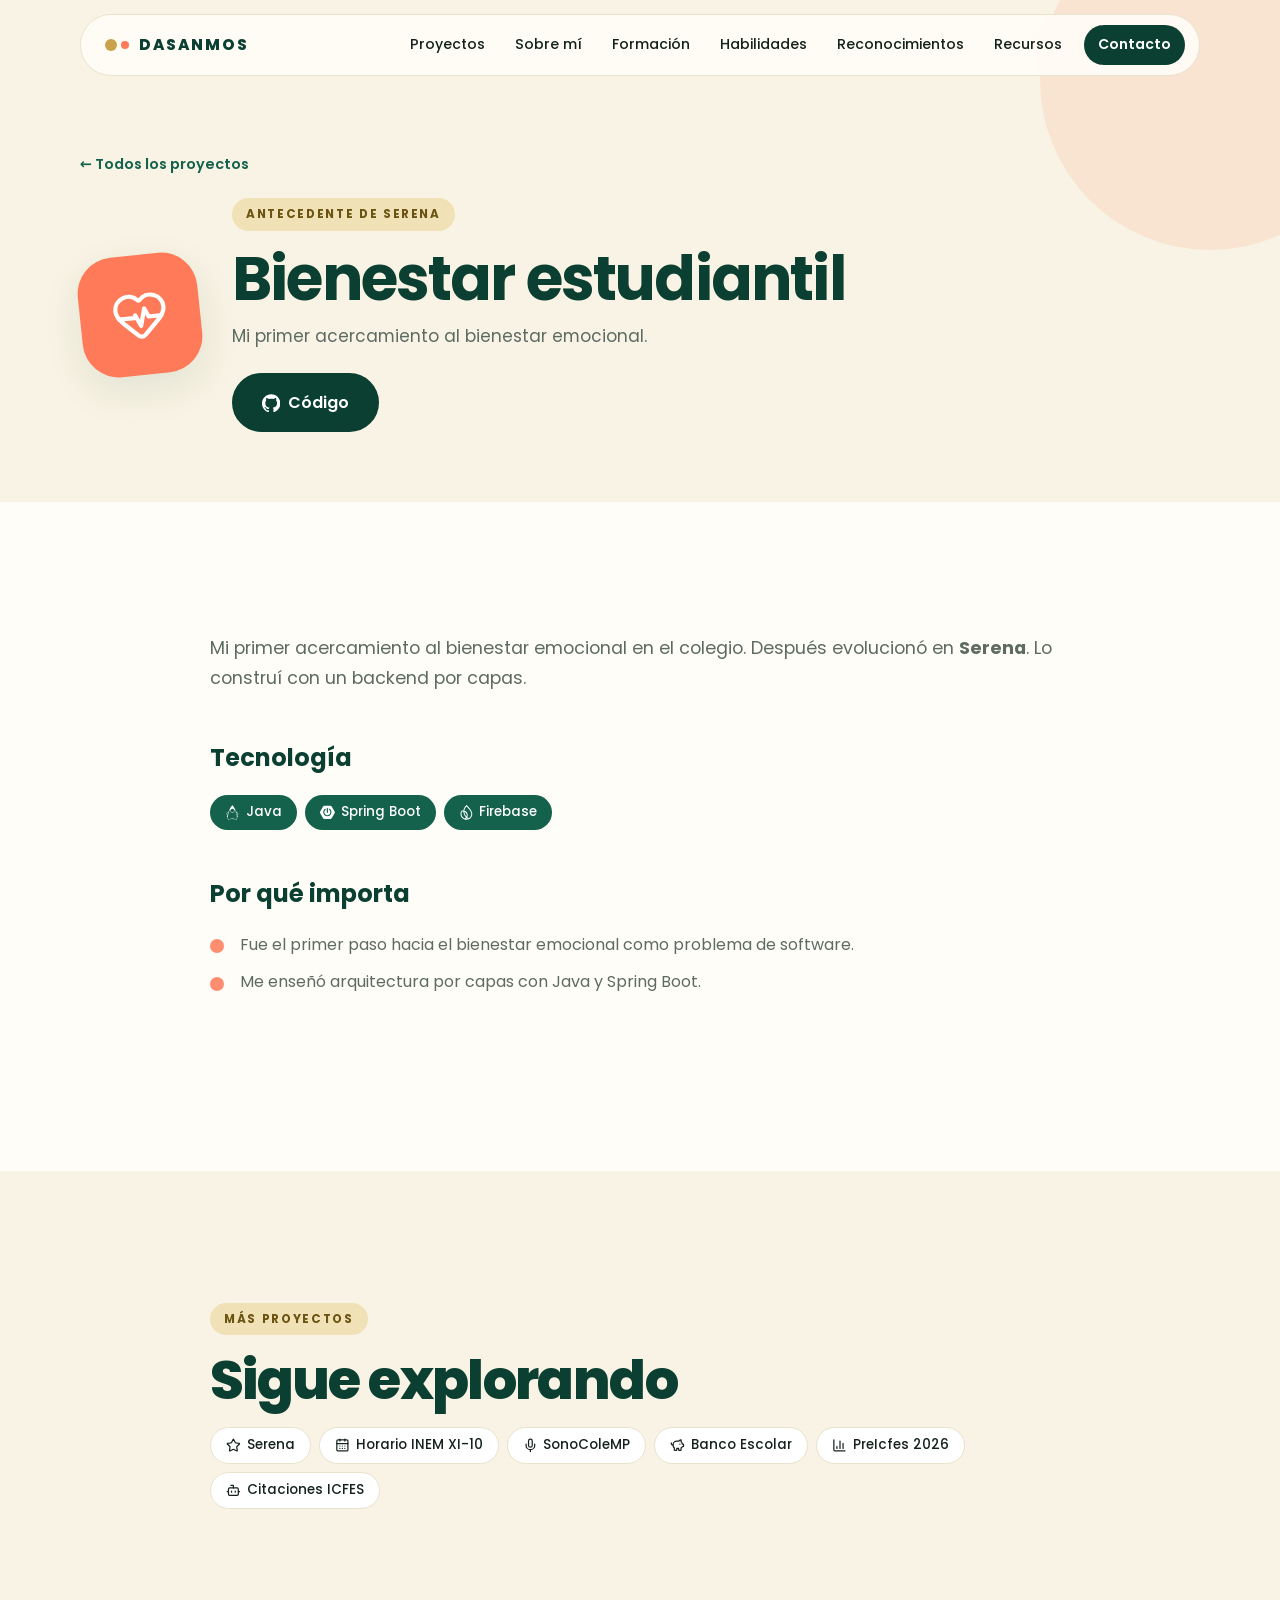
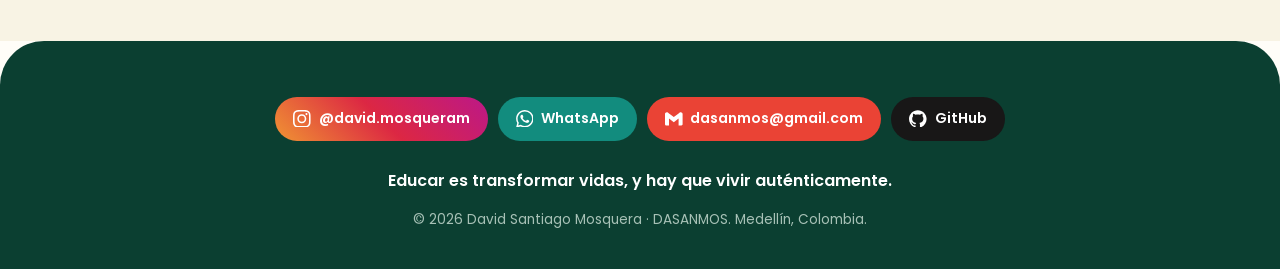
<file: proyectos/bienestar-estudiantil.html>
<!DOCTYPE html>
<html lang="es">
<head>
  <meta charset="UTF-8">
  <meta name="viewport" content="width=device-width, initial-scale=1">
  <title>Bienestar estudiantil · DASANMOS</title>
  <meta name="description" content="Mi primer acercamiento al bienestar emocional.">
  <meta property="og:title" content="Bienestar estudiantil · DASANMOS">
  <meta property="og:description" content="Mi primer acercamiento al bienestar emocional.">
  <meta property="og:type" content="website">
  <meta property="og:image" content="https://dasanmos.github.io/images/santi.jpg">
  <link rel="icon" href="../images/favicon.svg" type="image/svg+xml">
  <link rel="preconnect" href="https://fonts.googleapis.com">
  <link rel="preconnect" href="https://fonts.gstatic.com" crossorigin>
  <link href="https://fonts.googleapis.com/css2?family=Poppins:wght@400;500;600;700;800&display=swap" rel="stylesheet">
  <link rel="stylesheet" href="../css/styles.css">
</head>
<body>
<header class="nav" id="nav">
  <a class="brand" href="../index.html"><span class="dot"></span>DASANMOS</a>
  <button class="burger" id="burger" aria-label="Abrir menú" aria-expanded="false"><span></span><span></span><span></span></button>
  <nav class="menu" id="menu">
    <a href="../index.html#proyectos">Proyectos</a>
    <a href="../index.html#sobre-mi">Sobre mí</a>
    <a href="../index.html#formacion">Formación</a>
    <a href="../index.html#habilidades">Habilidades</a>
    <a href="../index.html#reconocimientos">Reconocimientos</a>
    <a href="../recursos.html">Recursos</a>
    <a class="cta" href="../index.html#contacto">Contacto</a>
  </nav>
</header>
<main>
<section class="phero" style="--c:var(--coral)">
  <div class="wrap">
    <a class="back" href="../index.html#proyectos">← Todos los proyectos</a>
    <div class="ph-grid">
      <div class="big-ico"><svg class="i" viewBox="0 0 24 24" fill="none" stroke="currentColor" stroke-width="2" stroke-linecap="round" stroke-linejoin="round" aria-hidden="true"><path d="M2 9.5a5.5 5.5 0 0 1 9.591-3.676.56.56 0 0 0 .818 0A5.49 5.49 0 0 1 22 9.5c0 2.29-1.5 4-3 5.5l-5.492 5.313a2 2 0 0 1-3 .019L5 15c-1.5-1.5-3-3.2-3-5.5" /> <path d="M3.22 13H9.5l.5-1 2 4.5 2-7 1.5 3.5h5.27" /></svg></div>
      <div>
        <span class="kicker">Antecedente de Serena</span>
        <h1>Bienestar estudiantil</h1>
        <p class="lead">Mi primer acercamiento al bienestar emocional.</p>
        <a class="btn" href="https://github.com/dasanmos/plataforma-bienestar-estudiantil" target="_blank" rel="noopener"><svg class="i" viewBox="0 0 24 24" fill="currentColor" aria-hidden="true"><path d="M12 .297c-6.63 0-12 5.373-12 12 0 5.303 3.438 9.8 8.205 11.385.6.113.82-.258.82-.577 0-.285-.01-1.04-.015-2.04-3.338.724-4.042-1.61-4.042-1.61C4.422 18.07 3.633 17.7 3.633 17.7c-1.087-.744.084-.729.084-.729 1.205.084 1.838 1.236 1.838 1.236 1.07 1.835 2.809 1.305 3.495.998.108-.776.417-1.305.76-1.605-2.665-.3-5.466-1.332-5.466-5.93 0-1.31.465-2.38 1.235-3.22-.135-.303-.54-1.523.105-3.176 0 0 1.005-.322 3.3 1.23.96-.267 1.98-.399 3-.405 1.02.006 2.04.138 3 .405 2.28-1.552 3.285-1.23 3.285-1.23.645 1.653.24 2.873.12 3.176.765.84 1.23 1.91 1.23 3.22 0 4.61-2.805 5.625-5.475 5.92.42.36.81 1.096.81 2.22 0 1.606-.015 2.896-.015 3.286 0 .315.21.69.825.57C20.565 22.092 24 17.592 24 12.297c0-6.627-5.373-12-12-12"/></svg> Código</a> 
      </div>
    </div>
  </div>
</section>
<section class="section" style="--c:var(--coral)">
  <div class="wrap narrow">
    <div class="psec"><p style="font-size:1.1rem">Mi primer acercamiento al bienestar emocional en el colegio. Después evolucionó en <strong>Serena</strong>. Lo construí con un backend por capas.</p></div>
    
    <div class="psec"><h2>Tecnología</h2><div class="chips g"><span><svg class="i b" style="--b:#000000" viewBox="0 0 24 24" fill="currentColor" aria-hidden="true"><path d="M11.915 0 11.7.215C9.515 2.4 7.47 6.39 6.046 10.483c-1.064 1.024-3.633 2.81-3.711 3.551-.093.87 1.746 2.611 1.55 3.235-.198.625-1.304 1.408-1.014 1.939.1.188.823.011 1.277-.491a13.389 13.389 0 0 0-.017 2.14c.076.906.27 1.668.643 2.232.372.563.956.911 1.667.911.397 0 .727-.114 1.024-.264.298-.149.571-.33.91-.5.68-.34 1.634-.666 3.53-.604 1.903.062 2.872.39 3.559.704.687.314 1.15.664 1.925.664.767 0 1.395-.336 1.807-.9.412-.563.631-1.33.72-2.24.06-.623.055-1.32 0-2.066.454.45 1.117.604 1.213.424.29-.53-.816-1.314-1.013-1.937-.198-.624 1.642-2.366 1.549-3.236-.08-.748-2.707-2.568-3.748-3.586C16.428 6.374 14.308 2.394 12.13.215zm.175 6.038a2.95 2.95 0 0 1 2.943 2.942 2.95 2.95 0 0 1-2.943 2.943A2.95 2.95 0 0 1 9.148 8.98a2.95 2.95 0 0 1 2.942-2.942zM8.685 7.983a3.515 3.515 0 0 0-.145.997c0 1.951 1.6 3.55 3.55 3.55 1.95 0 3.55-1.598 3.55-3.55 0-.329-.046-.648-.132-.951.334.095.64.208.915.336a42.699 42.699 0 0 1 2.042 5.829c.678 2.545 1.01 4.92.846 6.607-.082.844-.29 1.51-.606 1.94-.315.431-.713.651-1.315.651-.593 0-.932-.27-1.673-.61-.741-.338-1.825-.694-3.792-.758-1.974-.064-3.073.293-3.821.669-.375.188-.659.373-.911.5s-.466.2-.752.2c-.53 0-.876-.209-1.16-.64-.285-.43-.474-1.101-.545-1.948-.141-1.693.176-4.069.823-6.614a43.155 43.155 0 0 1 1.934-5.783c.348-.167.749-.31 1.192-.425zm-3.382 4.362a.216.216 0 0 1 .13.031c-.166.56-.323 1.116-.463 1.665a33.849 33.849 0 0 0-.547 2.555 3.9 3.9 0 0 0-.2-.39c-.58-1.012-.914-1.642-1.16-2.08.315-.24 1.679-1.755 2.24-1.781zm13.394.01c.562.027 1.926 1.543 2.24 1.783-.246.438-.58 1.068-1.16 2.08a4.428 4.428 0 0 0-.163.309 32.354 32.354 0 0 0-.562-2.49 40.579 40.579 0 0 0-.482-1.652.216.216 0 0 1 .127-.03z"/></svg>Java</span><span><svg class="i b" style="--b:#6DB33F" viewBox="0 0 24 24" fill="currentColor" aria-hidden="true"><path d="m23.693 10.7058-4.73-8.1844c-.4094-.7106-1.4166-1.2942-2.2402-1.2942H7.2725c-.819 0-1.8308.5836-2.2402 1.2942L.307 10.7058c-.4095.7106-.4095 1.873 0 2.5837l4.7252 8.189c.4094.7107 1.4166 1.2943 2.2402 1.2943h9.455c.819 0 1.826-.5836 2.2402-1.2942l4.7252-8.189c.4095-.7107.4095-1.8732 0-2.5838zM10.9763 5.7547c0-.5365.4377-.9742.9742-.9742s.9742.4377.9742.9742v5.8217c0 .5366-.4377.9742-.9742.9742s-.9742-.4376-.9742-.9742zm.9742 12.4294c-3.6427 0-6.6077-2.965-6.6077-6.6077.0047-2.0896.993-4.0521 2.6685-5.304a.8657.8657 0 0 1 1.2142.1788.8657.8657 0 0 1-.1788 1.2143c-2.1602 1.6048-2.612 4.6592-1.0072 6.8194 1.6049 2.1603 4.6593 2.612 6.8195 1.0072 1.2378-.9177 1.9673-2.372 1.9673-3.9157a4.8972 4.8972 0 0 0-1.9861-3.925c-.386-.2824-.466-.8284-.1836-1.2143.2824-.386.8283-.466 1.2143-.1835 1.6895 1.2471 2.6826 3.2238 2.6873 5.3228 0 3.6474-2.965 6.6077-6.6077 6.6077z"/></svg>Spring Boot</span><span><svg class="i b" style="--b:#DD2C00" viewBox="0 0 24 24" fill="currentColor" aria-hidden="true"><path d="M19.455 8.369c-.538-.748-1.778-2.285-3.681-4.569-.826-.991-1.535-1.832-1.884-2.245a146 146 0 0 0-.488-.576l-.207-.245-.113-.133-.022-.032-.01-.005L12.57 0l-.609.488c-1.555 1.246-2.828 2.851-3.681 4.64-.523 1.064-.864 2.105-1.043 3.176-.047.241-.088.489-.121.738-.209-.017-.421-.028-.632-.033-.018-.001-.035-.002-.059-.003a7.46 7.46 0 0 0-2.28.274l-.317.089-.163.286c-.765 1.342-1.198 2.869-1.252 4.416-.07 2.01.477 3.954 1.583 5.625 1.082 1.633 2.61 2.882 4.42 3.611l.236.095.071.025.003-.001a9.59 9.59 0 0 0 2.941.568q.171.006.342.006c1.273 0 2.513-.249 3.69-.742l.008.004.313-.145a9.63 9.63 0 0 0 3.927-3.335c1.01-1.49 1.577-3.234 1.641-5.042.075-2.161-.643-4.304-2.133-6.371m-7.083 6.695c.328 1.244.264 2.44-.191 3.558-1.135-1.12-1.967-2.352-2.475-3.665-.543-1.404-.87-2.74-.974-3.975.48.157.922.366 1.315.622 1.132.737 1.914 1.902 2.325 3.461zm.207 6.022c.482.368.99.712 1.513 1.028-.771.21-1.565.302-2.369.273a8 8 0 0 1-.373-.022c.458-.394.869-.823 1.228-1.279zm1.347-6.431c-.516-1.957-1.527-3.437-3.002-4.398-.647-.421-1.385-.741-2.194-.95.011-.134.026-.268.043-.4.014-.113.03-.216.046-.313.133-.689.332-1.37.589-2.025.099-.25.206-.499.321-.74l.004-.008c.177-.358.376-.719.61-1.105l.092-.152-.003-.001c.544-.851 1.197-1.627 1.942-2.311l.288.341c.672.796 1.304 1.548 1.878 2.237 1.291 1.549 2.966 3.583 3.612 4.48 1.277 1.771 1.893 3.579 1.83 5.375-.049 1.395-.461 2.755-1.195 3.933-.694 1.116-1.661 2.05-2.8 2.708-.636-.318-1.559-.839-2.539-1.599.79-1.575.952-3.28.479-5.072zm-2.575 5.397c-.725.939-1.587 1.55-2.09 1.856-.081-.029-.163-.06-.243-.093l-.065-.026c-1.49-.616-2.747-1.656-3.635-3.01-.907-1.384-1.356-2.993-1.298-4.653.041-1.19.338-2.327.882-3.379.316-.07.638-.114.96-.131l.084-.002c.162-.003.324-.003.478 0 .227.011.454.035.677.07.073 1.513.445 3.145 1.105 4.852.637 1.644 1.694 3.162 3.144 4.515z"/></svg>Firebase</span></div></div>
    
    <div class="psec"><h2>Por qué importa</h2><ul class="ls"><li>Fue el primer paso hacia el bienestar emocional como problema de software.</li><li>Me enseñó arquitectura por capas con Java y Spring Boot.</li></ul></div>
  </div>
</section>
<section class="section soft">
  <div class="wrap narrow">
    <span class="kicker">Más proyectos</span>
    <h2 class="title">Sigue explorando</h2>
    <div class="chips"><a href="serena.html"><svg class="i" viewBox="0 0 24 24" fill="none" stroke="currentColor" stroke-width="2" stroke-linecap="round" stroke-linejoin="round" aria-hidden="true"><path d="M11.525 2.295a.53.53 0 0 1 .95 0l2.31 4.679a2.123 2.123 0 0 0 1.595 1.16l5.166.756a.53.53 0 0 1 .294.904l-3.736 3.638a2.123 2.123 0 0 0-.611 1.878l.882 5.14a.53.53 0 0 1-.771.56l-4.618-2.428a2.122 2.122 0 0 0-1.973 0L6.396 21.01a.53.53 0 0 1-.77-.56l.881-5.139a2.122 2.122 0 0 0-.611-1.879L2.16 9.795a.53.53 0 0 1 .294-.906l5.165-.755a2.122 2.122 0 0 0 1.597-1.16z" /></svg> Serena</a><a href="horario-inem.html"><svg class="i" viewBox="0 0 24 24" fill="none" stroke="currentColor" stroke-width="2" stroke-linecap="round" stroke-linejoin="round" aria-hidden="true"><path d="M8 2v3" /> <path d="M16 2v3" /> <rect x="3" y="3" width="18" height="18" rx="2" /> <path d="M3 9h18" /> <path d="M8 13h.01" /> <path d="M12 13h.01" /> <path d="M16 13h.01" /> <path d="M8 17h.01" /> <path d="M12 17h.01" /> <path d="M16 17h.01" /></svg> Horario INEM XI-10</a><a href="sonocolemp.html"><svg class="i" viewBox="0 0 24 24" fill="none" stroke="currentColor" stroke-width="2" stroke-linecap="round" stroke-linejoin="round" aria-hidden="true"><path d="M12 19v3" /> <path d="M19 10v2a7 7 0 0 1-14 0v-2" /> <rect x="9" y="2" width="6" height="13" rx="3" /></svg> SonoColeMP</a><a href="banco-escolar.html"><svg class="i" viewBox="0 0 24 24" fill="none" stroke="currentColor" stroke-width="2" stroke-linecap="round" stroke-linejoin="round" aria-hidden="true"><path d="M11 17h3v2a1 1 0 0 0 1 1h2a1 1 0 0 0 1-1v-3a3.16 3.16 0 0 0 2-2h1a1 1 0 0 0 1-1v-2a1 1 0 0 0-1-1h-1a5 5 0 0 0-2-4V3a4 4 0 0 0-3.2 1.6l-.3.4H11a6 6 0 0 0-6 6v1a5 5 0 0 0 2 4v3a1 1 0 0 0 1 1h2a1 1 0 0 0 1-1z" /> <path d="M16 10h.01" /> <path d="M2 8v1a2 2 0 0 0 2 2h1" /></svg> Banco Escolar</a><a href="preicfes-2026.html"><svg class="i" viewBox="0 0 24 24" fill="none" stroke="currentColor" stroke-width="2" stroke-linecap="round" stroke-linejoin="round" aria-hidden="true"><path d="M3 3v16a2 2 0 0 0 2 2h16" /> <path d="M18 17V9" /> <path d="M13 17V5" /> <path d="M8 17v-3" /></svg> PreIcfes 2026</a><a href="citaciones-icfes.html"><svg class="i" viewBox="0 0 24 24" fill="none" stroke="currentColor" stroke-width="2" stroke-linecap="round" stroke-linejoin="round" aria-hidden="true"><path d="M12 8V4H8" /> <rect width="16" height="12" x="4" y="8" rx="2" /> <path d="M2 14h2" /> <path d="M20 14h2" /> <path d="M15 13v2" /> <path d="M9 13v2" /></svg> Citaciones ICFES</a></div>
  </div>
</section>
</main>
<footer class="footer">
  <div class="wrap">
    <div class="socials">
      <a class="pill" style="--c:linear-gradient(45deg,#f09433,#dc2743,#bc1888)" href="https://www.instagram.com/david.mosqueram/" target="_blank" rel="noopener"><svg class="i" viewBox="0 0 24 24" fill="currentColor" aria-hidden="true"><path d="M7.0301.084c-1.2768.0602-2.1487.264-2.911.5634-.7888.3075-1.4575.72-2.1228 1.3877-.6652.6677-1.075 1.3368-1.3802 2.127-.2954.7638-.4956 1.6365-.552 2.914-.0564 1.2775-.0689 1.6882-.0626 4.947.0062 3.2586.0206 3.6671.0825 4.9473.061 1.2765.264 2.1482.5635 2.9107.308.7889.72 1.4573 1.388 2.1228.6679.6655 1.3365 1.0743 2.1285 1.38.7632.295 1.6361.4961 2.9134.552 1.2773.056 1.6884.069 4.9462.0627 3.2578-.0062 3.668-.0207 4.9478-.0814 1.28-.0607 2.147-.2652 2.9098-.5633.7889-.3086 1.4578-.72 2.1228-1.3881.665-.6682 1.0745-1.3378 1.3795-2.1284.2957-.7632.4966-1.636.552-2.9124.056-1.2809.0692-1.6898.063-4.948-.0063-3.2583-.021-3.6668-.0817-4.9465-.0607-1.2797-.264-2.1487-.5633-2.9117-.3084-.7889-.72-1.4568-1.3876-2.1228C21.2982 1.33 20.628.9208 19.8378.6165 19.074.321 18.2017.1197 16.9244.0645 15.6471.0093 15.236-.005 11.977.0014 8.718.0076 8.31.0215 7.0301.0839m.1402 21.6932c-1.17-.0509-1.8053-.2453-2.2287-.408-.5606-.216-.96-.4771-1.3819-.895-.422-.4178-.6811-.8186-.9-1.378-.1644-.4234-.3624-1.058-.4171-2.228-.0595-1.2645-.072-1.6442-.079-4.848-.007-3.2037.0053-3.583.0607-4.848.05-1.169.2456-1.805.408-2.2282.216-.5613.4762-.96.895-1.3816.4188-.4217.8184-.6814 1.3783-.9003.423-.1651 1.0575-.3614 2.227-.4171 1.2655-.06 1.6447-.072 4.848-.079 3.2033-.007 3.5835.005 4.8495.0608 1.169.0508 1.8053.2445 2.228.408.5608.216.96.4754 1.3816.895.4217.4194.6816.8176.9005 1.3787.1653.4217.3617 1.056.4169 2.2263.0602 1.2655.0739 1.645.0796 4.848.0058 3.203-.0055 3.5834-.061 4.848-.051 1.17-.245 1.8055-.408 2.2294-.216.5604-.4763.96-.8954 1.3814-.419.4215-.8181.6811-1.3783.9-.4224.1649-1.0577.3617-2.2262.4174-1.2656.0595-1.6448.072-4.8493.079-3.2045.007-3.5825-.006-4.848-.0608M16.953 5.5864A1.44 1.44 0 1 0 18.39 4.144a1.44 1.44 0 0 0-1.437 1.4424M5.8385 12.012c.0067 3.4032 2.7706 6.1557 6.173 6.1493 3.4026-.0065 6.157-2.7701 6.1506-6.1733-.0065-3.4032-2.771-6.1565-6.174-6.1498-3.403.0067-6.156 2.771-6.1496 6.1738M8 12.0077a4 4 0 1 1 4.008 3.9921A3.9996 3.9996 0 0 1 8 12.0077"/></svg> @david.mosqueram</a>
      <a class="pill" style="--c:#128C7E" href="https://wa.me/@david.mosqueram" target="_blank" rel="noopener"><svg class="i" viewBox="0 0 24 24" fill="currentColor" aria-hidden="true"><path d="M17.472 14.382c-.297-.149-1.758-.867-2.03-.967-.273-.099-.471-.148-.67.15-.197.297-.767.966-.94 1.164-.173.199-.347.223-.644.075-.297-.15-1.255-.463-2.39-1.475-.883-.788-1.48-1.761-1.653-2.059-.173-.297-.018-.458.13-.606.134-.133.298-.347.446-.52.149-.174.198-.298.298-.497.099-.198.05-.371-.025-.52-.075-.149-.669-1.612-.916-2.207-.242-.579-.487-.5-.669-.51-.173-.008-.371-.01-.57-.01-.198 0-.52.074-.792.372-.272.297-1.04 1.016-1.04 2.479 0 1.462 1.065 2.875 1.213 3.074.149.198 2.096 3.2 5.077 4.487.709.306 1.262.489 1.694.625.712.227 1.36.195 1.871.118.571-.085 1.758-.719 2.006-1.413.248-.694.248-1.289.173-1.413-.074-.124-.272-.198-.57-.347m-5.421 7.403h-.004a9.87 9.87 0 01-5.031-1.378l-.361-.214-3.741.982.998-3.648-.235-.374a9.86 9.86 0 01-1.51-5.26c.001-5.45 4.436-9.884 9.888-9.884 2.64 0 5.122 1.03 6.988 2.898a9.825 9.825 0 012.893 6.994c-.003 5.45-4.437 9.884-9.885 9.884m8.413-18.297A11.815 11.815 0 0012.05 0C5.495 0 .16 5.335.157 11.892c0 2.096.547 4.142 1.588 5.945L.057 24l6.305-1.654a11.882 11.882 0 005.683 1.448h.005c6.554 0 11.89-5.335 11.893-11.893a11.821 11.821 0 00-3.48-8.413Z"/></svg> WhatsApp</a>
      <a class="pill" style="--c:#EA4335" href="mailto:dasanmos@gmail.com"><svg class="i" viewBox="0 0 24 24" fill="currentColor" aria-hidden="true"><path d="M24 5.457v13.909c0 .904-.732 1.636-1.636 1.636h-3.819V11.73L12 16.64l-6.545-4.91v9.273H1.636A1.636 1.636 0 0 1 0 19.366V5.457c0-2.023 2.309-3.178 3.927-1.964L5.455 4.64 12 9.548l6.545-4.91 1.528-1.145C21.69 2.28 24 3.434 24 5.457z"/></svg> dasanmos@gmail.com</a>
      <a class="pill" style="--c:#181717" href="https://github.com/dasanmos" target="_blank" rel="noopener"><svg class="i" viewBox="0 0 24 24" fill="currentColor" aria-hidden="true"><path d="M12 .297c-6.63 0-12 5.373-12 12 0 5.303 3.438 9.8 8.205 11.385.6.113.82-.258.82-.577 0-.285-.01-1.04-.015-2.04-3.338.724-4.042-1.61-4.042-1.61C4.422 18.07 3.633 17.7 3.633 17.7c-1.087-.744.084-.729.084-.729 1.205.084 1.838 1.236 1.838 1.236 1.07 1.835 2.809 1.305 3.495.998.108-.776.417-1.305.76-1.605-2.665-.3-5.466-1.332-5.466-5.93 0-1.31.465-2.38 1.235-3.22-.135-.303-.54-1.523.105-3.176 0 0 1.005-.322 3.3 1.23.96-.267 1.98-.399 3-.405 1.02.006 2.04.138 3 .405 2.28-1.552 3.285-1.23 3.285-1.23.645 1.653.24 2.873.12 3.176.765.84 1.23 1.91 1.23 3.22 0 4.61-2.805 5.625-5.475 5.92.42.36.81 1.096.81 2.22 0 1.606-.015 2.896-.015 3.286 0 .315.21.69.825.57C20.565 22.092 24 17.592 24 12.297c0-6.627-5.373-12-12-12"/></svg> GitHub</a>
    </div>
    <q>Educar es transformar vidas, y hay que vivir auténticamente.</q>
    <p>© <span id="year">2026</span> David Santiago Mosquera · DASANMOS. Medellín, Colombia.</p>
  </div>
</footer>
<script src="../js/main.js"></script>
</body>
</html>
</file>
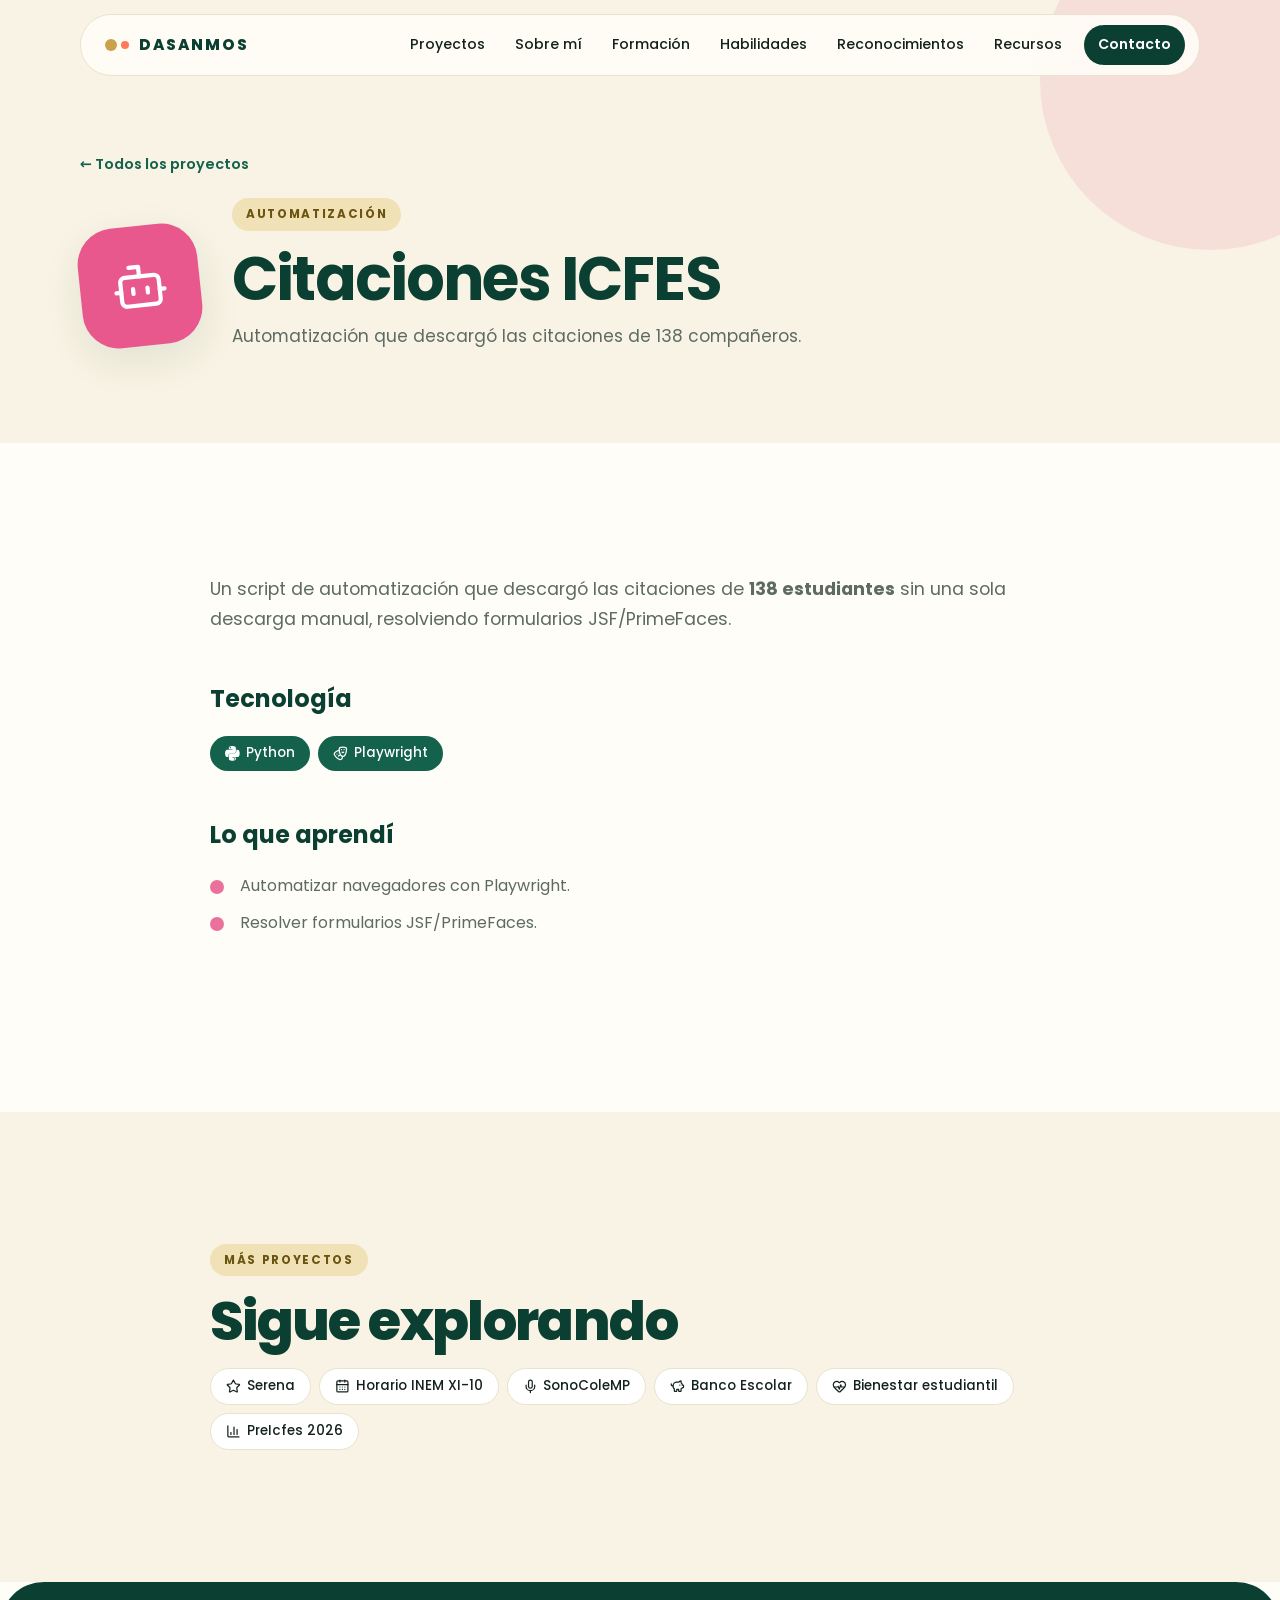
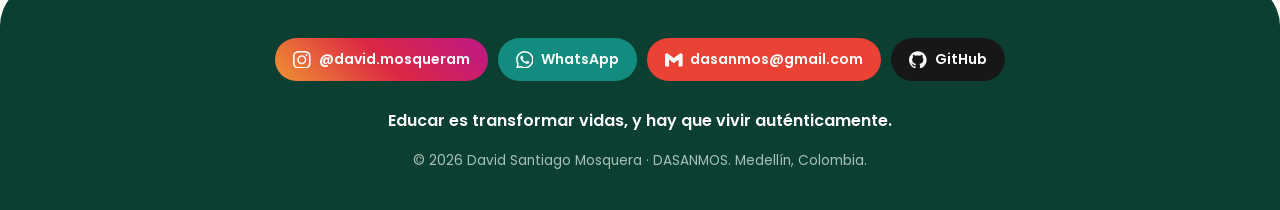
<file: proyectos/citaciones-icfes.html>
<!DOCTYPE html>
<html lang="es">
<head>
  <meta charset="UTF-8">
  <meta name="viewport" content="width=device-width, initial-scale=1">
  <title>Citaciones ICFES · DASANMOS</title>
  <meta name="description" content="Automatización que descargó las citaciones de 138 compañeros.">
  <meta property="og:title" content="Citaciones ICFES · DASANMOS">
  <meta property="og:description" content="Automatización que descargó las citaciones de 138 compañeros.">
  <meta property="og:type" content="website">
  <meta property="og:image" content="https://dasanmos.github.io/images/santi.jpg">
  <link rel="icon" href="../images/favicon.svg" type="image/svg+xml">
  <link rel="preconnect" href="https://fonts.googleapis.com">
  <link rel="preconnect" href="https://fonts.gstatic.com" crossorigin>
  <link href="https://fonts.googleapis.com/css2?family=Poppins:wght@400;500;600;700;800&display=swap" rel="stylesheet">
  <link rel="stylesheet" href="../css/styles.css">
</head>
<body>
<header class="nav" id="nav">
  <a class="brand" href="../index.html"><span class="dot"></span>DASANMOS</a>
  <button class="burger" id="burger" aria-label="Abrir menú" aria-expanded="false"><span></span><span></span><span></span></button>
  <nav class="menu" id="menu">
    <a href="../index.html#proyectos">Proyectos</a>
    <a href="../index.html#sobre-mi">Sobre mí</a>
    <a href="../index.html#formacion">Formación</a>
    <a href="../index.html#habilidades">Habilidades</a>
    <a href="../index.html#reconocimientos">Reconocimientos</a>
    <a href="../recursos.html">Recursos</a>
    <a class="cta" href="../index.html#contacto">Contacto</a>
  </nav>
</header>
<main>
<section class="phero" style="--c:var(--rose)">
  <div class="wrap">
    <a class="back" href="../index.html#proyectos">← Todos los proyectos</a>
    <div class="ph-grid">
      <div class="big-ico"><svg class="i" viewBox="0 0 24 24" fill="none" stroke="currentColor" stroke-width="2" stroke-linecap="round" stroke-linejoin="round" aria-hidden="true"><path d="M12 8V4H8" /> <rect width="16" height="12" x="4" y="8" rx="2" /> <path d="M2 14h2" /> <path d="M20 14h2" /> <path d="M15 13v2" /> <path d="M9 13v2" /></svg></div>
      <div>
        <span class="kicker">Automatización</span>
        <h1>Citaciones ICFES</h1>
        <p class="lead">Automatización que descargó las citaciones de 138 compañeros.</p>
        
      </div>
    </div>
  </div>
</section>
<section class="section" style="--c:var(--rose)">
  <div class="wrap narrow">
    <div class="psec"><p style="font-size:1.1rem">Un script de automatización que descargó las citaciones de <strong>138 estudiantes</strong> sin una sola descarga manual, resolviendo formularios JSF/PrimeFaces.</p></div>
    
    <div class="psec"><h2>Tecnología</h2><div class="chips g"><span><svg class="i b" style="--b:#3776AB" viewBox="0 0 24 24" fill="currentColor" aria-hidden="true"><path d="M11.858 0c-.978.005-1.913.088-2.736.234C6.7.662 6.26 1.558 6.26 3.21v2.182h5.725v.727H4.111c-1.664 0-3.121 1-3.577 2.903-.526 2.181-.549 3.542 0 5.82.407 1.694 1.379 2.902 3.043 2.902h1.969v-2.616c0-1.89 1.635-3.557 3.576-3.557h5.72c1.591 0 2.862-1.31 2.862-2.91v-5.45c0-1.553-1.309-2.718-2.863-2.977A18 18 0 0 0 11.858 0M8.762 1.755c.591 0 1.074.491 1.074 1.095 0 .601-.483 1.087-1.074 1.087A1.08 1.08 0 0 1 7.688 2.85c0-.604.48-1.095 1.074-1.095m9.656 4.364v2.543c0 1.971-1.671 3.63-3.577 3.63H9.122c-1.566 0-2.862 1.34-2.862 2.91v5.452c0 1.551 1.349 2.464 2.862 2.91 1.813.532 3.55.628 5.72 0 1.44-.418 2.862-1.258 2.862-2.91V18.47h-5.719v-.727h8.582c1.664 0 2.284-1.16 2.862-2.903.598-1.793.573-3.518 0-5.819-.41-1.656-1.196-2.903-2.862-2.903zm-3.216 13.807a1.08 1.08 0 0 1 1.074 1.088c0 .604-.48 1.094-1.074 1.094-.592 0-1.075-.49-1.075-1.094 0-.601.483-1.088 1.075-1.088"/></svg>Python</span><span><svg class="i" viewBox="0 0 24 24" fill="none" stroke="currentColor" stroke-width="2" stroke-linecap="round" stroke-linejoin="round" aria-hidden="true"><path d="M10 11h.01" /> <path d="M14 6h.01" /> <path d="M18 6h.01" /> <path d="M6.5 13.1h.01" /> <path d="M22 5c0 9-4 12-6 12s-6-3-6-12c0-2 2-3 6-3s6 1 6 3" /> <path d="M17.4 9.9c-.8.8-2 .8-2.8 0" /> <path d="M10.1 7.1C9 7.2 7.7 7.7 6 8.6c-3.5 2-4.7 3.9-3.7 5.6 4.5 7.8 9.5 8.4 11.2 7.4.9-.5 1.9-2.1 1.9-4.7" /> <path d="M9.1 16.5c.3-1.1 1.4-1.7 2.4-1.4" /></svg>Playwright</span></div></div>
    
    <div class="psec"><h2>Lo que aprendí</h2><ul class="ls"><li>Automatizar navegadores con Playwright.</li><li>Resolver formularios JSF/PrimeFaces.</li></ul></div>
  </div>
</section>
<section class="section soft">
  <div class="wrap narrow">
    <span class="kicker">Más proyectos</span>
    <h2 class="title">Sigue explorando</h2>
    <div class="chips"><a href="serena.html"><svg class="i" viewBox="0 0 24 24" fill="none" stroke="currentColor" stroke-width="2" stroke-linecap="round" stroke-linejoin="round" aria-hidden="true"><path d="M11.525 2.295a.53.53 0 0 1 .95 0l2.31 4.679a2.123 2.123 0 0 0 1.595 1.16l5.166.756a.53.53 0 0 1 .294.904l-3.736 3.638a2.123 2.123 0 0 0-.611 1.878l.882 5.14a.53.53 0 0 1-.771.56l-4.618-2.428a2.122 2.122 0 0 0-1.973 0L6.396 21.01a.53.53 0 0 1-.77-.56l.881-5.139a2.122 2.122 0 0 0-.611-1.879L2.16 9.795a.53.53 0 0 1 .294-.906l5.165-.755a2.122 2.122 0 0 0 1.597-1.16z" /></svg> Serena</a><a href="horario-inem.html"><svg class="i" viewBox="0 0 24 24" fill="none" stroke="currentColor" stroke-width="2" stroke-linecap="round" stroke-linejoin="round" aria-hidden="true"><path d="M8 2v3" /> <path d="M16 2v3" /> <rect x="3" y="3" width="18" height="18" rx="2" /> <path d="M3 9h18" /> <path d="M8 13h.01" /> <path d="M12 13h.01" /> <path d="M16 13h.01" /> <path d="M8 17h.01" /> <path d="M12 17h.01" /> <path d="M16 17h.01" /></svg> Horario INEM XI-10</a><a href="sonocolemp.html"><svg class="i" viewBox="0 0 24 24" fill="none" stroke="currentColor" stroke-width="2" stroke-linecap="round" stroke-linejoin="round" aria-hidden="true"><path d="M12 19v3" /> <path d="M19 10v2a7 7 0 0 1-14 0v-2" /> <rect x="9" y="2" width="6" height="13" rx="3" /></svg> SonoColeMP</a><a href="banco-escolar.html"><svg class="i" viewBox="0 0 24 24" fill="none" stroke="currentColor" stroke-width="2" stroke-linecap="round" stroke-linejoin="round" aria-hidden="true"><path d="M11 17h3v2a1 1 0 0 0 1 1h2a1 1 0 0 0 1-1v-3a3.16 3.16 0 0 0 2-2h1a1 1 0 0 0 1-1v-2a1 1 0 0 0-1-1h-1a5 5 0 0 0-2-4V3a4 4 0 0 0-3.2 1.6l-.3.4H11a6 6 0 0 0-6 6v1a5 5 0 0 0 2 4v3a1 1 0 0 0 1 1h2a1 1 0 0 0 1-1z" /> <path d="M16 10h.01" /> <path d="M2 8v1a2 2 0 0 0 2 2h1" /></svg> Banco Escolar</a><a href="bienestar-estudiantil.html"><svg class="i" viewBox="0 0 24 24" fill="none" stroke="currentColor" stroke-width="2" stroke-linecap="round" stroke-linejoin="round" aria-hidden="true"><path d="M2 9.5a5.5 5.5 0 0 1 9.591-3.676.56.56 0 0 0 .818 0A5.49 5.49 0 0 1 22 9.5c0 2.29-1.5 4-3 5.5l-5.492 5.313a2 2 0 0 1-3 .019L5 15c-1.5-1.5-3-3.2-3-5.5" /> <path d="M3.22 13H9.5l.5-1 2 4.5 2-7 1.5 3.5h5.27" /></svg> Bienestar estudiantil</a><a href="preicfes-2026.html"><svg class="i" viewBox="0 0 24 24" fill="none" stroke="currentColor" stroke-width="2" stroke-linecap="round" stroke-linejoin="round" aria-hidden="true"><path d="M3 3v16a2 2 0 0 0 2 2h16" /> <path d="M18 17V9" /> <path d="M13 17V5" /> <path d="M8 17v-3" /></svg> PreIcfes 2026</a></div>
  </div>
</section>
</main>
<footer class="footer">
  <div class="wrap">
    <div class="socials">
      <a class="pill" style="--c:linear-gradient(45deg,#f09433,#dc2743,#bc1888)" href="https://www.instagram.com/david.mosqueram/" target="_blank" rel="noopener"><svg class="i" viewBox="0 0 24 24" fill="currentColor" aria-hidden="true"><path d="M7.0301.084c-1.2768.0602-2.1487.264-2.911.5634-.7888.3075-1.4575.72-2.1228 1.3877-.6652.6677-1.075 1.3368-1.3802 2.127-.2954.7638-.4956 1.6365-.552 2.914-.0564 1.2775-.0689 1.6882-.0626 4.947.0062 3.2586.0206 3.6671.0825 4.9473.061 1.2765.264 2.1482.5635 2.9107.308.7889.72 1.4573 1.388 2.1228.6679.6655 1.3365 1.0743 2.1285 1.38.7632.295 1.6361.4961 2.9134.552 1.2773.056 1.6884.069 4.9462.0627 3.2578-.0062 3.668-.0207 4.9478-.0814 1.28-.0607 2.147-.2652 2.9098-.5633.7889-.3086 1.4578-.72 2.1228-1.3881.665-.6682 1.0745-1.3378 1.3795-2.1284.2957-.7632.4966-1.636.552-2.9124.056-1.2809.0692-1.6898.063-4.948-.0063-3.2583-.021-3.6668-.0817-4.9465-.0607-1.2797-.264-2.1487-.5633-2.9117-.3084-.7889-.72-1.4568-1.3876-2.1228C21.2982 1.33 20.628.9208 19.8378.6165 19.074.321 18.2017.1197 16.9244.0645 15.6471.0093 15.236-.005 11.977.0014 8.718.0076 8.31.0215 7.0301.0839m.1402 21.6932c-1.17-.0509-1.8053-.2453-2.2287-.408-.5606-.216-.96-.4771-1.3819-.895-.422-.4178-.6811-.8186-.9-1.378-.1644-.4234-.3624-1.058-.4171-2.228-.0595-1.2645-.072-1.6442-.079-4.848-.007-3.2037.0053-3.583.0607-4.848.05-1.169.2456-1.805.408-2.2282.216-.5613.4762-.96.895-1.3816.4188-.4217.8184-.6814 1.3783-.9003.423-.1651 1.0575-.3614 2.227-.4171 1.2655-.06 1.6447-.072 4.848-.079 3.2033-.007 3.5835.005 4.8495.0608 1.169.0508 1.8053.2445 2.228.408.5608.216.96.4754 1.3816.895.4217.4194.6816.8176.9005 1.3787.1653.4217.3617 1.056.4169 2.2263.0602 1.2655.0739 1.645.0796 4.848.0058 3.203-.0055 3.5834-.061 4.848-.051 1.17-.245 1.8055-.408 2.2294-.216.5604-.4763.96-.8954 1.3814-.419.4215-.8181.6811-1.3783.9-.4224.1649-1.0577.3617-2.2262.4174-1.2656.0595-1.6448.072-4.8493.079-3.2045.007-3.5825-.006-4.848-.0608M16.953 5.5864A1.44 1.44 0 1 0 18.39 4.144a1.44 1.44 0 0 0-1.437 1.4424M5.8385 12.012c.0067 3.4032 2.7706 6.1557 6.173 6.1493 3.4026-.0065 6.157-2.7701 6.1506-6.1733-.0065-3.4032-2.771-6.1565-6.174-6.1498-3.403.0067-6.156 2.771-6.1496 6.1738M8 12.0077a4 4 0 1 1 4.008 3.9921A3.9996 3.9996 0 0 1 8 12.0077"/></svg> @david.mosqueram</a>
      <a class="pill" style="--c:#128C7E" href="https://wa.me/@david.mosqueram" target="_blank" rel="noopener"><svg class="i" viewBox="0 0 24 24" fill="currentColor" aria-hidden="true"><path d="M17.472 14.382c-.297-.149-1.758-.867-2.03-.967-.273-.099-.471-.148-.67.15-.197.297-.767.966-.94 1.164-.173.199-.347.223-.644.075-.297-.15-1.255-.463-2.39-1.475-.883-.788-1.48-1.761-1.653-2.059-.173-.297-.018-.458.13-.606.134-.133.298-.347.446-.52.149-.174.198-.298.298-.497.099-.198.05-.371-.025-.52-.075-.149-.669-1.612-.916-2.207-.242-.579-.487-.5-.669-.51-.173-.008-.371-.01-.57-.01-.198 0-.52.074-.792.372-.272.297-1.04 1.016-1.04 2.479 0 1.462 1.065 2.875 1.213 3.074.149.198 2.096 3.2 5.077 4.487.709.306 1.262.489 1.694.625.712.227 1.36.195 1.871.118.571-.085 1.758-.719 2.006-1.413.248-.694.248-1.289.173-1.413-.074-.124-.272-.198-.57-.347m-5.421 7.403h-.004a9.87 9.87 0 01-5.031-1.378l-.361-.214-3.741.982.998-3.648-.235-.374a9.86 9.86 0 01-1.51-5.26c.001-5.45 4.436-9.884 9.888-9.884 2.64 0 5.122 1.03 6.988 2.898a9.825 9.825 0 012.893 6.994c-.003 5.45-4.437 9.884-9.885 9.884m8.413-18.297A11.815 11.815 0 0012.05 0C5.495 0 .16 5.335.157 11.892c0 2.096.547 4.142 1.588 5.945L.057 24l6.305-1.654a11.882 11.882 0 005.683 1.448h.005c6.554 0 11.89-5.335 11.893-11.893a11.821 11.821 0 00-3.48-8.413Z"/></svg> WhatsApp</a>
      <a class="pill" style="--c:#EA4335" href="mailto:dasanmos@gmail.com"><svg class="i" viewBox="0 0 24 24" fill="currentColor" aria-hidden="true"><path d="M24 5.457v13.909c0 .904-.732 1.636-1.636 1.636h-3.819V11.73L12 16.64l-6.545-4.91v9.273H1.636A1.636 1.636 0 0 1 0 19.366V5.457c0-2.023 2.309-3.178 3.927-1.964L5.455 4.64 12 9.548l6.545-4.91 1.528-1.145C21.69 2.28 24 3.434 24 5.457z"/></svg> dasanmos@gmail.com</a>
      <a class="pill" style="--c:#181717" href="https://github.com/dasanmos" target="_blank" rel="noopener"><svg class="i" viewBox="0 0 24 24" fill="currentColor" aria-hidden="true"><path d="M12 .297c-6.63 0-12 5.373-12 12 0 5.303 3.438 9.8 8.205 11.385.6.113.82-.258.82-.577 0-.285-.01-1.04-.015-2.04-3.338.724-4.042-1.61-4.042-1.61C4.422 18.07 3.633 17.7 3.633 17.7c-1.087-.744.084-.729.084-.729 1.205.084 1.838 1.236 1.838 1.236 1.07 1.835 2.809 1.305 3.495.998.108-.776.417-1.305.76-1.605-2.665-.3-5.466-1.332-5.466-5.93 0-1.31.465-2.38 1.235-3.22-.135-.303-.54-1.523.105-3.176 0 0 1.005-.322 3.3 1.23.96-.267 1.98-.399 3-.405 1.02.006 2.04.138 3 .405 2.28-1.552 3.285-1.23 3.285-1.23.645 1.653.24 2.873.12 3.176.765.84 1.23 1.91 1.23 3.22 0 4.61-2.805 5.625-5.475 5.92.42.36.81 1.096.81 2.22 0 1.606-.015 2.896-.015 3.286 0 .315.21.69.825.57C20.565 22.092 24 17.592 24 12.297c0-6.627-5.373-12-12-12"/></svg> GitHub</a>
    </div>
    <q>Educar es transformar vidas, y hay que vivir auténticamente.</q>
    <p>© <span id="year">2026</span> David Santiago Mosquera · DASANMOS. Medellín, Colombia.</p>
  </div>
</footer>
<script src="../js/main.js"></script>
</body>
</html>
</file>
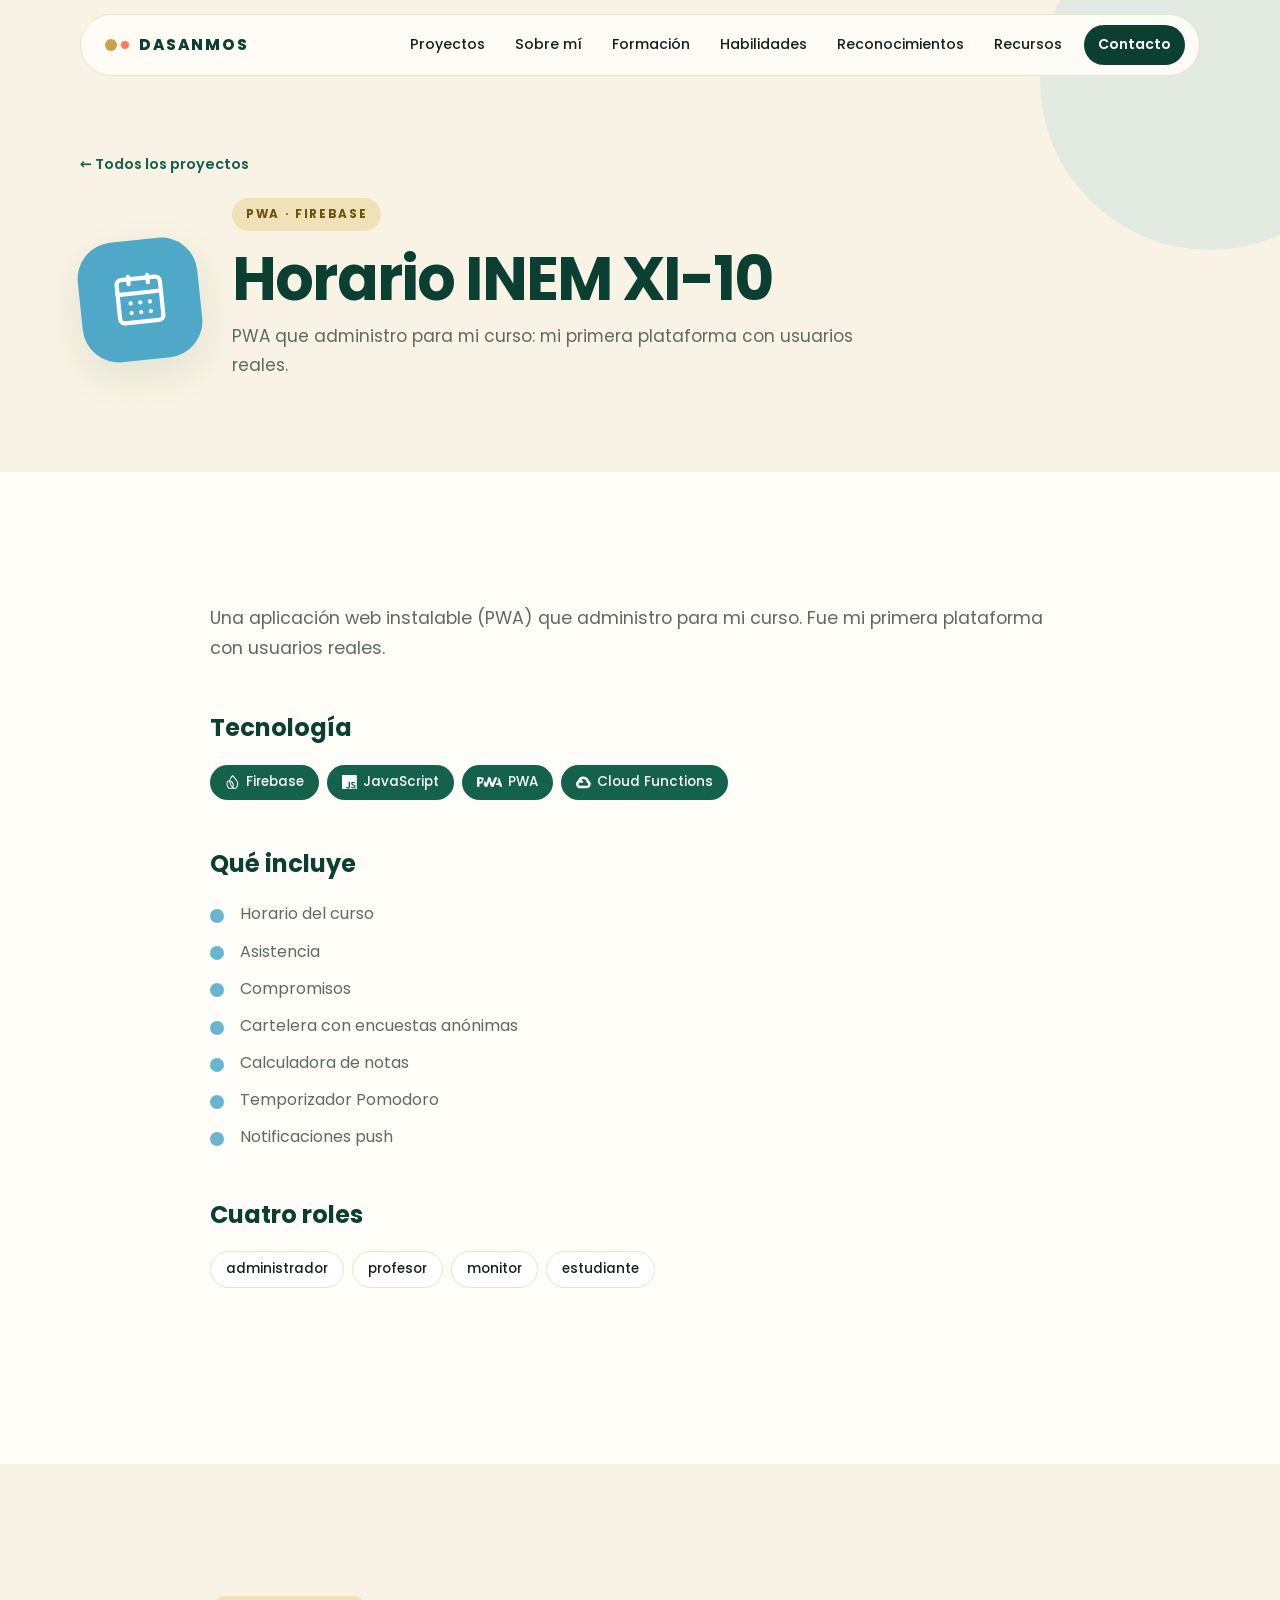
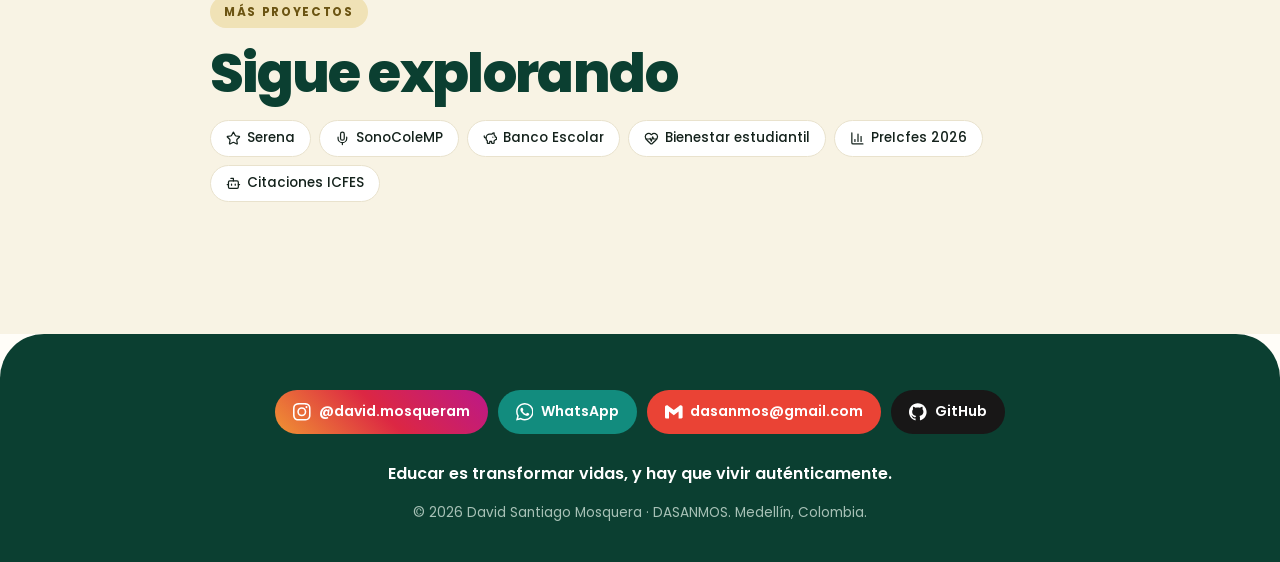
<file: proyectos/horario-inem.html>
<!DOCTYPE html>
<html lang="es">
<head>
  <meta charset="UTF-8">
  <meta name="viewport" content="width=device-width, initial-scale=1">
  <title>Horario INEM XI-10 · DASANMOS</title>
  <meta name="description" content="PWA que administro para mi curso: mi primera plataforma con usuarios reales.">
  <meta property="og:title" content="Horario INEM XI-10 · DASANMOS">
  <meta property="og:description" content="PWA que administro para mi curso: mi primera plataforma con usuarios reales.">
  <meta property="og:type" content="website">
  <meta property="og:image" content="https://dasanmos.github.io/images/santi.jpg">
  <link rel="icon" href="../images/favicon.svg" type="image/svg+xml">
  <link rel="preconnect" href="https://fonts.googleapis.com">
  <link rel="preconnect" href="https://fonts.gstatic.com" crossorigin>
  <link href="https://fonts.googleapis.com/css2?family=Poppins:wght@400;500;600;700;800&display=swap" rel="stylesheet">
  <link rel="stylesheet" href="../css/styles.css">
</head>
<body>
<header class="nav" id="nav">
  <a class="brand" href="../index.html"><span class="dot"></span>DASANMOS</a>
  <button class="burger" id="burger" aria-label="Abrir menú" aria-expanded="false"><span></span><span></span><span></span></button>
  <nav class="menu" id="menu">
    <a href="../index.html#proyectos">Proyectos</a>
    <a href="../index.html#sobre-mi">Sobre mí</a>
    <a href="../index.html#formacion">Formación</a>
    <a href="../index.html#habilidades">Habilidades</a>
    <a href="../index.html#reconocimientos">Reconocimientos</a>
    <a href="../recursos.html">Recursos</a>
    <a class="cta" href="../index.html#contacto">Contacto</a>
  </nav>
</header>
<main>
<section class="phero" style="--c:var(--sky)">
  <div class="wrap">
    <a class="back" href="../index.html#proyectos">← Todos los proyectos</a>
    <div class="ph-grid">
      <div class="big-ico"><svg class="i" viewBox="0 0 24 24" fill="none" stroke="currentColor" stroke-width="2" stroke-linecap="round" stroke-linejoin="round" aria-hidden="true"><path d="M8 2v3" /> <path d="M16 2v3" /> <rect x="3" y="3" width="18" height="18" rx="2" /> <path d="M3 9h18" /> <path d="M8 13h.01" /> <path d="M12 13h.01" /> <path d="M16 13h.01" /> <path d="M8 17h.01" /> <path d="M12 17h.01" /> <path d="M16 17h.01" /></svg></div>
      <div>
        <span class="kicker">PWA · Firebase</span>
        <h1>Horario INEM XI-10</h1>
        <p class="lead">PWA que administro para mi curso: mi primera plataforma con usuarios reales.</p>
        
      </div>
    </div>
  </div>
</section>
<section class="section" style="--c:var(--sky)">
  <div class="wrap narrow">
    <div class="psec"><p style="font-size:1.1rem">Una aplicación web instalable (PWA) que administro para mi curso. Fue mi primera plataforma con usuarios reales.</p></div>
    
    <div class="psec"><h2>Tecnología</h2><div class="chips g"><span><svg class="i b" style="--b:#DD2C00" viewBox="0 0 24 24" fill="currentColor" aria-hidden="true"><path d="M19.455 8.369c-.538-.748-1.778-2.285-3.681-4.569-.826-.991-1.535-1.832-1.884-2.245a146 146 0 0 0-.488-.576l-.207-.245-.113-.133-.022-.032-.01-.005L12.57 0l-.609.488c-1.555 1.246-2.828 2.851-3.681 4.64-.523 1.064-.864 2.105-1.043 3.176-.047.241-.088.489-.121.738-.209-.017-.421-.028-.632-.033-.018-.001-.035-.002-.059-.003a7.46 7.46 0 0 0-2.28.274l-.317.089-.163.286c-.765 1.342-1.198 2.869-1.252 4.416-.07 2.01.477 3.954 1.583 5.625 1.082 1.633 2.61 2.882 4.42 3.611l.236.095.071.025.003-.001a9.59 9.59 0 0 0 2.941.568q.171.006.342.006c1.273 0 2.513-.249 3.69-.742l.008.004.313-.145a9.63 9.63 0 0 0 3.927-3.335c1.01-1.49 1.577-3.234 1.641-5.042.075-2.161-.643-4.304-2.133-6.371m-7.083 6.695c.328 1.244.264 2.44-.191 3.558-1.135-1.12-1.967-2.352-2.475-3.665-.543-1.404-.87-2.74-.974-3.975.48.157.922.366 1.315.622 1.132.737 1.914 1.902 2.325 3.461zm.207 6.022c.482.368.99.712 1.513 1.028-.771.21-1.565.302-2.369.273a8 8 0 0 1-.373-.022c.458-.394.869-.823 1.228-1.279zm1.347-6.431c-.516-1.957-1.527-3.437-3.002-4.398-.647-.421-1.385-.741-2.194-.95.011-.134.026-.268.043-.4.014-.113.03-.216.046-.313.133-.689.332-1.37.589-2.025.099-.25.206-.499.321-.74l.004-.008c.177-.358.376-.719.61-1.105l.092-.152-.003-.001c.544-.851 1.197-1.627 1.942-2.311l.288.341c.672.796 1.304 1.548 1.878 2.237 1.291 1.549 2.966 3.583 3.612 4.48 1.277 1.771 1.893 3.579 1.83 5.375-.049 1.395-.461 2.755-1.195 3.933-.694 1.116-1.661 2.05-2.8 2.708-.636-.318-1.559-.839-2.539-1.599.79-1.575.952-3.28.479-5.072zm-2.575 5.397c-.725.939-1.587 1.55-2.09 1.856-.081-.029-.163-.06-.243-.093l-.065-.026c-1.49-.616-2.747-1.656-3.635-3.01-.907-1.384-1.356-2.993-1.298-4.653.041-1.19.338-2.327.882-3.379.316-.07.638-.114.96-.131l.084-.002c.162-.003.324-.003.478 0 .227.011.454.035.677.07.073 1.513.445 3.145 1.105 4.852.637 1.644 1.694 3.162 3.144 4.515z"/></svg>Firebase</span><span><svg class="i b" style="--b:#F7DF1E" viewBox="0 0 24 24" fill="currentColor" aria-hidden="true"><path d="M0 0h24v24H0V0zm22.034 18.276c-.175-1.095-.888-2.015-3.003-2.873-.736-.345-1.554-.585-1.797-1.14-.091-.33-.105-.51-.046-.705.15-.646.915-.84 1.515-.66.39.12.75.42.976.9 1.034-.676 1.034-.676 1.755-1.125-.27-.42-.404-.601-.586-.78-.63-.705-1.469-1.065-2.834-1.034l-.705.089c-.676.165-1.32.525-1.71 1.005-1.14 1.291-.811 3.541.569 4.471 1.365 1.02 3.361 1.244 3.616 2.205.24 1.17-.87 1.545-1.966 1.41-.811-.18-1.26-.586-1.755-1.336l-1.83 1.051c.21.48.45.689.81 1.109 1.74 1.756 6.09 1.666 6.871-1.004.029-.09.24-.705.074-1.65l.046.067zm-8.983-7.245h-2.248c0 1.938-.009 3.864-.009 5.805 0 1.232.063 2.363-.138 2.711-.33.689-1.18.601-1.566.48-.396-.196-.597-.466-.83-.855-.063-.105-.11-.196-.127-.196l-1.825 1.125c.305.63.75 1.172 1.324 1.517.855.51 2.004.675 3.207.405.783-.226 1.458-.691 1.811-1.411.51-.93.402-2.07.397-3.346.012-2.054 0-4.109 0-6.179l.004-.056z"/></svg>JavaScript</span><span><svg class="i b w" style="--b:#5A0FC8" viewBox="0 4.5 24 15" fill="currentColor" aria-hidden="true"><path d="M20.5967 7.482L24 16.518h-2.5098l-.5816-1.6184h-3.2452l.6933-1.7532h2.0019l-.95-2.6597 1.1881-3.0047zm-8.111 0l1.7722 5.8393L16.75 7.482h2.4154l-3.6433 9.036h-2.3833l-1.6395-5.2366-1.7196 5.2366h-2.377l-1.233-2.1161 1.2144-3.7415 1.342 2.6609 1.9029-5.8393h1.8566zm-8.7453 0c1.0635 0 1.8713.3055 2.4234.9166a2.647 2.647 0 01.2806.3684l-1.0753 3.3128-.3847 1.1854c-.352.1006-.7533.1509-1.204.1509H2.2928v3.102H0V7.482zm-.5816 1.7532h-.866v2.4276h.8597c.5577 0 .9406-.1194 1.1485-.3582.1896-.215.2845-.5058.2845-.8724 0-.364-.1079-.6544-.3235-.8714-.2157-.217-.5834-.3256-1.1032-.3256z"/></svg>PWA</span><span><svg class="i b" style="--b:#4285F4" viewBox="0 0 24 24" fill="currentColor" aria-hidden="true"><path d="M12.19 2.38a9.344 9.344 0 0 0-9.234 6.893c.053-.02-.055.013 0 0-3.875 2.551-3.922 8.11-.247 10.941l.006-.007-.007.03a6.717 6.717 0 0 0 4.077 1.356h5.173l.03.03h5.192c6.687.053 9.376-8.605 3.835-12.35a9.365 9.365 0 0 0-2.821-4.552l-.043.043.006-.05A9.344 9.344 0 0 0 12.19 2.38zm-.358 4.146c1.244-.04 2.518.368 3.486 1.15a5.186 5.186 0 0 1 1.862 4.078v.518c3.53-.07 3.53 5.262 0 5.193h-5.193l-.008.009v-.04H6.785a2.59 2.59 0 0 1-1.067-.23h.001a2.597 2.597 0 1 1 3.437-3.437l3.013-3.012A6.747 6.747 0 0 0 8.11 8.24c.018-.01.04-.026.054-.023a5.186 5.186 0 0 1 3.67-1.69z"/></svg>Cloud Functions</span></div></div>
    
    <div class="psec"><h2>Qué incluye</h2><ul class="ls"><li>Horario del curso</li><li>Asistencia</li><li>Compromisos</li><li>Cartelera con encuestas anónimas</li><li>Calculadora de notas</li><li>Temporizador Pomodoro</li><li>Notificaciones push</li></ul></div><div class="psec"><h2>Cuatro roles</h2><div class="chips "><span>administrador</span><span>profesor</span><span>monitor</span><span>estudiante</span></div></div>
  </div>
</section>
<section class="section soft">
  <div class="wrap narrow">
    <span class="kicker">Más proyectos</span>
    <h2 class="title">Sigue explorando</h2>
    <div class="chips"><a href="serena.html"><svg class="i" viewBox="0 0 24 24" fill="none" stroke="currentColor" stroke-width="2" stroke-linecap="round" stroke-linejoin="round" aria-hidden="true"><path d="M11.525 2.295a.53.53 0 0 1 .95 0l2.31 4.679a2.123 2.123 0 0 0 1.595 1.16l5.166.756a.53.53 0 0 1 .294.904l-3.736 3.638a2.123 2.123 0 0 0-.611 1.878l.882 5.14a.53.53 0 0 1-.771.56l-4.618-2.428a2.122 2.122 0 0 0-1.973 0L6.396 21.01a.53.53 0 0 1-.77-.56l.881-5.139a2.122 2.122 0 0 0-.611-1.879L2.16 9.795a.53.53 0 0 1 .294-.906l5.165-.755a2.122 2.122 0 0 0 1.597-1.16z" /></svg> Serena</a><a href="sonocolemp.html"><svg class="i" viewBox="0 0 24 24" fill="none" stroke="currentColor" stroke-width="2" stroke-linecap="round" stroke-linejoin="round" aria-hidden="true"><path d="M12 19v3" /> <path d="M19 10v2a7 7 0 0 1-14 0v-2" /> <rect x="9" y="2" width="6" height="13" rx="3" /></svg> SonoColeMP</a><a href="banco-escolar.html"><svg class="i" viewBox="0 0 24 24" fill="none" stroke="currentColor" stroke-width="2" stroke-linecap="round" stroke-linejoin="round" aria-hidden="true"><path d="M11 17h3v2a1 1 0 0 0 1 1h2a1 1 0 0 0 1-1v-3a3.16 3.16 0 0 0 2-2h1a1 1 0 0 0 1-1v-2a1 1 0 0 0-1-1h-1a5 5 0 0 0-2-4V3a4 4 0 0 0-3.2 1.6l-.3.4H11a6 6 0 0 0-6 6v1a5 5 0 0 0 2 4v3a1 1 0 0 0 1 1h2a1 1 0 0 0 1-1z" /> <path d="M16 10h.01" /> <path d="M2 8v1a2 2 0 0 0 2 2h1" /></svg> Banco Escolar</a><a href="bienestar-estudiantil.html"><svg class="i" viewBox="0 0 24 24" fill="none" stroke="currentColor" stroke-width="2" stroke-linecap="round" stroke-linejoin="round" aria-hidden="true"><path d="M2 9.5a5.5 5.5 0 0 1 9.591-3.676.56.56 0 0 0 .818 0A5.49 5.49 0 0 1 22 9.5c0 2.29-1.5 4-3 5.5l-5.492 5.313a2 2 0 0 1-3 .019L5 15c-1.5-1.5-3-3.2-3-5.5" /> <path d="M3.22 13H9.5l.5-1 2 4.5 2-7 1.5 3.5h5.27" /></svg> Bienestar estudiantil</a><a href="preicfes-2026.html"><svg class="i" viewBox="0 0 24 24" fill="none" stroke="currentColor" stroke-width="2" stroke-linecap="round" stroke-linejoin="round" aria-hidden="true"><path d="M3 3v16a2 2 0 0 0 2 2h16" /> <path d="M18 17V9" /> <path d="M13 17V5" /> <path d="M8 17v-3" /></svg> PreIcfes 2026</a><a href="citaciones-icfes.html"><svg class="i" viewBox="0 0 24 24" fill="none" stroke="currentColor" stroke-width="2" stroke-linecap="round" stroke-linejoin="round" aria-hidden="true"><path d="M12 8V4H8" /> <rect width="16" height="12" x="4" y="8" rx="2" /> <path d="M2 14h2" /> <path d="M20 14h2" /> <path d="M15 13v2" /> <path d="M9 13v2" /></svg> Citaciones ICFES</a></div>
  </div>
</section>
</main>
<footer class="footer">
  <div class="wrap">
    <div class="socials">
      <a class="pill" style="--c:linear-gradient(45deg,#f09433,#dc2743,#bc1888)" href="https://www.instagram.com/david.mosqueram/" target="_blank" rel="noopener"><svg class="i" viewBox="0 0 24 24" fill="currentColor" aria-hidden="true"><path d="M7.0301.084c-1.2768.0602-2.1487.264-2.911.5634-.7888.3075-1.4575.72-2.1228 1.3877-.6652.6677-1.075 1.3368-1.3802 2.127-.2954.7638-.4956 1.6365-.552 2.914-.0564 1.2775-.0689 1.6882-.0626 4.947.0062 3.2586.0206 3.6671.0825 4.9473.061 1.2765.264 2.1482.5635 2.9107.308.7889.72 1.4573 1.388 2.1228.6679.6655 1.3365 1.0743 2.1285 1.38.7632.295 1.6361.4961 2.9134.552 1.2773.056 1.6884.069 4.9462.0627 3.2578-.0062 3.668-.0207 4.9478-.0814 1.28-.0607 2.147-.2652 2.9098-.5633.7889-.3086 1.4578-.72 2.1228-1.3881.665-.6682 1.0745-1.3378 1.3795-2.1284.2957-.7632.4966-1.636.552-2.9124.056-1.2809.0692-1.6898.063-4.948-.0063-3.2583-.021-3.6668-.0817-4.9465-.0607-1.2797-.264-2.1487-.5633-2.9117-.3084-.7889-.72-1.4568-1.3876-2.1228C21.2982 1.33 20.628.9208 19.8378.6165 19.074.321 18.2017.1197 16.9244.0645 15.6471.0093 15.236-.005 11.977.0014 8.718.0076 8.31.0215 7.0301.0839m.1402 21.6932c-1.17-.0509-1.8053-.2453-2.2287-.408-.5606-.216-.96-.4771-1.3819-.895-.422-.4178-.6811-.8186-.9-1.378-.1644-.4234-.3624-1.058-.4171-2.228-.0595-1.2645-.072-1.6442-.079-4.848-.007-3.2037.0053-3.583.0607-4.848.05-1.169.2456-1.805.408-2.2282.216-.5613.4762-.96.895-1.3816.4188-.4217.8184-.6814 1.3783-.9003.423-.1651 1.0575-.3614 2.227-.4171 1.2655-.06 1.6447-.072 4.848-.079 3.2033-.007 3.5835.005 4.8495.0608 1.169.0508 1.8053.2445 2.228.408.5608.216.96.4754 1.3816.895.4217.4194.6816.8176.9005 1.3787.1653.4217.3617 1.056.4169 2.2263.0602 1.2655.0739 1.645.0796 4.848.0058 3.203-.0055 3.5834-.061 4.848-.051 1.17-.245 1.8055-.408 2.2294-.216.5604-.4763.96-.8954 1.3814-.419.4215-.8181.6811-1.3783.9-.4224.1649-1.0577.3617-2.2262.4174-1.2656.0595-1.6448.072-4.8493.079-3.2045.007-3.5825-.006-4.848-.0608M16.953 5.5864A1.44 1.44 0 1 0 18.39 4.144a1.44 1.44 0 0 0-1.437 1.4424M5.8385 12.012c.0067 3.4032 2.7706 6.1557 6.173 6.1493 3.4026-.0065 6.157-2.7701 6.1506-6.1733-.0065-3.4032-2.771-6.1565-6.174-6.1498-3.403.0067-6.156 2.771-6.1496 6.1738M8 12.0077a4 4 0 1 1 4.008 3.9921A3.9996 3.9996 0 0 1 8 12.0077"/></svg> @david.mosqueram</a>
      <a class="pill" style="--c:#128C7E" href="https://wa.me/@david.mosqueram" target="_blank" rel="noopener"><svg class="i" viewBox="0 0 24 24" fill="currentColor" aria-hidden="true"><path d="M17.472 14.382c-.297-.149-1.758-.867-2.03-.967-.273-.099-.471-.148-.67.15-.197.297-.767.966-.94 1.164-.173.199-.347.223-.644.075-.297-.15-1.255-.463-2.39-1.475-.883-.788-1.48-1.761-1.653-2.059-.173-.297-.018-.458.13-.606.134-.133.298-.347.446-.52.149-.174.198-.298.298-.497.099-.198.05-.371-.025-.52-.075-.149-.669-1.612-.916-2.207-.242-.579-.487-.5-.669-.51-.173-.008-.371-.01-.57-.01-.198 0-.52.074-.792.372-.272.297-1.04 1.016-1.04 2.479 0 1.462 1.065 2.875 1.213 3.074.149.198 2.096 3.2 5.077 4.487.709.306 1.262.489 1.694.625.712.227 1.36.195 1.871.118.571-.085 1.758-.719 2.006-1.413.248-.694.248-1.289.173-1.413-.074-.124-.272-.198-.57-.347m-5.421 7.403h-.004a9.87 9.87 0 01-5.031-1.378l-.361-.214-3.741.982.998-3.648-.235-.374a9.86 9.86 0 01-1.51-5.26c.001-5.45 4.436-9.884 9.888-9.884 2.64 0 5.122 1.03 6.988 2.898a9.825 9.825 0 012.893 6.994c-.003 5.45-4.437 9.884-9.885 9.884m8.413-18.297A11.815 11.815 0 0012.05 0C5.495 0 .16 5.335.157 11.892c0 2.096.547 4.142 1.588 5.945L.057 24l6.305-1.654a11.882 11.882 0 005.683 1.448h.005c6.554 0 11.89-5.335 11.893-11.893a11.821 11.821 0 00-3.48-8.413Z"/></svg> WhatsApp</a>
      <a class="pill" style="--c:#EA4335" href="mailto:dasanmos@gmail.com"><svg class="i" viewBox="0 0 24 24" fill="currentColor" aria-hidden="true"><path d="M24 5.457v13.909c0 .904-.732 1.636-1.636 1.636h-3.819V11.73L12 16.64l-6.545-4.91v9.273H1.636A1.636 1.636 0 0 1 0 19.366V5.457c0-2.023 2.309-3.178 3.927-1.964L5.455 4.64 12 9.548l6.545-4.91 1.528-1.145C21.69 2.28 24 3.434 24 5.457z"/></svg> dasanmos@gmail.com</a>
      <a class="pill" style="--c:#181717" href="https://github.com/dasanmos" target="_blank" rel="noopener"><svg class="i" viewBox="0 0 24 24" fill="currentColor" aria-hidden="true"><path d="M12 .297c-6.63 0-12 5.373-12 12 0 5.303 3.438 9.8 8.205 11.385.6.113.82-.258.82-.577 0-.285-.01-1.04-.015-2.04-3.338.724-4.042-1.61-4.042-1.61C4.422 18.07 3.633 17.7 3.633 17.7c-1.087-.744.084-.729.084-.729 1.205.084 1.838 1.236 1.838 1.236 1.07 1.835 2.809 1.305 3.495.998.108-.776.417-1.305.76-1.605-2.665-.3-5.466-1.332-5.466-5.93 0-1.31.465-2.38 1.235-3.22-.135-.303-.54-1.523.105-3.176 0 0 1.005-.322 3.3 1.23.96-.267 1.98-.399 3-.405 1.02.006 2.04.138 3 .405 2.28-1.552 3.285-1.23 3.285-1.23.645 1.653.24 2.873.12 3.176.765.84 1.23 1.91 1.23 3.22 0 4.61-2.805 5.625-5.475 5.92.42.36.81 1.096.81 2.22 0 1.606-.015 2.896-.015 3.286 0 .315.21.69.825.57C20.565 22.092 24 17.592 24 12.297c0-6.627-5.373-12-12-12"/></svg> GitHub</a>
    </div>
    <q>Educar es transformar vidas, y hay que vivir auténticamente.</q>
    <p>© <span id="year">2026</span> David Santiago Mosquera · DASANMOS. Medellín, Colombia.</p>
  </div>
</footer>
<script src="../js/main.js"></script>
</body>
</html>
</file>
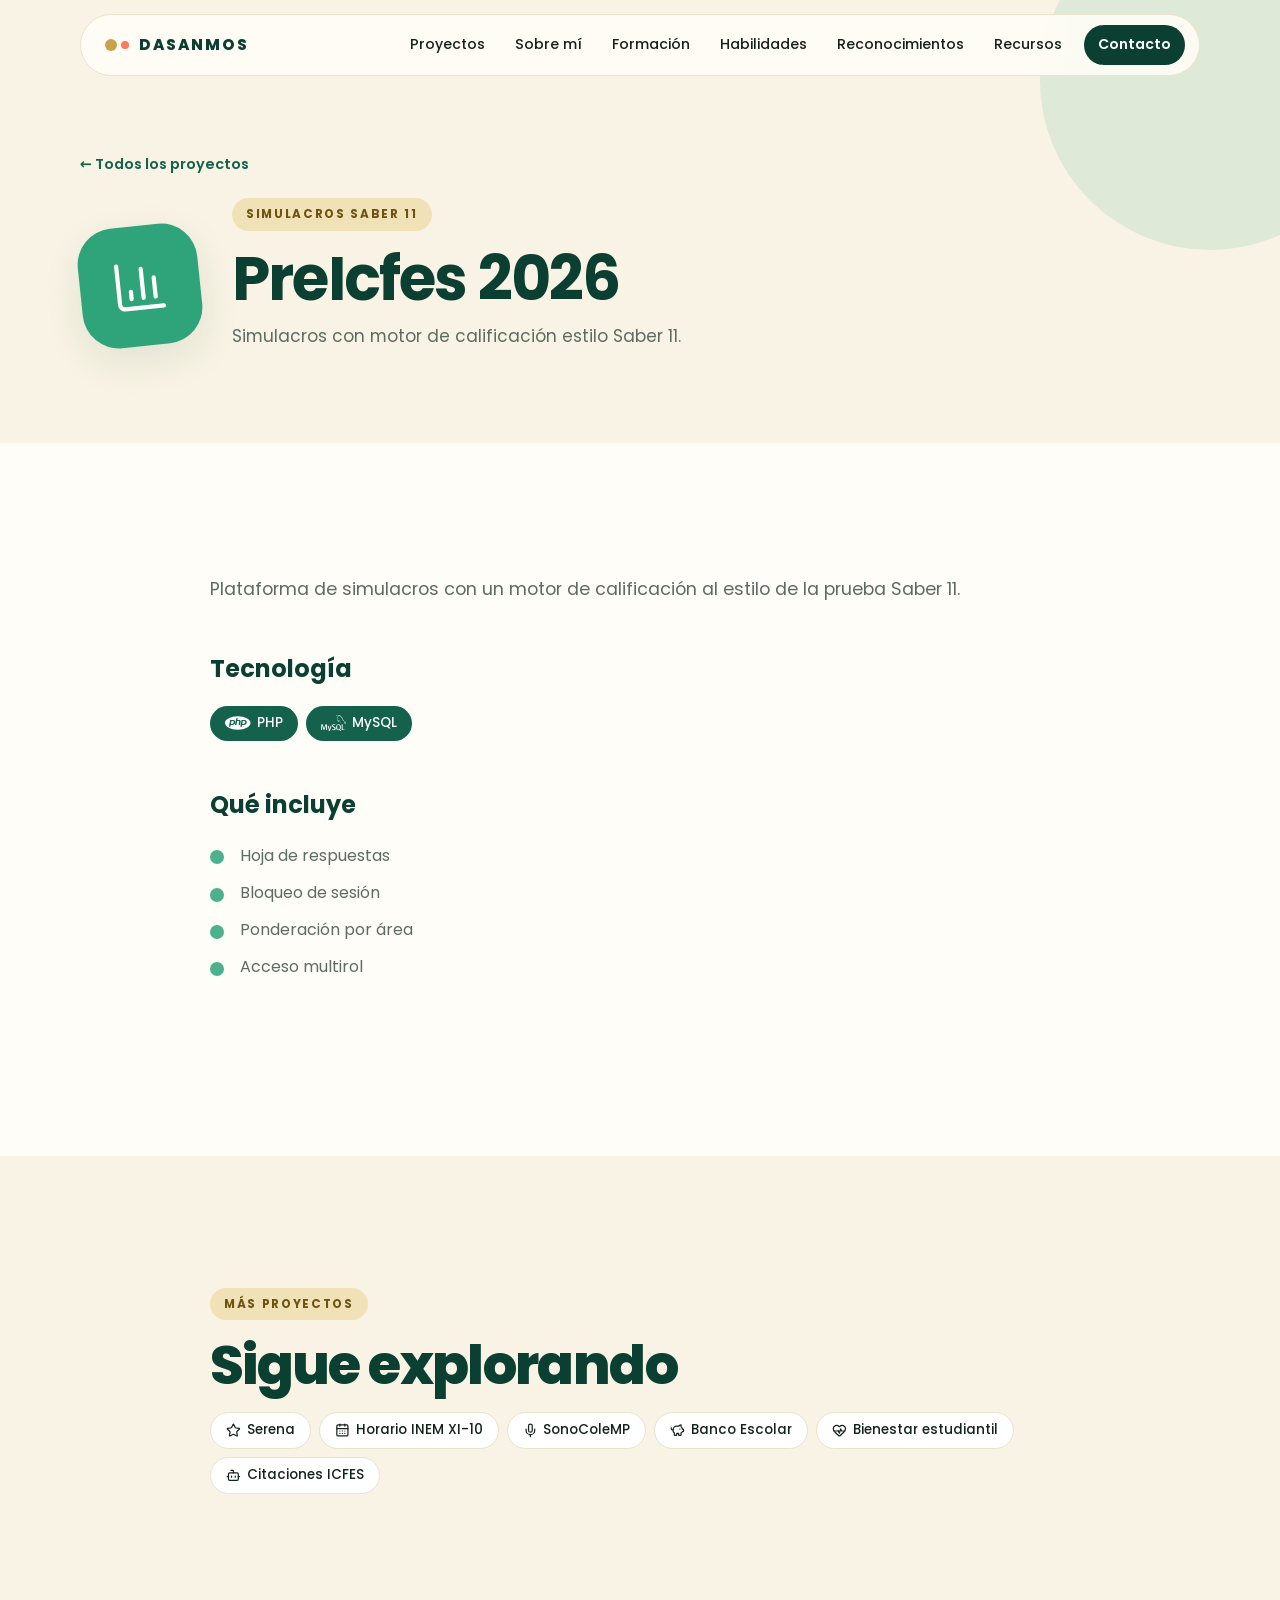
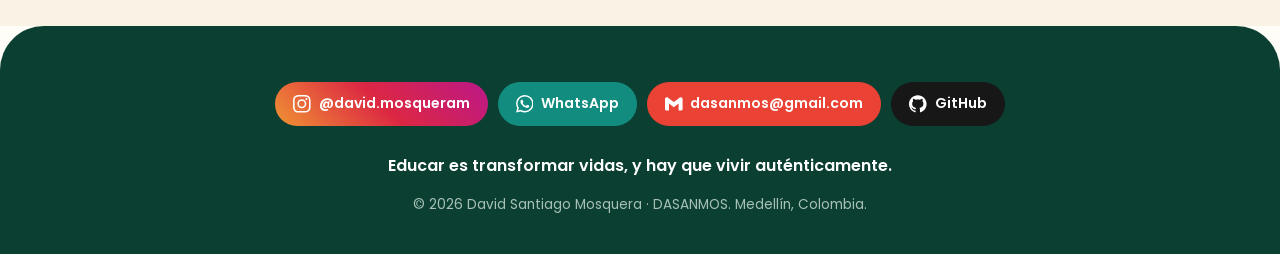
<file: proyectos/preicfes-2026.html>
<!DOCTYPE html>
<html lang="es">
<head>
  <meta charset="UTF-8">
  <meta name="viewport" content="width=device-width, initial-scale=1">
  <title>PreIcfes 2026 · DASANMOS</title>
  <meta name="description" content="Simulacros con motor de calificación estilo Saber 11.">
  <meta property="og:title" content="PreIcfes 2026 · DASANMOS">
  <meta property="og:description" content="Simulacros con motor de calificación estilo Saber 11.">
  <meta property="og:type" content="website">
  <meta property="og:image" content="https://dasanmos.github.io/images/santi.jpg">
  <link rel="icon" href="../images/favicon.svg" type="image/svg+xml">
  <link rel="preconnect" href="https://fonts.googleapis.com">
  <link rel="preconnect" href="https://fonts.gstatic.com" crossorigin>
  <link href="https://fonts.googleapis.com/css2?family=Poppins:wght@400;500;600;700;800&display=swap" rel="stylesheet">
  <link rel="stylesheet" href="../css/styles.css">
</head>
<body>
<header class="nav" id="nav">
  <a class="brand" href="../index.html"><span class="dot"></span>DASANMOS</a>
  <button class="burger" id="burger" aria-label="Abrir menú" aria-expanded="false"><span></span><span></span><span></span></button>
  <nav class="menu" id="menu">
    <a href="../index.html#proyectos">Proyectos</a>
    <a href="../index.html#sobre-mi">Sobre mí</a>
    <a href="../index.html#formacion">Formación</a>
    <a href="../index.html#habilidades">Habilidades</a>
    <a href="../index.html#reconocimientos">Reconocimientos</a>
    <a href="../recursos.html">Recursos</a>
    <a class="cta" href="../index.html#contacto">Contacto</a>
  </nav>
</header>
<main>
<section class="phero" style="--c:var(--leaf)">
  <div class="wrap">
    <a class="back" href="../index.html#proyectos">← Todos los proyectos</a>
    <div class="ph-grid">
      <div class="big-ico"><svg class="i" viewBox="0 0 24 24" fill="none" stroke="currentColor" stroke-width="2" stroke-linecap="round" stroke-linejoin="round" aria-hidden="true"><path d="M3 3v16a2 2 0 0 0 2 2h16" /> <path d="M18 17V9" /> <path d="M13 17V5" /> <path d="M8 17v-3" /></svg></div>
      <div>
        <span class="kicker">Simulacros Saber 11</span>
        <h1>PreIcfes 2026</h1>
        <p class="lead">Simulacros con motor de calificación estilo Saber 11.</p>
        
      </div>
    </div>
  </div>
</section>
<section class="section" style="--c:var(--leaf)">
  <div class="wrap narrow">
    <div class="psec"><p style="font-size:1.1rem">Plataforma de simulacros con un motor de calificación al estilo de la prueba Saber 11.</p></div>
    
    <div class="psec"><h2>Tecnología</h2><div class="chips g"><span><svg class="i b w" style="--b:#777BB4" viewBox="0 4.5 24 15" fill="currentColor" aria-hidden="true"><path d="M7.01 10.207h-.944l-.515 2.648h.838c.556 0 .97-.105 1.242-.314.272-.21.455-.559.55-1.049.092-.47.05-.802-.124-.995-.175-.193-.523-.29-1.047-.29zM12 5.688C5.373 5.688 0 8.514 0 12s5.373 6.313 12 6.313S24 15.486 24 12c0-3.486-5.373-6.312-12-6.312zm-3.26 7.451c-.261.25-.575.438-.917.551-.336.108-.765.164-1.285.164H5.357l-.327 1.681H3.652l1.23-6.326h2.65c.797 0 1.378.209 1.744.628.366.418.476 1.002.33 1.752a2.836 2.836 0 0 1-.305.847c-.143.255-.33.49-.561.703zm4.024.715l.543-2.799c.063-.318.039-.536-.068-.651-.107-.116-.336-.174-.687-.174H11.46l-.704 3.625H9.388l1.23-6.327h1.367l-.327 1.682h1.218c.767 0 1.295.134 1.586.401s.378.7.263 1.299l-.572 2.944h-1.389zm7.597-2.265a2.782 2.782 0 0 1-.305.847c-.143.255-.33.49-.561.703a2.44 2.44 0 0 1-.917.551c-.336.108-.765.164-1.286.164h-1.18l-.327 1.682h-1.378l1.23-6.326h2.649c.797 0 1.378.209 1.744.628.366.417.477 1.001.331 1.751zM17.766 10.207h-.943l-.516 2.648h.838c.557 0 .971-.105 1.242-.314.272-.21.455-.559.551-1.049.092-.47.049-.802-.125-.995s-.524-.29-1.047-.29z"/></svg>PHP</span><span><svg class="i b w" style="--b:#4479A1" viewBox="0 4.5 24 15" fill="currentColor" aria-hidden="true"><path d="M16.405 5.501c-.115 0-.193.014-.274.033v.013h.014c.054.104.146.18.214.273.054.107.1.214.154.32l.014-.015c.094-.066.14-.172.14-.333-.04-.047-.046-.094-.08-.14-.04-.067-.126-.1-.18-.153zM5.77 18.695h-.927a50.854 50.854 0 00-.27-4.41h-.008l-1.41 4.41H2.45l-1.4-4.41h-.01a72.892 72.892 0 00-.195 4.41H0c.055-1.966.192-3.81.41-5.53h1.15l1.335 4.064h.008l1.347-4.064h1.095c.242 2.015.384 3.86.428 5.53zm4.017-4.08c-.378 2.045-.876 3.533-1.492 4.46-.482.716-1.01 1.073-1.583 1.073-.153 0-.34-.046-.566-.138v-.494c.11.017.24.026.386.026.268 0 .483-.075.647-.222.197-.18.295-.382.295-.605 0-.155-.077-.47-.23-.944L6.23 14.615h.91l.727 2.36c.164.536.233.91.205 1.123.4-1.064.678-2.227.835-3.483zm12.325 4.08h-2.63v-5.53h.885v4.85h1.745zm-3.32.135l-1.016-.5c.09-.076.177-.158.255-.25.433-.506.648-1.258.648-2.253 0-1.83-.718-2.746-2.155-2.746-.704 0-1.254.232-1.65.697-.43.508-.646 1.256-.646 2.245 0 .972.19 1.686.574 2.14.35.41.877.615 1.583.615.264 0 .506-.033.725-.098l1.325.772.36-.622zM15.5 17.588c-.225-.36-.337-.94-.337-1.736 0-1.393.424-2.09 1.27-2.09.443 0 .77.167.977.5.224.362.336.936.336 1.723 0 1.404-.424 2.108-1.27 2.108-.445 0-.77-.167-.978-.5zm-1.658-.425c0 .47-.172.856-.516 1.156-.344.3-.803.45-1.384.45-.543 0-1.064-.172-1.573-.515l.237-.476c.438.22.833.328 1.19.328.332 0 .593-.073.783-.22a.754.754 0 00.3-.615c0-.33-.23-.61-.648-.845-.388-.213-1.163-.657-1.163-.657-.422-.307-.632-.636-.632-1.177 0-.45.157-.81.47-1.085.315-.278.72-.415 1.22-.415.512 0 .98.136 1.4.41l-.213.476a2.726 2.726 0 00-1.064-.23c-.283 0-.502.068-.654.206a.685.685 0 00-.248.524c0 .328.234.61.666.85.393.215 1.187.67 1.187.67.433.305.648.63.648 1.168zm9.382-5.852c-.535-.014-.95.04-1.297.188-.1.04-.26.04-.274.167.055.053.063.14.11.214.08.134.218.313.346.407.14.11.28.216.427.31.26.16.555.255.81.416.145.094.293.213.44.313.073.05.12.14.214.172v-.02c-.046-.06-.06-.147-.105-.214-.067-.067-.134-.127-.2-.193a3.223 3.223 0 00-.695-.675c-.214-.146-.682-.35-.77-.595l-.013-.014c.146-.013.32-.066.46-.106.227-.06.435-.047.67-.106.106-.027.213-.06.32-.094v-.06c-.12-.12-.21-.283-.334-.395a8.867 8.867 0 00-1.104-.823c-.21-.134-.476-.22-.697-.334-.08-.04-.214-.06-.26-.127-.12-.146-.19-.34-.275-.514a17.69 17.69 0 01-.547-1.163c-.12-.262-.193-.523-.34-.763-.69-1.137-1.437-1.826-2.586-2.5-.247-.14-.543-.2-.856-.274-.167-.008-.334-.02-.5-.027-.11-.047-.216-.174-.31-.235-.38-.24-1.364-.76-1.644-.072-.18.434.267.862.422 1.082.115.153.26.328.34.5.047.116.06.235.107.356.106.294.207.622.347.897.073.14.153.287.247.413.054.073.146.107.167.227-.094.136-.1.334-.154.5-.24.757-.146 1.693.194 2.25.107.166.362.534.703.393.3-.12.234-.5.32-.835.02-.08.007-.133.048-.187v.015c.094.188.188.367.274.555.206.328.566.668.867.895.16.12.287.328.487.402v-.02h-.015c-.043-.058-.1-.086-.154-.133a3.445 3.445 0 01-.35-.4 8.76 8.76 0 01-.747-1.218c-.11-.21-.202-.436-.29-.643-.04-.08-.04-.2-.107-.24-.1.146-.247.273-.32.453-.127.288-.14.642-.188 1.01-.027.007-.014 0-.027.014-.214-.052-.287-.274-.367-.46-.2-.475-.233-1.238-.06-1.785.047-.14.247-.582.167-.716-.042-.127-.174-.2-.247-.303a2.478 2.478 0 01-.24-.427c-.16-.374-.24-.788-.414-1.162-.08-.173-.22-.354-.334-.513-.127-.18-.267-.307-.368-.52-.033-.073-.08-.194-.027-.274.014-.054.042-.075.094-.09.088-.072.335.022.422.062.247.1.455.194.662.334.094.066.195.193.315.226h.14c.214.047.455.014.655.073.355.114.675.28.962.46a5.953 5.953 0 012.085 2.286c.08.154.115.295.188.455.14.33.313.663.455.982.14.315.275.636.476.897.1.14.502.213.682.286.133.06.34.115.46.188.23.14.454.3.67.454.11.076.443.243.463.378z"/></svg>MySQL</span></div></div>
    
    <div class="psec"><h2>Qué incluye</h2><ul class="ls"><li>Hoja de respuestas</li><li>Bloqueo de sesión</li><li>Ponderación por área</li><li>Acceso multirol</li></ul></div>
  </div>
</section>
<section class="section soft">
  <div class="wrap narrow">
    <span class="kicker">Más proyectos</span>
    <h2 class="title">Sigue explorando</h2>
    <div class="chips"><a href="serena.html"><svg class="i" viewBox="0 0 24 24" fill="none" stroke="currentColor" stroke-width="2" stroke-linecap="round" stroke-linejoin="round" aria-hidden="true"><path d="M11.525 2.295a.53.53 0 0 1 .95 0l2.31 4.679a2.123 2.123 0 0 0 1.595 1.16l5.166.756a.53.53 0 0 1 .294.904l-3.736 3.638a2.123 2.123 0 0 0-.611 1.878l.882 5.14a.53.53 0 0 1-.771.56l-4.618-2.428a2.122 2.122 0 0 0-1.973 0L6.396 21.01a.53.53 0 0 1-.77-.56l.881-5.139a2.122 2.122 0 0 0-.611-1.879L2.16 9.795a.53.53 0 0 1 .294-.906l5.165-.755a2.122 2.122 0 0 0 1.597-1.16z" /></svg> Serena</a><a href="horario-inem.html"><svg class="i" viewBox="0 0 24 24" fill="none" stroke="currentColor" stroke-width="2" stroke-linecap="round" stroke-linejoin="round" aria-hidden="true"><path d="M8 2v3" /> <path d="M16 2v3" /> <rect x="3" y="3" width="18" height="18" rx="2" /> <path d="M3 9h18" /> <path d="M8 13h.01" /> <path d="M12 13h.01" /> <path d="M16 13h.01" /> <path d="M8 17h.01" /> <path d="M12 17h.01" /> <path d="M16 17h.01" /></svg> Horario INEM XI-10</a><a href="sonocolemp.html"><svg class="i" viewBox="0 0 24 24" fill="none" stroke="currentColor" stroke-width="2" stroke-linecap="round" stroke-linejoin="round" aria-hidden="true"><path d="M12 19v3" /> <path d="M19 10v2a7 7 0 0 1-14 0v-2" /> <rect x="9" y="2" width="6" height="13" rx="3" /></svg> SonoColeMP</a><a href="banco-escolar.html"><svg class="i" viewBox="0 0 24 24" fill="none" stroke="currentColor" stroke-width="2" stroke-linecap="round" stroke-linejoin="round" aria-hidden="true"><path d="M11 17h3v2a1 1 0 0 0 1 1h2a1 1 0 0 0 1-1v-3a3.16 3.16 0 0 0 2-2h1a1 1 0 0 0 1-1v-2a1 1 0 0 0-1-1h-1a5 5 0 0 0-2-4V3a4 4 0 0 0-3.2 1.6l-.3.4H11a6 6 0 0 0-6 6v1a5 5 0 0 0 2 4v3a1 1 0 0 0 1 1h2a1 1 0 0 0 1-1z" /> <path d="M16 10h.01" /> <path d="M2 8v1a2 2 0 0 0 2 2h1" /></svg> Banco Escolar</a><a href="bienestar-estudiantil.html"><svg class="i" viewBox="0 0 24 24" fill="none" stroke="currentColor" stroke-width="2" stroke-linecap="round" stroke-linejoin="round" aria-hidden="true"><path d="M2 9.5a5.5 5.5 0 0 1 9.591-3.676.56.56 0 0 0 .818 0A5.49 5.49 0 0 1 22 9.5c0 2.29-1.5 4-3 5.5l-5.492 5.313a2 2 0 0 1-3 .019L5 15c-1.5-1.5-3-3.2-3-5.5" /> <path d="M3.22 13H9.5l.5-1 2 4.5 2-7 1.5 3.5h5.27" /></svg> Bienestar estudiantil</a><a href="citaciones-icfes.html"><svg class="i" viewBox="0 0 24 24" fill="none" stroke="currentColor" stroke-width="2" stroke-linecap="round" stroke-linejoin="round" aria-hidden="true"><path d="M12 8V4H8" /> <rect width="16" height="12" x="4" y="8" rx="2" /> <path d="M2 14h2" /> <path d="M20 14h2" /> <path d="M15 13v2" /> <path d="M9 13v2" /></svg> Citaciones ICFES</a></div>
  </div>
</section>
</main>
<footer class="footer">
  <div class="wrap">
    <div class="socials">
      <a class="pill" style="--c:linear-gradient(45deg,#f09433,#dc2743,#bc1888)" href="https://www.instagram.com/david.mosqueram/" target="_blank" rel="noopener"><svg class="i" viewBox="0 0 24 24" fill="currentColor" aria-hidden="true"><path d="M7.0301.084c-1.2768.0602-2.1487.264-2.911.5634-.7888.3075-1.4575.72-2.1228 1.3877-.6652.6677-1.075 1.3368-1.3802 2.127-.2954.7638-.4956 1.6365-.552 2.914-.0564 1.2775-.0689 1.6882-.0626 4.947.0062 3.2586.0206 3.6671.0825 4.9473.061 1.2765.264 2.1482.5635 2.9107.308.7889.72 1.4573 1.388 2.1228.6679.6655 1.3365 1.0743 2.1285 1.38.7632.295 1.6361.4961 2.9134.552 1.2773.056 1.6884.069 4.9462.0627 3.2578-.0062 3.668-.0207 4.9478-.0814 1.28-.0607 2.147-.2652 2.9098-.5633.7889-.3086 1.4578-.72 2.1228-1.3881.665-.6682 1.0745-1.3378 1.3795-2.1284.2957-.7632.4966-1.636.552-2.9124.056-1.2809.0692-1.6898.063-4.948-.0063-3.2583-.021-3.6668-.0817-4.9465-.0607-1.2797-.264-2.1487-.5633-2.9117-.3084-.7889-.72-1.4568-1.3876-2.1228C21.2982 1.33 20.628.9208 19.8378.6165 19.074.321 18.2017.1197 16.9244.0645 15.6471.0093 15.236-.005 11.977.0014 8.718.0076 8.31.0215 7.0301.0839m.1402 21.6932c-1.17-.0509-1.8053-.2453-2.2287-.408-.5606-.216-.96-.4771-1.3819-.895-.422-.4178-.6811-.8186-.9-1.378-.1644-.4234-.3624-1.058-.4171-2.228-.0595-1.2645-.072-1.6442-.079-4.848-.007-3.2037.0053-3.583.0607-4.848.05-1.169.2456-1.805.408-2.2282.216-.5613.4762-.96.895-1.3816.4188-.4217.8184-.6814 1.3783-.9003.423-.1651 1.0575-.3614 2.227-.4171 1.2655-.06 1.6447-.072 4.848-.079 3.2033-.007 3.5835.005 4.8495.0608 1.169.0508 1.8053.2445 2.228.408.5608.216.96.4754 1.3816.895.4217.4194.6816.8176.9005 1.3787.1653.4217.3617 1.056.4169 2.2263.0602 1.2655.0739 1.645.0796 4.848.0058 3.203-.0055 3.5834-.061 4.848-.051 1.17-.245 1.8055-.408 2.2294-.216.5604-.4763.96-.8954 1.3814-.419.4215-.8181.6811-1.3783.9-.4224.1649-1.0577.3617-2.2262.4174-1.2656.0595-1.6448.072-4.8493.079-3.2045.007-3.5825-.006-4.848-.0608M16.953 5.5864A1.44 1.44 0 1 0 18.39 4.144a1.44 1.44 0 0 0-1.437 1.4424M5.8385 12.012c.0067 3.4032 2.7706 6.1557 6.173 6.1493 3.4026-.0065 6.157-2.7701 6.1506-6.1733-.0065-3.4032-2.771-6.1565-6.174-6.1498-3.403.0067-6.156 2.771-6.1496 6.1738M8 12.0077a4 4 0 1 1 4.008 3.9921A3.9996 3.9996 0 0 1 8 12.0077"/></svg> @david.mosqueram</a>
      <a class="pill" style="--c:#128C7E" href="https://wa.me/@david.mosqueram" target="_blank" rel="noopener"><svg class="i" viewBox="0 0 24 24" fill="currentColor" aria-hidden="true"><path d="M17.472 14.382c-.297-.149-1.758-.867-2.03-.967-.273-.099-.471-.148-.67.15-.197.297-.767.966-.94 1.164-.173.199-.347.223-.644.075-.297-.15-1.255-.463-2.39-1.475-.883-.788-1.48-1.761-1.653-2.059-.173-.297-.018-.458.13-.606.134-.133.298-.347.446-.52.149-.174.198-.298.298-.497.099-.198.05-.371-.025-.52-.075-.149-.669-1.612-.916-2.207-.242-.579-.487-.5-.669-.51-.173-.008-.371-.01-.57-.01-.198 0-.52.074-.792.372-.272.297-1.04 1.016-1.04 2.479 0 1.462 1.065 2.875 1.213 3.074.149.198 2.096 3.2 5.077 4.487.709.306 1.262.489 1.694.625.712.227 1.36.195 1.871.118.571-.085 1.758-.719 2.006-1.413.248-.694.248-1.289.173-1.413-.074-.124-.272-.198-.57-.347m-5.421 7.403h-.004a9.87 9.87 0 01-5.031-1.378l-.361-.214-3.741.982.998-3.648-.235-.374a9.86 9.86 0 01-1.51-5.26c.001-5.45 4.436-9.884 9.888-9.884 2.64 0 5.122 1.03 6.988 2.898a9.825 9.825 0 012.893 6.994c-.003 5.45-4.437 9.884-9.885 9.884m8.413-18.297A11.815 11.815 0 0012.05 0C5.495 0 .16 5.335.157 11.892c0 2.096.547 4.142 1.588 5.945L.057 24l6.305-1.654a11.882 11.882 0 005.683 1.448h.005c6.554 0 11.89-5.335 11.893-11.893a11.821 11.821 0 00-3.48-8.413Z"/></svg> WhatsApp</a>
      <a class="pill" style="--c:#EA4335" href="mailto:dasanmos@gmail.com"><svg class="i" viewBox="0 0 24 24" fill="currentColor" aria-hidden="true"><path d="M24 5.457v13.909c0 .904-.732 1.636-1.636 1.636h-3.819V11.73L12 16.64l-6.545-4.91v9.273H1.636A1.636 1.636 0 0 1 0 19.366V5.457c0-2.023 2.309-3.178 3.927-1.964L5.455 4.64 12 9.548l6.545-4.91 1.528-1.145C21.69 2.28 24 3.434 24 5.457z"/></svg> dasanmos@gmail.com</a>
      <a class="pill" style="--c:#181717" href="https://github.com/dasanmos" target="_blank" rel="noopener"><svg class="i" viewBox="0 0 24 24" fill="currentColor" aria-hidden="true"><path d="M12 .297c-6.63 0-12 5.373-12 12 0 5.303 3.438 9.8 8.205 11.385.6.113.82-.258.82-.577 0-.285-.01-1.04-.015-2.04-3.338.724-4.042-1.61-4.042-1.61C4.422 18.07 3.633 17.7 3.633 17.7c-1.087-.744.084-.729.084-.729 1.205.084 1.838 1.236 1.838 1.236 1.07 1.835 2.809 1.305 3.495.998.108-.776.417-1.305.76-1.605-2.665-.3-5.466-1.332-5.466-5.93 0-1.31.465-2.38 1.235-3.22-.135-.303-.54-1.523.105-3.176 0 0 1.005-.322 3.3 1.23.96-.267 1.98-.399 3-.405 1.02.006 2.04.138 3 .405 2.28-1.552 3.285-1.23 3.285-1.23.645 1.653.24 2.873.12 3.176.765.84 1.23 1.91 1.23 3.22 0 4.61-2.805 5.625-5.475 5.92.42.36.81 1.096.81 2.22 0 1.606-.015 2.896-.015 3.286 0 .315.21.69.825.57C20.565 22.092 24 17.592 24 12.297c0-6.627-5.373-12-12-12"/></svg> GitHub</a>
    </div>
    <q>Educar es transformar vidas, y hay que vivir auténticamente.</q>
    <p>© <span id="year">2026</span> David Santiago Mosquera · DASANMOS. Medellín, Colombia.</p>
  </div>
</footer>
<script src="../js/main.js"></script>
</body>
</html>
</file>
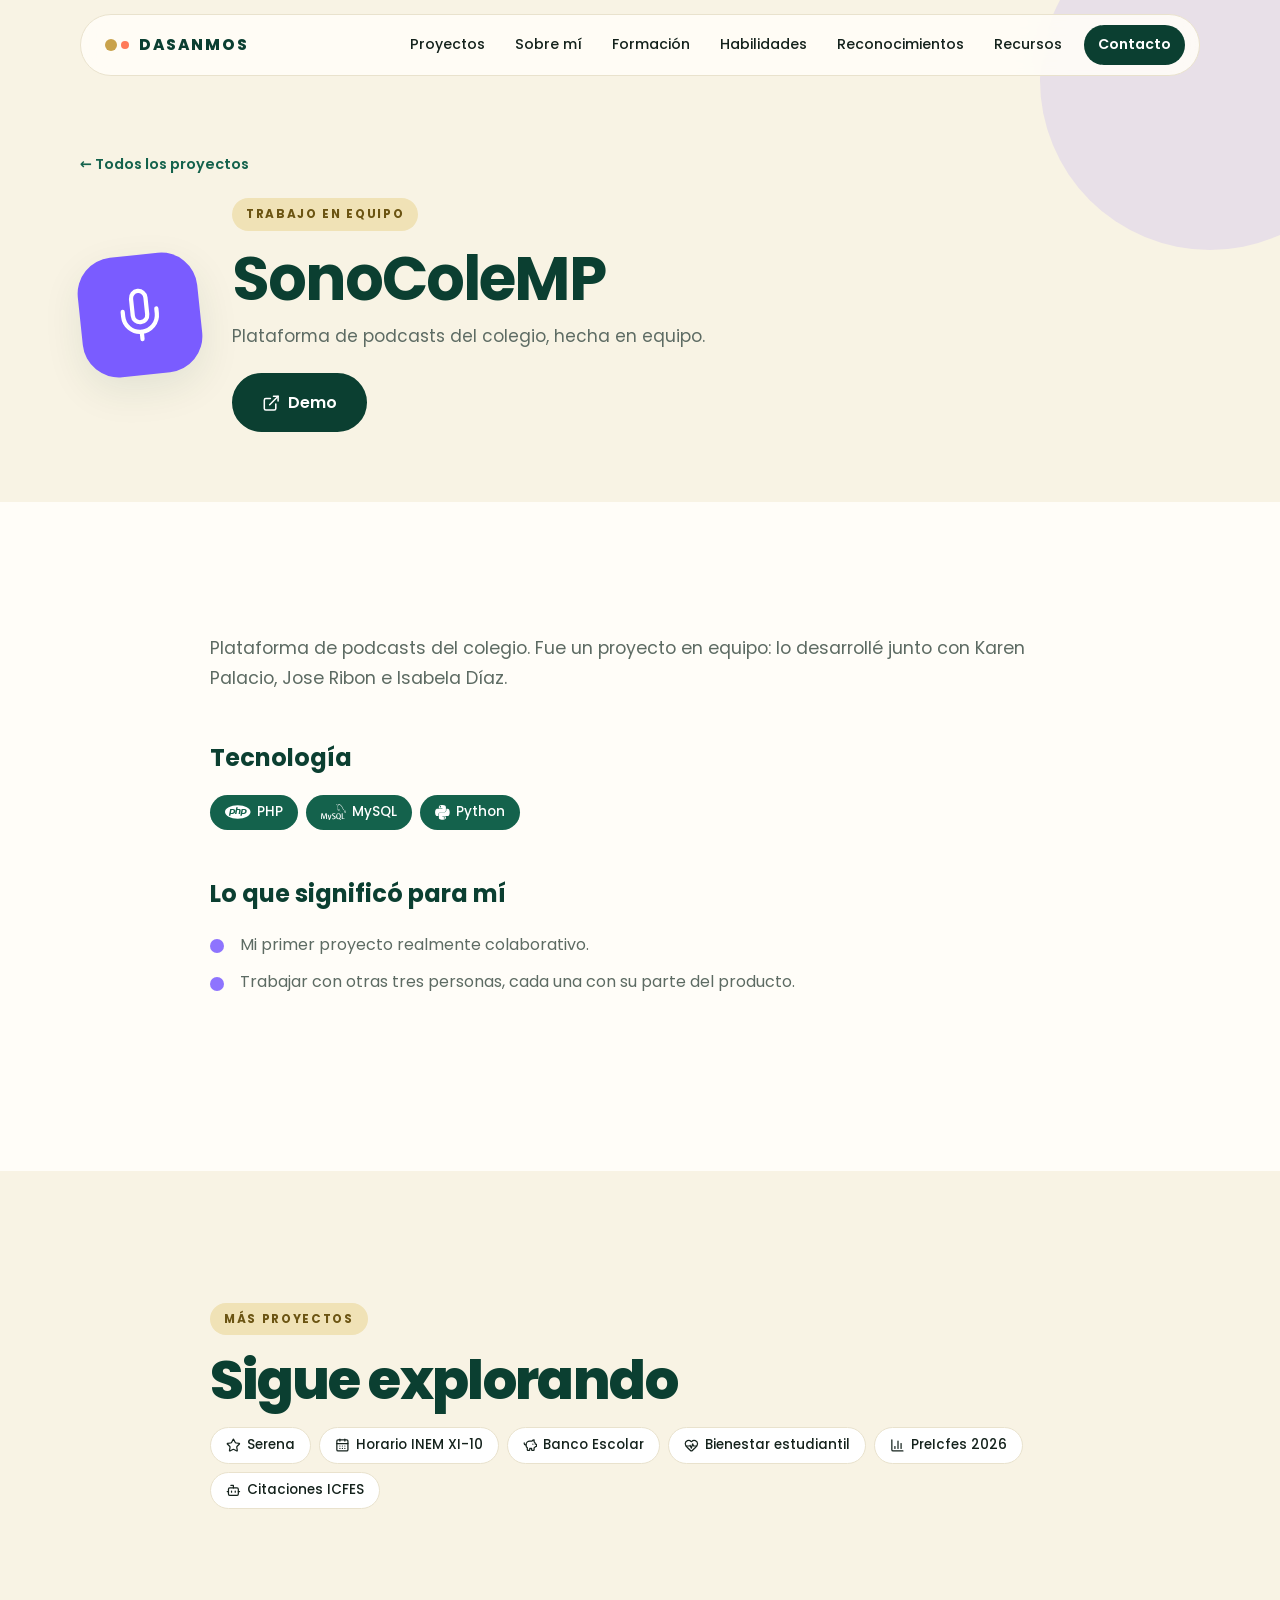
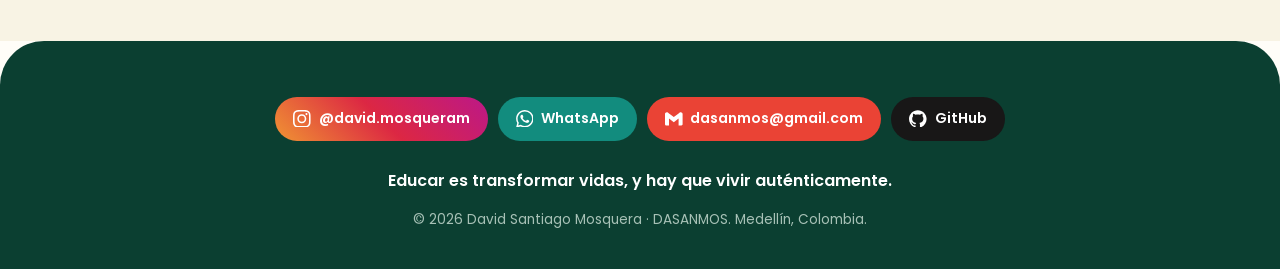
<file: proyectos/sonocolemp.html>
<!DOCTYPE html>
<html lang="es">
<head>
  <meta charset="UTF-8">
  <meta name="viewport" content="width=device-width, initial-scale=1">
  <title>SonoColeMP · DASANMOS</title>
  <meta name="description" content="Plataforma de podcasts del colegio, hecha en equipo.">
  <meta property="og:title" content="SonoColeMP · DASANMOS">
  <meta property="og:description" content="Plataforma de podcasts del colegio, hecha en equipo.">
  <meta property="og:type" content="website">
  <meta property="og:image" content="https://dasanmos.github.io/images/santi.jpg">
  <link rel="icon" href="../images/favicon.svg" type="image/svg+xml">
  <link rel="preconnect" href="https://fonts.googleapis.com">
  <link rel="preconnect" href="https://fonts.gstatic.com" crossorigin>
  <link href="https://fonts.googleapis.com/css2?family=Poppins:wght@400;500;600;700;800&display=swap" rel="stylesheet">
  <link rel="stylesheet" href="../css/styles.css">
</head>
<body>
<header class="nav" id="nav">
  <a class="brand" href="../index.html"><span class="dot"></span>DASANMOS</a>
  <button class="burger" id="burger" aria-label="Abrir menú" aria-expanded="false"><span></span><span></span><span></span></button>
  <nav class="menu" id="menu">
    <a href="../index.html#proyectos">Proyectos</a>
    <a href="../index.html#sobre-mi">Sobre mí</a>
    <a href="../index.html#formacion">Formación</a>
    <a href="../index.html#habilidades">Habilidades</a>
    <a href="../index.html#reconocimientos">Reconocimientos</a>
    <a href="../recursos.html">Recursos</a>
    <a class="cta" href="../index.html#contacto">Contacto</a>
  </nav>
</header>
<main>
<section class="phero" style="--c:var(--violet)">
  <div class="wrap">
    <a class="back" href="../index.html#proyectos">← Todos los proyectos</a>
    <div class="ph-grid">
      <div class="big-ico"><svg class="i" viewBox="0 0 24 24" fill="none" stroke="currentColor" stroke-width="2" stroke-linecap="round" stroke-linejoin="round" aria-hidden="true"><path d="M12 19v3" /> <path d="M19 10v2a7 7 0 0 1-14 0v-2" /> <rect x="9" y="2" width="6" height="13" rx="3" /></svg></div>
      <div>
        <span class="kicker">Trabajo en equipo</span>
        <h1>SonoColeMP</h1>
        <p class="lead">Plataforma de podcasts del colegio, hecha en equipo.</p>
        <a class="btn" href="https://sonocolemp.infinityfreeapp.com/" target="_blank" rel="noopener"><svg class="i" viewBox="0 0 24 24" fill="none" stroke="currentColor" stroke-width="2" stroke-linecap="round" stroke-linejoin="round" aria-hidden="true"><path d="M15 3h6v6" /> <path d="M10 14 21 3" /> <path d="M18 13v6a2 2 0 0 1-2 2H5a2 2 0 0 1-2-2V8a2 2 0 0 1 2-2h6" /></svg> Demo</a> 
      </div>
    </div>
  </div>
</section>
<section class="section" style="--c:var(--violet)">
  <div class="wrap narrow">
    <div class="psec"><p style="font-size:1.1rem">Plataforma de podcasts del colegio. Fue un proyecto en equipo: lo desarrollé junto con Karen Palacio, Jose Ribon e Isabela Díaz.</p></div>
    
    <div class="psec"><h2>Tecnología</h2><div class="chips g"><span><svg class="i b w" style="--b:#777BB4" viewBox="0 4.5 24 15" fill="currentColor" aria-hidden="true"><path d="M7.01 10.207h-.944l-.515 2.648h.838c.556 0 .97-.105 1.242-.314.272-.21.455-.559.55-1.049.092-.47.05-.802-.124-.995-.175-.193-.523-.29-1.047-.29zM12 5.688C5.373 5.688 0 8.514 0 12s5.373 6.313 12 6.313S24 15.486 24 12c0-3.486-5.373-6.312-12-6.312zm-3.26 7.451c-.261.25-.575.438-.917.551-.336.108-.765.164-1.285.164H5.357l-.327 1.681H3.652l1.23-6.326h2.65c.797 0 1.378.209 1.744.628.366.418.476 1.002.33 1.752a2.836 2.836 0 0 1-.305.847c-.143.255-.33.49-.561.703zm4.024.715l.543-2.799c.063-.318.039-.536-.068-.651-.107-.116-.336-.174-.687-.174H11.46l-.704 3.625H9.388l1.23-6.327h1.367l-.327 1.682h1.218c.767 0 1.295.134 1.586.401s.378.7.263 1.299l-.572 2.944h-1.389zm7.597-2.265a2.782 2.782 0 0 1-.305.847c-.143.255-.33.49-.561.703a2.44 2.44 0 0 1-.917.551c-.336.108-.765.164-1.286.164h-1.18l-.327 1.682h-1.378l1.23-6.326h2.649c.797 0 1.378.209 1.744.628.366.417.477 1.001.331 1.751zM17.766 10.207h-.943l-.516 2.648h.838c.557 0 .971-.105 1.242-.314.272-.21.455-.559.551-1.049.092-.47.049-.802-.125-.995s-.524-.29-1.047-.29z"/></svg>PHP</span><span><svg class="i b w" style="--b:#4479A1" viewBox="0 4.5 24 15" fill="currentColor" aria-hidden="true"><path d="M16.405 5.501c-.115 0-.193.014-.274.033v.013h.014c.054.104.146.18.214.273.054.107.1.214.154.32l.014-.015c.094-.066.14-.172.14-.333-.04-.047-.046-.094-.08-.14-.04-.067-.126-.1-.18-.153zM5.77 18.695h-.927a50.854 50.854 0 00-.27-4.41h-.008l-1.41 4.41H2.45l-1.4-4.41h-.01a72.892 72.892 0 00-.195 4.41H0c.055-1.966.192-3.81.41-5.53h1.15l1.335 4.064h.008l1.347-4.064h1.095c.242 2.015.384 3.86.428 5.53zm4.017-4.08c-.378 2.045-.876 3.533-1.492 4.46-.482.716-1.01 1.073-1.583 1.073-.153 0-.34-.046-.566-.138v-.494c.11.017.24.026.386.026.268 0 .483-.075.647-.222.197-.18.295-.382.295-.605 0-.155-.077-.47-.23-.944L6.23 14.615h.91l.727 2.36c.164.536.233.91.205 1.123.4-1.064.678-2.227.835-3.483zm12.325 4.08h-2.63v-5.53h.885v4.85h1.745zm-3.32.135l-1.016-.5c.09-.076.177-.158.255-.25.433-.506.648-1.258.648-2.253 0-1.83-.718-2.746-2.155-2.746-.704 0-1.254.232-1.65.697-.43.508-.646 1.256-.646 2.245 0 .972.19 1.686.574 2.14.35.41.877.615 1.583.615.264 0 .506-.033.725-.098l1.325.772.36-.622zM15.5 17.588c-.225-.36-.337-.94-.337-1.736 0-1.393.424-2.09 1.27-2.09.443 0 .77.167.977.5.224.362.336.936.336 1.723 0 1.404-.424 2.108-1.27 2.108-.445 0-.77-.167-.978-.5zm-1.658-.425c0 .47-.172.856-.516 1.156-.344.3-.803.45-1.384.45-.543 0-1.064-.172-1.573-.515l.237-.476c.438.22.833.328 1.19.328.332 0 .593-.073.783-.22a.754.754 0 00.3-.615c0-.33-.23-.61-.648-.845-.388-.213-1.163-.657-1.163-.657-.422-.307-.632-.636-.632-1.177 0-.45.157-.81.47-1.085.315-.278.72-.415 1.22-.415.512 0 .98.136 1.4.41l-.213.476a2.726 2.726 0 00-1.064-.23c-.283 0-.502.068-.654.206a.685.685 0 00-.248.524c0 .328.234.61.666.85.393.215 1.187.67 1.187.67.433.305.648.63.648 1.168zm9.382-5.852c-.535-.014-.95.04-1.297.188-.1.04-.26.04-.274.167.055.053.063.14.11.214.08.134.218.313.346.407.14.11.28.216.427.31.26.16.555.255.81.416.145.094.293.213.44.313.073.05.12.14.214.172v-.02c-.046-.06-.06-.147-.105-.214-.067-.067-.134-.127-.2-.193a3.223 3.223 0 00-.695-.675c-.214-.146-.682-.35-.77-.595l-.013-.014c.146-.013.32-.066.46-.106.227-.06.435-.047.67-.106.106-.027.213-.06.32-.094v-.06c-.12-.12-.21-.283-.334-.395a8.867 8.867 0 00-1.104-.823c-.21-.134-.476-.22-.697-.334-.08-.04-.214-.06-.26-.127-.12-.146-.19-.34-.275-.514a17.69 17.69 0 01-.547-1.163c-.12-.262-.193-.523-.34-.763-.69-1.137-1.437-1.826-2.586-2.5-.247-.14-.543-.2-.856-.274-.167-.008-.334-.02-.5-.027-.11-.047-.216-.174-.31-.235-.38-.24-1.364-.76-1.644-.072-.18.434.267.862.422 1.082.115.153.26.328.34.5.047.116.06.235.107.356.106.294.207.622.347.897.073.14.153.287.247.413.054.073.146.107.167.227-.094.136-.1.334-.154.5-.24.757-.146 1.693.194 2.25.107.166.362.534.703.393.3-.12.234-.5.32-.835.02-.08.007-.133.048-.187v.015c.094.188.188.367.274.555.206.328.566.668.867.895.16.12.287.328.487.402v-.02h-.015c-.043-.058-.1-.086-.154-.133a3.445 3.445 0 01-.35-.4 8.76 8.76 0 01-.747-1.218c-.11-.21-.202-.436-.29-.643-.04-.08-.04-.2-.107-.24-.1.146-.247.273-.32.453-.127.288-.14.642-.188 1.01-.027.007-.014 0-.027.014-.214-.052-.287-.274-.367-.46-.2-.475-.233-1.238-.06-1.785.047-.14.247-.582.167-.716-.042-.127-.174-.2-.247-.303a2.478 2.478 0 01-.24-.427c-.16-.374-.24-.788-.414-1.162-.08-.173-.22-.354-.334-.513-.127-.18-.267-.307-.368-.52-.033-.073-.08-.194-.027-.274.014-.054.042-.075.094-.09.088-.072.335.022.422.062.247.1.455.194.662.334.094.066.195.193.315.226h.14c.214.047.455.014.655.073.355.114.675.28.962.46a5.953 5.953 0 012.085 2.286c.08.154.115.295.188.455.14.33.313.663.455.982.14.315.275.636.476.897.1.14.502.213.682.286.133.06.34.115.46.188.23.14.454.3.67.454.11.076.443.243.463.378z"/></svg>MySQL</span><span><svg class="i b" style="--b:#3776AB" viewBox="0 0 24 24" fill="currentColor" aria-hidden="true"><path d="M11.858 0c-.978.005-1.913.088-2.736.234C6.7.662 6.26 1.558 6.26 3.21v2.182h5.725v.727H4.111c-1.664 0-3.121 1-3.577 2.903-.526 2.181-.549 3.542 0 5.82.407 1.694 1.379 2.902 3.043 2.902h1.969v-2.616c0-1.89 1.635-3.557 3.576-3.557h5.72c1.591 0 2.862-1.31 2.862-2.91v-5.45c0-1.553-1.309-2.718-2.863-2.977A18 18 0 0 0 11.858 0M8.762 1.755c.591 0 1.074.491 1.074 1.095 0 .601-.483 1.087-1.074 1.087A1.08 1.08 0 0 1 7.688 2.85c0-.604.48-1.095 1.074-1.095m9.656 4.364v2.543c0 1.971-1.671 3.63-3.577 3.63H9.122c-1.566 0-2.862 1.34-2.862 2.91v5.452c0 1.551 1.349 2.464 2.862 2.91 1.813.532 3.55.628 5.72 0 1.44-.418 2.862-1.258 2.862-2.91V18.47h-5.719v-.727h8.582c1.664 0 2.284-1.16 2.862-2.903.598-1.793.573-3.518 0-5.819-.41-1.656-1.196-2.903-2.862-2.903zm-3.216 13.807a1.08 1.08 0 0 1 1.074 1.088c0 .604-.48 1.094-1.074 1.094-.592 0-1.075-.49-1.075-1.094 0-.601.483-1.088 1.075-1.088"/></svg>Python</span></div></div>
    
    <div class="psec"><h2>Lo que significó para mí</h2><ul class="ls"><li>Mi primer proyecto realmente colaborativo.</li><li>Trabajar con otras tres personas, cada una con su parte del producto.</li></ul></div>
  </div>
</section>
<section class="section soft">
  <div class="wrap narrow">
    <span class="kicker">Más proyectos</span>
    <h2 class="title">Sigue explorando</h2>
    <div class="chips"><a href="serena.html"><svg class="i" viewBox="0 0 24 24" fill="none" stroke="currentColor" stroke-width="2" stroke-linecap="round" stroke-linejoin="round" aria-hidden="true"><path d="M11.525 2.295a.53.53 0 0 1 .95 0l2.31 4.679a2.123 2.123 0 0 0 1.595 1.16l5.166.756a.53.53 0 0 1 .294.904l-3.736 3.638a2.123 2.123 0 0 0-.611 1.878l.882 5.14a.53.53 0 0 1-.771.56l-4.618-2.428a2.122 2.122 0 0 0-1.973 0L6.396 21.01a.53.53 0 0 1-.77-.56l.881-5.139a2.122 2.122 0 0 0-.611-1.879L2.16 9.795a.53.53 0 0 1 .294-.906l5.165-.755a2.122 2.122 0 0 0 1.597-1.16z" /></svg> Serena</a><a href="horario-inem.html"><svg class="i" viewBox="0 0 24 24" fill="none" stroke="currentColor" stroke-width="2" stroke-linecap="round" stroke-linejoin="round" aria-hidden="true"><path d="M8 2v3" /> <path d="M16 2v3" /> <rect x="3" y="3" width="18" height="18" rx="2" /> <path d="M3 9h18" /> <path d="M8 13h.01" /> <path d="M12 13h.01" /> <path d="M16 13h.01" /> <path d="M8 17h.01" /> <path d="M12 17h.01" /> <path d="M16 17h.01" /></svg> Horario INEM XI-10</a><a href="banco-escolar.html"><svg class="i" viewBox="0 0 24 24" fill="none" stroke="currentColor" stroke-width="2" stroke-linecap="round" stroke-linejoin="round" aria-hidden="true"><path d="M11 17h3v2a1 1 0 0 0 1 1h2a1 1 0 0 0 1-1v-3a3.16 3.16 0 0 0 2-2h1a1 1 0 0 0 1-1v-2a1 1 0 0 0-1-1h-1a5 5 0 0 0-2-4V3a4 4 0 0 0-3.2 1.6l-.3.4H11a6 6 0 0 0-6 6v1a5 5 0 0 0 2 4v3a1 1 0 0 0 1 1h2a1 1 0 0 0 1-1z" /> <path d="M16 10h.01" /> <path d="M2 8v1a2 2 0 0 0 2 2h1" /></svg> Banco Escolar</a><a href="bienestar-estudiantil.html"><svg class="i" viewBox="0 0 24 24" fill="none" stroke="currentColor" stroke-width="2" stroke-linecap="round" stroke-linejoin="round" aria-hidden="true"><path d="M2 9.5a5.5 5.5 0 0 1 9.591-3.676.56.56 0 0 0 .818 0A5.49 5.49 0 0 1 22 9.5c0 2.29-1.5 4-3 5.5l-5.492 5.313a2 2 0 0 1-3 .019L5 15c-1.5-1.5-3-3.2-3-5.5" /> <path d="M3.22 13H9.5l.5-1 2 4.5 2-7 1.5 3.5h5.27" /></svg> Bienestar estudiantil</a><a href="preicfes-2026.html"><svg class="i" viewBox="0 0 24 24" fill="none" stroke="currentColor" stroke-width="2" stroke-linecap="round" stroke-linejoin="round" aria-hidden="true"><path d="M3 3v16a2 2 0 0 0 2 2h16" /> <path d="M18 17V9" /> <path d="M13 17V5" /> <path d="M8 17v-3" /></svg> PreIcfes 2026</a><a href="citaciones-icfes.html"><svg class="i" viewBox="0 0 24 24" fill="none" stroke="currentColor" stroke-width="2" stroke-linecap="round" stroke-linejoin="round" aria-hidden="true"><path d="M12 8V4H8" /> <rect width="16" height="12" x="4" y="8" rx="2" /> <path d="M2 14h2" /> <path d="M20 14h2" /> <path d="M15 13v2" /> <path d="M9 13v2" /></svg> Citaciones ICFES</a></div>
  </div>
</section>
</main>
<footer class="footer">
  <div class="wrap">
    <div class="socials">
      <a class="pill" style="--c:linear-gradient(45deg,#f09433,#dc2743,#bc1888)" href="https://www.instagram.com/david.mosqueram/" target="_blank" rel="noopener"><svg class="i" viewBox="0 0 24 24" fill="currentColor" aria-hidden="true"><path d="M7.0301.084c-1.2768.0602-2.1487.264-2.911.5634-.7888.3075-1.4575.72-2.1228 1.3877-.6652.6677-1.075 1.3368-1.3802 2.127-.2954.7638-.4956 1.6365-.552 2.914-.0564 1.2775-.0689 1.6882-.0626 4.947.0062 3.2586.0206 3.6671.0825 4.9473.061 1.2765.264 2.1482.5635 2.9107.308.7889.72 1.4573 1.388 2.1228.6679.6655 1.3365 1.0743 2.1285 1.38.7632.295 1.6361.4961 2.9134.552 1.2773.056 1.6884.069 4.9462.0627 3.2578-.0062 3.668-.0207 4.9478-.0814 1.28-.0607 2.147-.2652 2.9098-.5633.7889-.3086 1.4578-.72 2.1228-1.3881.665-.6682 1.0745-1.3378 1.3795-2.1284.2957-.7632.4966-1.636.552-2.9124.056-1.2809.0692-1.6898.063-4.948-.0063-3.2583-.021-3.6668-.0817-4.9465-.0607-1.2797-.264-2.1487-.5633-2.9117-.3084-.7889-.72-1.4568-1.3876-2.1228C21.2982 1.33 20.628.9208 19.8378.6165 19.074.321 18.2017.1197 16.9244.0645 15.6471.0093 15.236-.005 11.977.0014 8.718.0076 8.31.0215 7.0301.0839m.1402 21.6932c-1.17-.0509-1.8053-.2453-2.2287-.408-.5606-.216-.96-.4771-1.3819-.895-.422-.4178-.6811-.8186-.9-1.378-.1644-.4234-.3624-1.058-.4171-2.228-.0595-1.2645-.072-1.6442-.079-4.848-.007-3.2037.0053-3.583.0607-4.848.05-1.169.2456-1.805.408-2.2282.216-.5613.4762-.96.895-1.3816.4188-.4217.8184-.6814 1.3783-.9003.423-.1651 1.0575-.3614 2.227-.4171 1.2655-.06 1.6447-.072 4.848-.079 3.2033-.007 3.5835.005 4.8495.0608 1.169.0508 1.8053.2445 2.228.408.5608.216.96.4754 1.3816.895.4217.4194.6816.8176.9005 1.3787.1653.4217.3617 1.056.4169 2.2263.0602 1.2655.0739 1.645.0796 4.848.0058 3.203-.0055 3.5834-.061 4.848-.051 1.17-.245 1.8055-.408 2.2294-.216.5604-.4763.96-.8954 1.3814-.419.4215-.8181.6811-1.3783.9-.4224.1649-1.0577.3617-2.2262.4174-1.2656.0595-1.6448.072-4.8493.079-3.2045.007-3.5825-.006-4.848-.0608M16.953 5.5864A1.44 1.44 0 1 0 18.39 4.144a1.44 1.44 0 0 0-1.437 1.4424M5.8385 12.012c.0067 3.4032 2.7706 6.1557 6.173 6.1493 3.4026-.0065 6.157-2.7701 6.1506-6.1733-.0065-3.4032-2.771-6.1565-6.174-6.1498-3.403.0067-6.156 2.771-6.1496 6.1738M8 12.0077a4 4 0 1 1 4.008 3.9921A3.9996 3.9996 0 0 1 8 12.0077"/></svg> @david.mosqueram</a>
      <a class="pill" style="--c:#128C7E" href="https://wa.me/@david.mosqueram" target="_blank" rel="noopener"><svg class="i" viewBox="0 0 24 24" fill="currentColor" aria-hidden="true"><path d="M17.472 14.382c-.297-.149-1.758-.867-2.03-.967-.273-.099-.471-.148-.67.15-.197.297-.767.966-.94 1.164-.173.199-.347.223-.644.075-.297-.15-1.255-.463-2.39-1.475-.883-.788-1.48-1.761-1.653-2.059-.173-.297-.018-.458.13-.606.134-.133.298-.347.446-.52.149-.174.198-.298.298-.497.099-.198.05-.371-.025-.52-.075-.149-.669-1.612-.916-2.207-.242-.579-.487-.5-.669-.51-.173-.008-.371-.01-.57-.01-.198 0-.52.074-.792.372-.272.297-1.04 1.016-1.04 2.479 0 1.462 1.065 2.875 1.213 3.074.149.198 2.096 3.2 5.077 4.487.709.306 1.262.489 1.694.625.712.227 1.36.195 1.871.118.571-.085 1.758-.719 2.006-1.413.248-.694.248-1.289.173-1.413-.074-.124-.272-.198-.57-.347m-5.421 7.403h-.004a9.87 9.87 0 01-5.031-1.378l-.361-.214-3.741.982.998-3.648-.235-.374a9.86 9.86 0 01-1.51-5.26c.001-5.45 4.436-9.884 9.888-9.884 2.64 0 5.122 1.03 6.988 2.898a9.825 9.825 0 012.893 6.994c-.003 5.45-4.437 9.884-9.885 9.884m8.413-18.297A11.815 11.815 0 0012.05 0C5.495 0 .16 5.335.157 11.892c0 2.096.547 4.142 1.588 5.945L.057 24l6.305-1.654a11.882 11.882 0 005.683 1.448h.005c6.554 0 11.89-5.335 11.893-11.893a11.821 11.821 0 00-3.48-8.413Z"/></svg> WhatsApp</a>
      <a class="pill" style="--c:#EA4335" href="mailto:dasanmos@gmail.com"><svg class="i" viewBox="0 0 24 24" fill="currentColor" aria-hidden="true"><path d="M24 5.457v13.909c0 .904-.732 1.636-1.636 1.636h-3.819V11.73L12 16.64l-6.545-4.91v9.273H1.636A1.636 1.636 0 0 1 0 19.366V5.457c0-2.023 2.309-3.178 3.927-1.964L5.455 4.64 12 9.548l6.545-4.91 1.528-1.145C21.69 2.28 24 3.434 24 5.457z"/></svg> dasanmos@gmail.com</a>
      <a class="pill" style="--c:#181717" href="https://github.com/dasanmos" target="_blank" rel="noopener"><svg class="i" viewBox="0 0 24 24" fill="currentColor" aria-hidden="true"><path d="M12 .297c-6.63 0-12 5.373-12 12 0 5.303 3.438 9.8 8.205 11.385.6.113.82-.258.82-.577 0-.285-.01-1.04-.015-2.04-3.338.724-4.042-1.61-4.042-1.61C4.422 18.07 3.633 17.7 3.633 17.7c-1.087-.744.084-.729.084-.729 1.205.084 1.838 1.236 1.838 1.236 1.07 1.835 2.809 1.305 3.495.998.108-.776.417-1.305.76-1.605-2.665-.3-5.466-1.332-5.466-5.93 0-1.31.465-2.38 1.235-3.22-.135-.303-.54-1.523.105-3.176 0 0 1.005-.322 3.3 1.23.96-.267 1.98-.399 3-.405 1.02.006 2.04.138 3 .405 2.28-1.552 3.285-1.23 3.285-1.23.645 1.653.24 2.873.12 3.176.765.84 1.23 1.91 1.23 3.22 0 4.61-2.805 5.625-5.475 5.92.42.36.81 1.096.81 2.22 0 1.606-.015 2.896-.015 3.286 0 .315.21.69.825.57C20.565 22.092 24 17.592 24 12.297c0-6.627-5.373-12-12-12"/></svg> GitHub</a>
    </div>
    <q>Educar es transformar vidas, y hay que vivir auténticamente.</q>
    <p>© <span id="year">2026</span> David Santiago Mosquera · DASANMOS. Medellín, Colombia.</p>
  </div>
</footer>
<script src="../js/main.js"></script>
</body>
</html>
</file>
<file: css/styles.css>
/* DASANMOS · estilo: hoja de vida (verde, dorado, crema) + minimalista + juvenil */
:root{
  --green:#0b3f31; --green2:#14624c; --gold:#c9a24b; --goldsoft:#f0e2b6;
  --cream:#f8f3e4; --paper:#fffdf8; --ink:#14221c; --muted:#5d6b63;
  --sky:#4fa8c8; --coral:#ff7a59; --violet:#7a5cff; --rose:#e8588d; --leaf:#2fa37a;
  --line:#e9e2cd; --r:28px; --shadow:0 14px 40px rgba(11,63,49,.09);
}
*{box-sizing:border-box;margin:0;padding:0}
html{scroll-behavior:smooth;scroll-padding-top:90px}
body{font-family:'Poppins',system-ui,sans-serif;background:var(--paper);color:var(--ink);line-height:1.7;-webkit-font-smoothing:antialiased;overflow-x:hidden}
a{color:inherit;text-decoration:none}
img{max-width:100%;display:block}
ul{list-style:none}
.wrap{width:min(1120px,90%);margin:0 auto}
.narrow{width:min(860px,90%)}

/* NAV (píldora flotante) */
.nav{position:fixed;top:14px;left:50%;transform:translateX(-50%);width:min(1120px,94%);height:62px;z-index:50;display:flex;align-items:center;justify-content:space-between;padding:0 14px 0 24px;border-radius:999px;background:rgba(255,253,248,.88);backdrop-filter:blur(14px);border:1px solid var(--line);transition:box-shadow .3s}
.nav.scrolled{box-shadow:var(--shadow)}
.brand{font-weight:800;letter-spacing:.14em;font-size:.95rem;display:flex;align-items:center;gap:10px;color:var(--green)}
.brand .dot{width:12px;height:12px;border-radius:50%;background:var(--gold);box-shadow:14px 0 0 -2px var(--coral)}
.brand .dot{margin-right:12px}
.menu{display:flex;gap:2px;align-items:center}
.menu a{padding:8px 14px;border-radius:999px;font-size:.88rem;font-weight:500;color:var(--ink);transition:.2s}
.menu a:hover{background:var(--cream)}
.menu a.cta{background:var(--green);color:#fff;font-weight:600;margin-left:6px}
.menu a.cta:hover{background:var(--green2)}
.burger{display:none;background:none;border:0;cursor:pointer;width:44px;height:44px;flex-direction:column;gap:5px;align-items:center;justify-content:center}
.burger span{width:22px;height:2px;background:var(--green);border-radius:2px}

/* BOTONES */
.btn{display:inline-flex;align-items:center;gap:8px;padding:14px 28px;border-radius:999px;background:var(--green);color:#fff;font:inherit;font-weight:600;border:2px solid var(--green);cursor:pointer;transition:.25s}
.btn:hover{background:var(--green2);border-color:var(--green2);transform:translateY(-3px)}
.btn.ghost{background:transparent;color:var(--green)}
.btn.ghost:hover{background:var(--green);color:#fff}
.btn.gold{background:var(--gold);border-color:var(--gold);color:var(--green)}
.btn.gold:hover{background:#d9b45e;border-color:#d9b45e}

/* HERO */
.hero{padding:140px 0 90px;position:relative;overflow:hidden;background:var(--cream)}
.hero::before,.hero::after{content:"";position:absolute;border-radius:50%;z-index:0}
.hero::before{width:380px;height:380px;background:var(--goldsoft);top:-120px;left:-120px}
.hero::after{width:260px;height:260px;background:#d8efe4;bottom:-90px;right:30%}
.hero-grid{position:relative;z-index:1;display:grid;grid-template-columns:1.15fr .85fr;gap:56px;align-items:center}
.eyebrow{display:inline-block;background:#fff;border:1px solid var(--line);border-radius:999px;padding:7px 16px;font-size:.8rem;font-weight:600;color:var(--green2);margin-bottom:22px}
.slides{display:grid}
.slide{grid-area:1/1;opacity:0;visibility:hidden;transform:translateY(16px);transition:opacity .7s,transform .7s,visibility .7s}
.slide.active{opacity:1;visibility:visible;transform:none}
.slide h1{font-size:clamp(2.4rem,5.6vw,4.4rem);line-height:1.05;font-weight:800;letter-spacing:-.035em;color:var(--green);margin-bottom:20px}
.hl{background:linear-gradient(transparent 62%,var(--goldsoft) 0)}
.slide p{font-size:1.1rem;color:var(--muted);max-width:50ch;margin-bottom:28px}
.cui{display:flex;align-items:center;gap:14px;margin:30px 0 26px}
.arrow{width:42px;height:42px;border-radius:50%;border:2px solid var(--green);background:transparent;color:var(--green);cursor:pointer;font-size:.95rem;transition:.2s}
.arrow:hover{background:var(--green);color:#fff}
.dots{display:flex;gap:8px}
.dots button{width:10px;height:10px;border-radius:50%;border:0;background:#cfc7ad;cursor:pointer;transition:.25s}
.dots button.on{background:var(--coral);width:28px;border-radius:99px}
.socials{display:flex;flex-wrap:wrap;gap:10px}
.pill{display:inline-flex;align-items:center;gap:8px;padding:10px 18px;border-radius:999px;background:var(--c,var(--green));color:#fff;font-size:.88rem;font-weight:600;transition:.25s}
.pill:hover{transform:translateY(-3px) rotate(-1.5deg)}
.hero-photo{position:relative;max-width:420px;margin-inline:auto;width:100%}
.hero-photo::before{content:"";position:absolute;inset:-4% 6% 8% -6%;background:var(--coral);border-radius:46% 54% 50% 50%/55% 45% 55% 45%;transform:rotate(-8deg)}
.hero-photo::after{content:"";position:absolute;width:90px;height:90px;border-radius:50%;background:var(--sky);top:-18px;right:-10px}
.hero-photo img{position:relative;z-index:1;width:100%;aspect-ratio:1;object-fit:cover;object-position:center 22%;border-radius:44% 56% 52% 48%/50% 46% 54% 50%;border:6px solid var(--gold);background:#fff}
.sticker{position:absolute;z-index:2;right:-8px;bottom:22px;background:var(--gold);color:var(--green);padding:10px 20px;border-radius:999px;font-weight:700;font-size:.85rem;transform:rotate(-6deg);box-shadow:var(--shadow)}

/* CIFRAS */
.strip{display:grid;grid-template-columns:repeat(5,1fr);gap:16px;margin-top:-44px;position:relative;z-index:3}
.strip div{background:#fff;border:1px solid var(--line);border-radius:24px;padding:22px 12px;text-align:center;box-shadow:var(--shadow)}
.strip b{display:block;font-size:2.2rem;font-weight:800;line-height:1.1;color:var(--c,var(--green2))}
.strip span{font-size:.8rem;color:var(--muted);line-height:1.3;display:block;margin-top:6px}

/* SECCIONES */
.section{padding:clamp(72px,11vw,132px) 0}
.soft{background:var(--cream)}
.kicker{display:inline-block;background:var(--goldsoft);color:#6b5412;font-weight:700;font-size:.74rem;letter-spacing:.14em;text-transform:uppercase;padding:6px 14px;border-radius:999px;margin-bottom:16px}
.title{font-size:clamp(2rem,4.6vw,3.4rem);line-height:1.1;font-weight:800;letter-spacing:-.03em;color:var(--green);margin-bottom:16px;max-width:20ch}
.lead{color:var(--muted);max-width:60ch;font-size:1.06rem;margin-bottom:48px}
.sub{font-size:1.15rem;font-weight:700;color:var(--green);margin:36px 0 14px}

/* TARJETAS */
.cards{display:grid;grid-template-columns:repeat(auto-fill,minmax(300px,1fr));gap:24px}
.card{--c:var(--green2);position:relative;background:#fff;border:1px solid var(--line);border-radius:var(--r);padding:30px 28px 26px;overflow:hidden;display:flex;flex-direction:column;gap:12px;box-shadow:var(--shadow);transition:transform .3s}
.card::before{content:"";position:absolute;width:130px;height:130px;border-radius:50%;background:var(--c);opacity:.14;top:-44px;right:-34px;transition:transform .4s}
.card:hover{transform:translateY(-8px) rotate(-.6deg)}
.card:hover::before{transform:scale(1.6)}
.ico{position:relative;width:54px;height:54px;border-radius:18px;background:var(--c);display:grid;place-items:center;font-size:1.5rem}
.card h3{font-size:1.25rem;line-height:1.25;color:var(--green);position:relative}
.card p{color:var(--muted);font-size:.93rem;position:relative}
.stack{display:flex;flex-wrap:wrap;gap:6px;margin-top:auto;padding-top:6px;position:relative}
.stack span{background:var(--cream);border-radius:999px;font-size:.74rem;font-weight:600;padding:3px 12px;color:var(--green)}
.more{font-weight:700;color:var(--c);font-size:.92rem;position:relative}
.card.star{grid-column:1/-1;background:var(--green);color:#fff;flex-direction:row;gap:32px;align-items:center;padding:38px}
.card.star::before{background:var(--gold);opacity:.22;width:300px;height:300px;top:-110px;right:-80px}
.card.star h3{color:#fff;font-size:1.8rem}
.card.star p{color:#cfe2d8;font-size:1rem}
.card.star .stack span{background:rgba(255,255,255,.14);color:#fff}
.card.star .more{color:var(--gold)}
.card.star .body{display:flex;flex-direction:column;gap:12px;position:relative}
.tagstar{align-self:flex-start;background:var(--gold);color:var(--green);font-weight:800;font-size:.7rem;letter-spacing:.1em;text-transform:uppercase;padding:4px 12px;border-radius:999px}

/* SOBRE MI */
.about{display:grid;grid-template-columns:1.2fr .8fr;gap:48px;align-items:start}
.about p{color:var(--muted);margin-bottom:16px}
.quote{background:var(--green);color:#fff;border-radius:var(--r);padding:30px;font-size:1.15rem;font-weight:600;line-height:1.45;position:relative}
.quote small{display:block;margin-top:12px;font-size:.8rem;font-weight:400;color:var(--goldsoft)}
.facts{display:grid;gap:12px;margin-top:20px}
.fact{background:#fff;border:1px solid var(--line);border-radius:20px;padding:14px 18px}
.fact b{display:block;font-size:.72rem;letter-spacing:.12em;text-transform:uppercase;color:var(--gold)}
.fact span{font-size:.95rem}
.chips{display:flex;flex-wrap:wrap;gap:8px}
.chips span,.chips a{background:#fff;border:1px solid var(--line);padding:6px 15px;border-radius:999px;font-size:.84rem;font-weight:500}
.chips a:hover{background:var(--green);color:#fff}
.chips.g span{background:var(--green2);color:#fff;border:0}
.chips.y span{background:var(--gold);color:var(--green);border:0;font-weight:600}

/* FORMACION / EXPERIENCIA */
.two{display:grid;grid-template-columns:1fr 1fr;gap:36px}
.col h3{font-size:1.35rem;color:var(--green);margin-bottom:18px}
.item{display:grid;grid-template-columns:14px 1fr;gap:16px;background:#fff;border:1px solid var(--line);border-radius:22px;padding:18px 22px;margin-bottom:14px;transition:.25s}
.item:hover{transform:translateX(6px)}
.item i{width:14px;height:14px;border-radius:50%;background:var(--c,var(--green2));margin-top:7px}
.item b{display:block;color:var(--green);line-height:1.35}
.item span{display:block;font-size:.88rem;color:var(--muted)}
.item em{font-style:normal;display:inline-block;margin-top:6px;font-size:.76rem;font-weight:700;background:var(--goldsoft);color:#6b5412;border-radius:99px;padding:2px 12px}

/* GRAFICOS */
.charts{display:grid;grid-template-columns:1.3fr 1fr;gap:28px;align-items:start}
.chartbox{background:#fff;border:1px solid var(--line);border-radius:var(--r);padding:28px}
.chartbox h3{font-size:1.05rem;color:var(--green);margin-bottom:6px}
.bar{display:grid;grid-template-columns:minmax(110px,200px) 1fr 34px;gap:12px;align-items:center;font-size:.84rem;margin:11px 0}
.track{height:14px;background:var(--cream);border-radius:99px;overflow:hidden}
.track i{display:block;height:100%;width:0;background:var(--c,var(--green2));border-radius:99px;transition:width 1.2s cubic-bezier(.2,.8,.2,1)}
.chartbox.in .track i{width:calc(var(--v)*1%)}
.bar b{text-align:right;color:var(--muted);font-weight:600}
.legend{display:flex;flex-wrap:wrap;gap:16px;margin-top:18px;font-size:.78rem;color:var(--muted)}
.legend i{display:inline-block;width:11px;height:11px;border-radius:50%;margin-right:6px;vertical-align:-1px}
.donut{display:grid;place-items:center;position:relative;margin:10px auto}
.donut svg{width:190px;height:190px;transform:rotate(-90deg)}
.donut circle{fill:none;stroke-width:5.2}
.donut .c{position:absolute;text-align:center;line-height:1.15}
.donut .c b{font-size:2.2rem;font-weight:800;color:var(--green)}
.donut .c span{display:block;font-size:.72rem;color:var(--muted)}

/* TRAYECTORIA */
.steps{display:grid;grid-template-columns:repeat(auto-fit,minmax(190px,1fr));gap:18px}
.step{--c:var(--green2);background:#fff;border:1px solid var(--line);border-radius:24px;padding:22px}
.step .n{width:38px;height:38px;border-radius:50%;background:var(--c);color:#fff;display:grid;place-items:center;font-weight:700;margin-bottom:12px}
.step b{display:block;color:var(--green);line-height:1.3;margin-bottom:4px}
.step span{font-size:.85rem;color:var(--muted)}

/* RECONOCIMIENTOS */
.recs{display:grid;grid-template-columns:repeat(auto-fit,minmax(240px,1fr));gap:20px}
.rec{--c:var(--gold);background:#fff;border:1px solid var(--line);border-radius:var(--r);padding:28px;position:relative;overflow:hidden}
.rec .e{font-size:2rem;display:block;margin-bottom:10px}
.rec p{font-weight:600;color:var(--green);line-height:1.45}
.rec::after{content:"";position:absolute;left:0;bottom:0;height:6px;width:100%;background:var(--c)}

/* CTA RECURSOS */
.cta-box{background:var(--green);color:#fff;border-radius:40px;padding:clamp(32px,6vw,64px);display:grid;grid-template-columns:1.3fr 1fr;gap:28px;align-items:center;position:relative;overflow:hidden}
.cta-box::before{content:"";position:absolute;width:260px;height:260px;border-radius:50%;background:var(--gold);opacity:.2;right:-70px;top:-90px}
.cta-box h2{font-size:clamp(1.8rem,4vw,2.8rem);line-height:1.1;letter-spacing:-.02em;margin-bottom:12px}
.cta-box p{color:#cfe2d8}
.cta-box .chips{position:relative}
.cta-box .chips a{background:rgba(255,255,255,.12);border-color:rgba(255,255,255,.25);color:#fff}
.cta-box .chips a:hover{background:var(--gold);color:var(--green)}

/* CONTACTO */
.contact{display:grid;grid-template-columns:1fr 1.2fr;gap:40px;align-items:start}
.contact .socials{flex-direction:column;align-items:flex-start;margin-top:22px}
.contact .pill{font-size:.95rem;padding:12px 22px}
form{display:grid;gap:16px;background:#fff;border:1px solid var(--line);border-radius:var(--r);padding:30px;box-shadow:var(--shadow)}
label{display:grid;gap:6px;font-weight:600;font-size:.88rem;color:var(--green)}
input,textarea{font:inherit;font-weight:400;color:var(--ink);padding:13px 16px;border-radius:18px;border:1.5px solid var(--line);background:var(--paper)}
input:focus,textarea:focus{outline:0;border-color:var(--green2);box-shadow:0 0 0 4px rgba(20,98,76,.14)}
.hp{position:absolute;left:-9999px}
.hint{font-size:.82rem;color:var(--muted)}
.status{font-size:.9rem;font-weight:600;color:var(--green2)}
.status.err{color:#c2412d}

/* PAGINAS DE PROYECTO / RECURSOS */
.phero{--c:var(--green2);padding:150px 0 70px;background:var(--cream);position:relative;overflow:hidden}
.phero::after{content:"";position:absolute;width:340px;height:340px;border-radius:50%;background:var(--c);opacity:.13;right:-100px;top:-90px}
.back{display:inline-block;font-weight:600;font-size:.9rem;color:var(--green2);margin-bottom:22px}
.back:hover{text-decoration:underline}
.ph-grid{display:grid;grid-template-columns:auto 1fr;gap:32px;align-items:center;position:relative;z-index:1}
.big-ico{width:120px;height:120px;border-radius:36px;background:var(--c);display:grid;place-items:center;font-size:3.4rem;transform:rotate(-6deg);box-shadow:var(--shadow)}
.phero h1{font-size:clamp(2.2rem,5vw,3.8rem);line-height:1.05;letter-spacing:-.03em;color:var(--green);margin-bottom:12px}
.phero .lead{margin-bottom:22px}
.psec{margin-bottom:44px}
.psec h2{font-size:1.5rem;color:var(--green);margin-bottom:16px}
.psec p{color:var(--muted);margin-bottom:12px}
.psec ul.ls{display:grid;gap:10px}
.psec ul.ls li{position:relative;padding-left:30px;color:var(--muted)}
.psec ul.ls li::before{content:"";position:absolute;left:0;top:.55em;width:14px;height:14px;border-radius:50%;background:var(--c,var(--green2));opacity:.85}
.psec ul.ls strong{color:var(--ink)}
.status-box{background:#fff;border:1px solid var(--line);border-left:6px solid var(--c,var(--green2));border-radius:20px;padding:18px 22px;margin-bottom:36px}
.status-box b{color:var(--green)}
.shots{display:grid;grid-template-columns:repeat(3,1fr);gap:16px;margin-bottom:44px}
.shots img{border-radius:20px;border:1px solid var(--line);box-shadow:var(--shadow);width:100%;aspect-ratio:4/3;object-fit:cover;background:#fff}
.pstats{display:grid;grid-template-columns:repeat(6,1fr);gap:12px;margin-bottom:44px}
.pstats div{background:#fff;border:1px solid var(--line);border-radius:20px;padding:16px 8px;text-align:center}
.pstats b{display:block;font-size:1.8rem;color:var(--c,var(--green2));font-weight:800;line-height:1.1}
.pstats span{font-size:.72rem;color:var(--muted);line-height:1.3;display:block;margin-top:4px}
.twol{display:grid;grid-template-columns:1fr 1fr;gap:28px}
.table-wrap{overflow-x:auto;border-radius:22px;border:1px solid var(--line);background:#fff}
table{width:100%;border-collapse:collapse;min-width:560px}
th,td{padding:14px 18px;text-align:left;border-bottom:1px solid var(--line);font-size:.9rem;vertical-align:top}
th{background:var(--green);color:#fff}
tr:last-child td{border-bottom:0}
code{background:var(--cream);padding:.1em .45em;border-radius:6px;font-size:.88em}
.filters{display:flex;flex-wrap:wrap;gap:10px;margin-bottom:32px}
.filters button{font:inherit;font-weight:600;font-size:.88rem;padding:9px 20px;border-radius:999px;border:2px solid var(--green);background:transparent;color:var(--green);cursor:pointer;transition:.2s}
.filters button.on,.filters button:hover{background:var(--green);color:#fff}
.soon{border-style:dashed;background:transparent;box-shadow:none}
.soon:hover{transform:none}

/* FOOTER */
.footer{background:var(--green);color:#cfe2d8;border-radius:44px 44px 0 0;padding:56px 0 38px;text-align:center;margin-top:0}
.footer .socials{justify-content:center;margin-bottom:26px}
.footer q{display:block;font-weight:600;color:#fff;margin-bottom:14px;quotes:none}
.footer p{font-size:.85rem;opacity:.8}

/* ANIMACION */
.reveal{opacity:0;transform:translateY(28px);transition:opacity .7s,transform .7s}
.reveal.in{opacity:1;transform:none}
@media (prefers-reduced-motion:reduce){
  *{animation:none!important;transition:none!important;scroll-behavior:auto!important}
  .reveal{opacity:1;transform:none}
  .track i{width:calc(var(--v)*1%)}
}

/* RESPONSIVE */
@media (max-width:960px){
  .hero-grid{grid-template-columns:1fr;gap:40px}
  .hero-photo{max-width:320px;order:-1}
  .strip{grid-template-columns:repeat(2,1fr);margin-top:-30px}
  .about,.two,.charts,.contact,.cta-box,.twol{grid-template-columns:1fr}
  .card.star{flex-direction:column;align-items:flex-start}
  .pstats{grid-template-columns:repeat(3,1fr)}
}
@media (max-width:760px){
  .burger{display:flex}
  .menu{position:absolute;top:70px;left:0;right:0;background:#fff;border:1px solid var(--line);border-radius:28px;flex-direction:column;align-items:stretch;padding:12px;box-shadow:var(--shadow);transform:translateY(-12px) scale(.98);opacity:0;visibility:hidden;transition:.25s}
  .menu.open{transform:none;opacity:1;visibility:visible}
  .menu a{padding:13px 16px}
  .menu a.cta{margin:6px 0 0;text-align:center}
  .ph-grid{grid-template-columns:1fr}
  .big-ico{width:92px;height:92px;font-size:2.6rem}
  .shots{grid-template-columns:1fr}
  .bar{grid-template-columns:1fr 34px}
  .bar>span{grid-column:1/-1}
  .arrow{width:38px;height:38px}
}

/* ICONOS */
.i{width:1.15em;height:1.15em;flex:none;vertical-align:-.2em}
.i.b{color:var(--b)}
.card.star .i.b,.chips.g .i.b,.chips.y .i.b,.cta-box .i.b,.pill .i.b{color:currentColor}
.chips span,.chips a,.stack span{display:inline-flex;align-items:center;gap:.45em}
.chips span .i,.chips a .i,.stack span .i{width:1.1em;height:1.1em;vertical-align:0}
.bar .lbl{display:inline-flex;align-items:center;gap:.55em}
.bar .lbl .i{width:1.25em;height:1.25em;vertical-align:0}
.ico .i{width:28px;height:28px;color:#fff}
.big-ico .i{width:58px;height:58px;color:#fff;stroke-width:1.75}
.rec .e .i{width:36px;height:36px;color:var(--c)}
.step b .i,.sub .i,.col h3 .i,.panel h3 .i,.psec h2 .i{color:var(--gold);width:1.1em;height:1.1em;margin-right:.1em}
.step b{display:flex;align-items:center;gap:.5em}
.pill .i{width:1.25em;height:1.25em;vertical-align:-.25em}
.pill{gap:.55em}
.sticker .i{width:1.1em;height:1.1em;vertical-align:-.2em;color:var(--green)}
.arrow{display:grid;place-items:center}
.arrow .i{width:1.3em;height:1.3em}
.btn .i{width:1.15em;height:1.15em}
.links a .i,.psec .btn .i{margin-right:.2em}
.fact b{display:flex;align-items:center;gap:.5em}
.fact b .i{width:1.2em;height:1.2em;color:var(--gold)}
.more .i{width:1em;height:1em}
.i.w{width:1.9em;height:1.19em}
.chips span .i.w,.chips a .i.w,.stack span .i.w{width:1.9em;height:1.19em}
.bar .lbl .i.w{width:2em;height:1.25em}
.card.star h3{display:flex;align-items:center;gap:.4em}
.card.star h3 .i{color:var(--gold);fill:var(--gold);width:1em;height:1em}
</file>
